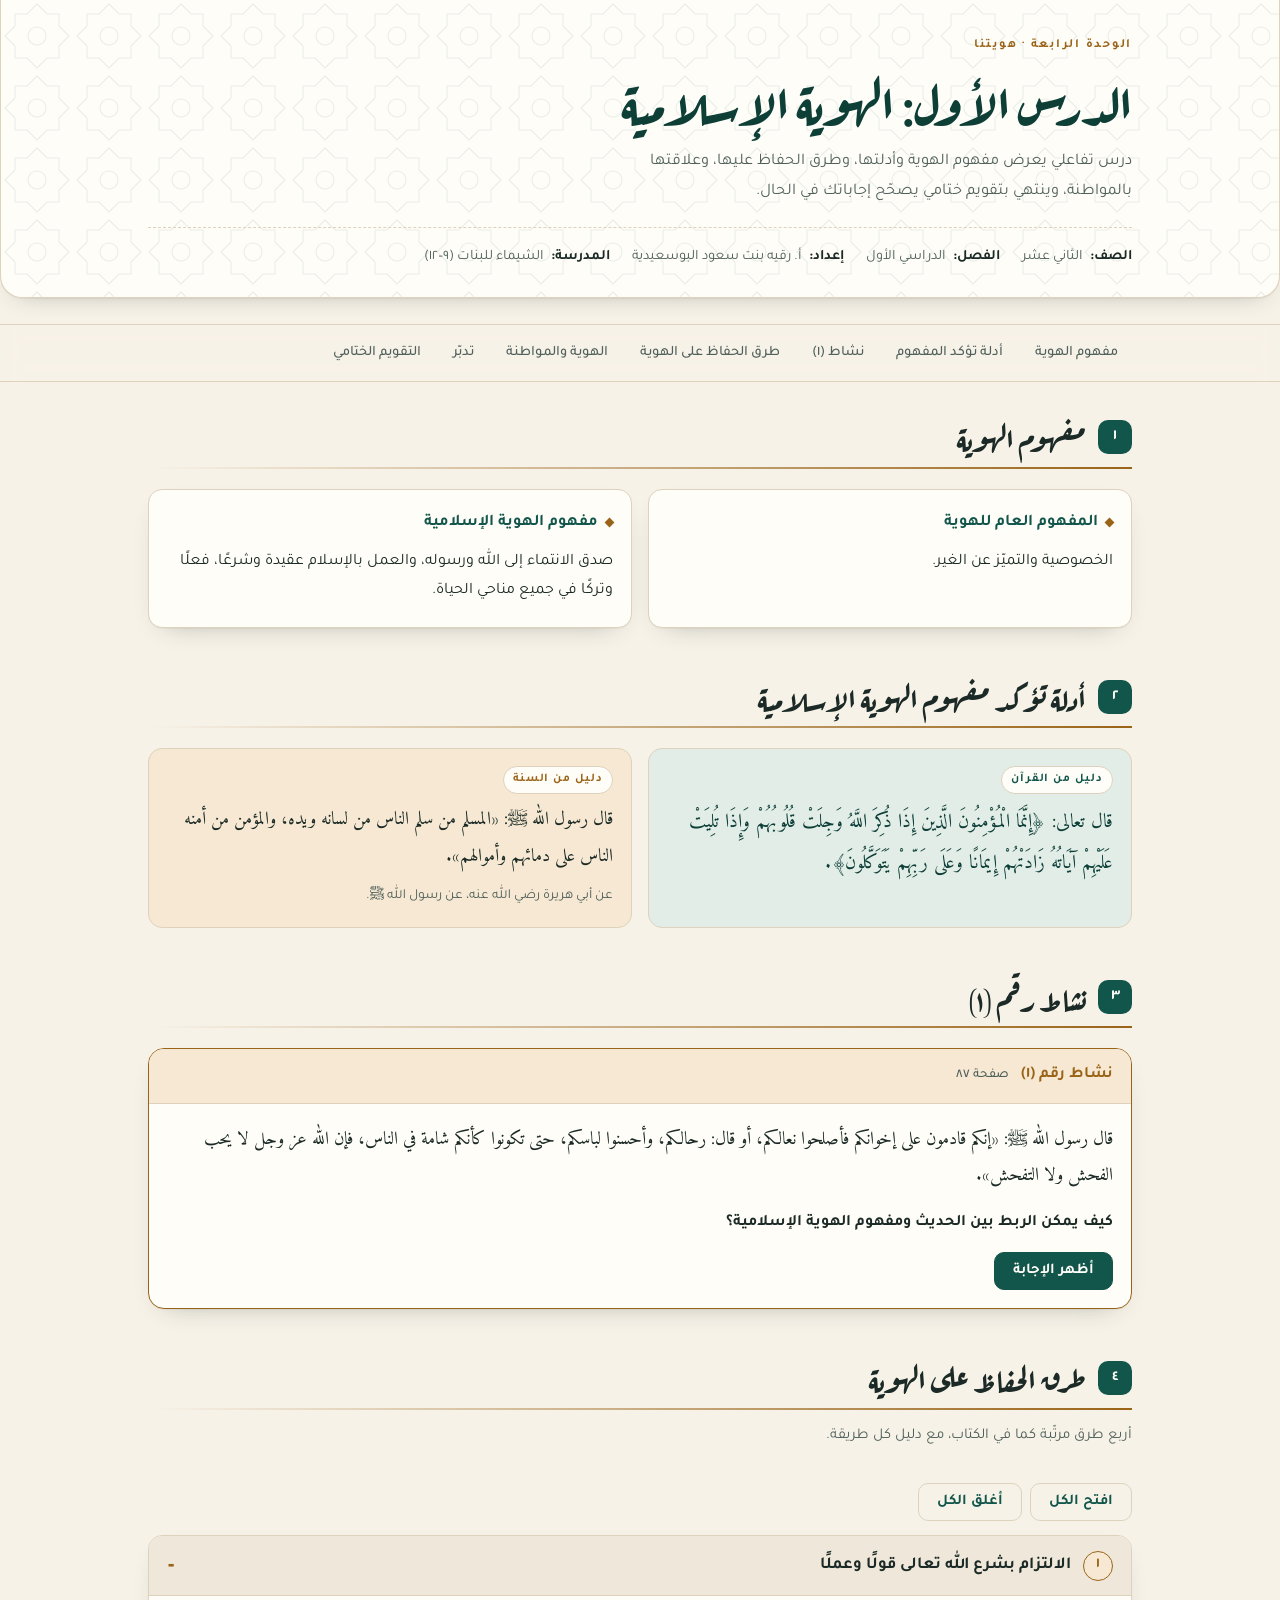
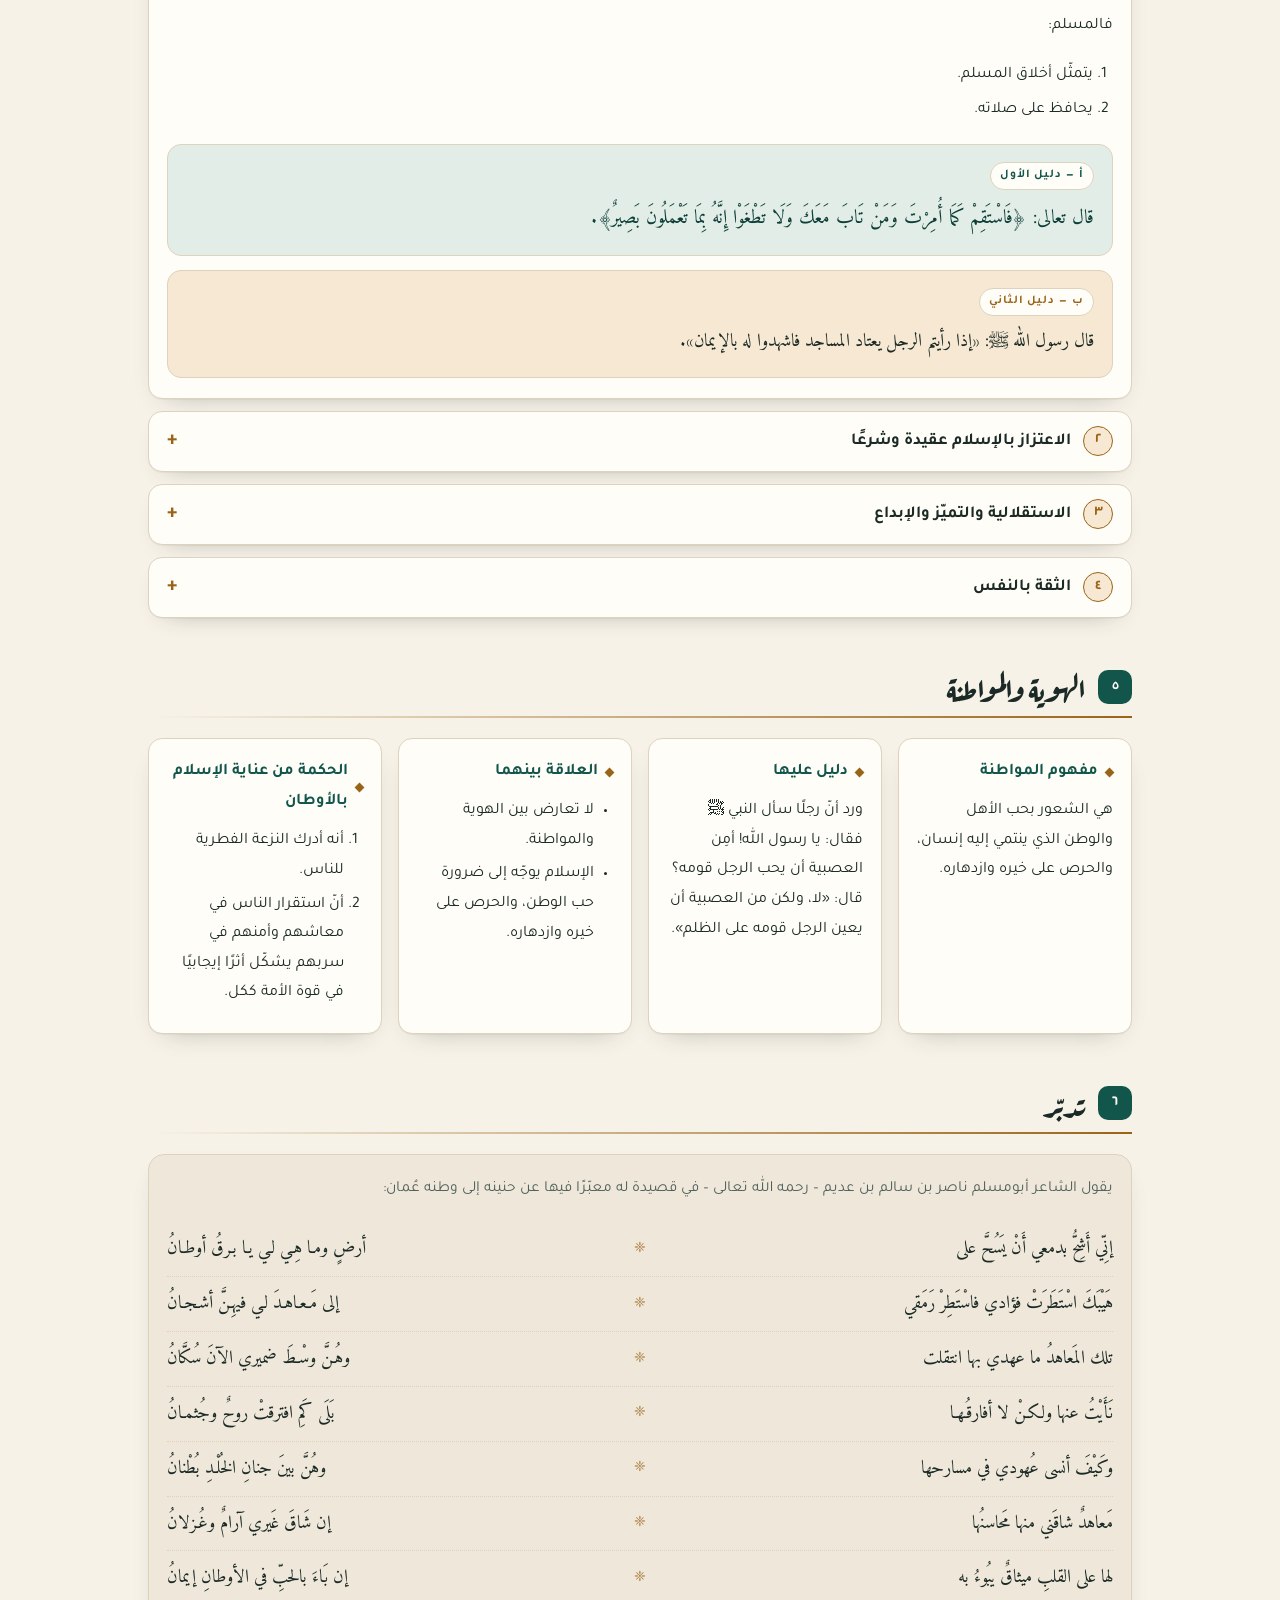
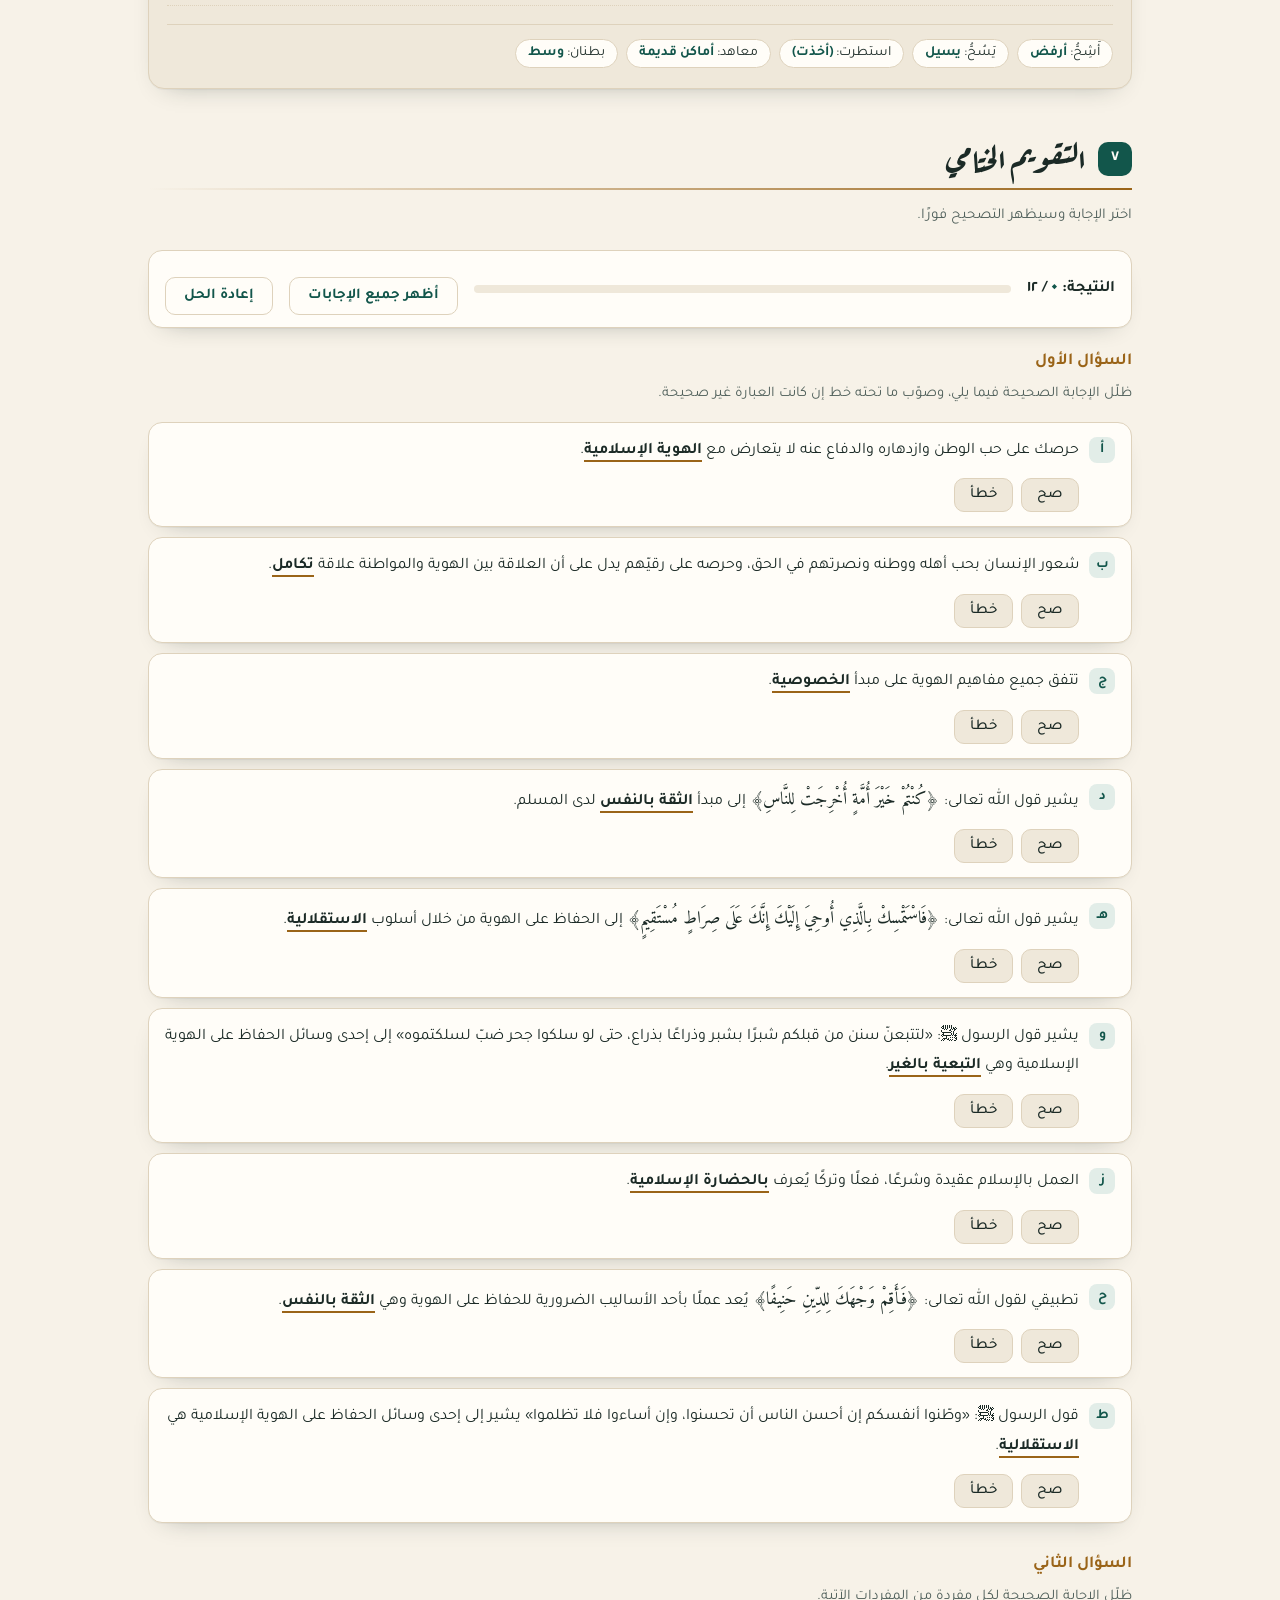
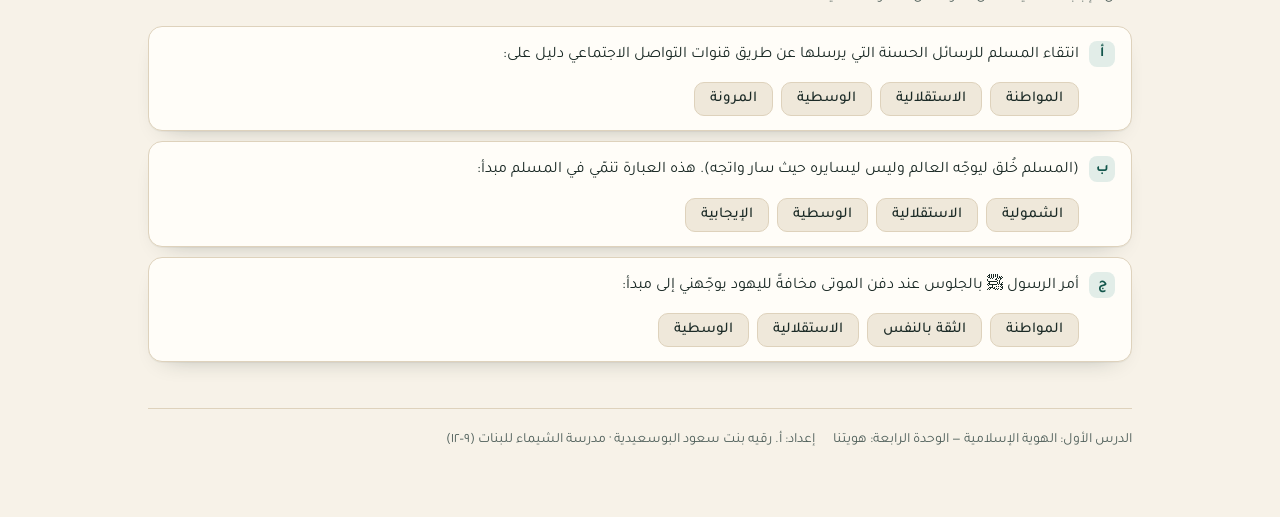
<file: index.html>
<!DOCTYPE html>
<html lang="ar" dir="rtl">
<head>
<meta charset="UTF-8">
<meta name="viewport" content="width=device-width, initial-scale=1.0, viewport-fit=cover">
<meta name="color-scheme" content="light dark">
<meta name="description" content="درس تفاعلي: الهوية الإسلامية — الوحدة الرابعة: هويتنا، الصف الثاني عشر، الفصل الدراسي الأول. إعداد: أ. رقيه بنت سعود البوسعيدية، مدرسة الشيماء للبنات (٩-١٢).">
<meta property="og:type" content="website">
<meta property="og:title" content="الدرس الأول: الهوية الإسلامية">
<meta property="og:description" content="درس تفاعلي للصف الثاني عشر: مفهوم الهوية وأدلتها، وطرق الحفاظ عليها، والهوية والمواطنة، وتدبّر، وتقويم ختامي مصحّح.">
<meta property="og:locale" content="ar_OM">
<link rel="icon" href="data:image/svg+xml,%3Csvg xmlns=%27http://www.w3.org/2000/svg%27 viewBox=%270 0 100 100%27%3E%3Ctext y=%27.9em%27 font-size=%2790%27%3E%F0%9F%95%8C%3C/text%3E%3C/svg%3E">
<style>
:root{color-scheme:light dark; padding-top:env(safe-area-inset-top,0px); padding-bottom:env(safe-area-inset-bottom,0px)}
body{margin:0}
img{max-width:100%}
[hidden]{display:none!important}
</style>
<title>الهوية الإسلامية</title>
<link rel="stylesheet" href="https://fonts.googleapis.com/css2?family=Aref+Ruqaa:wght@400;700&family=Amiri:wght@400;700&family=Tajawal:wght@300;400;500;700&display=swap">
<style>
:root{
  --paper:#f7f2e8; --surface:#fffdf8; --surface2:#efe8da;
  --ink:#1b2a26; --ink-soft:#50605b; --line:#ded2bc;
  --pine:#12564b; --pine-ink:#0d3f37; --pine-soft:#e2ede8;
  --brass:#9a6418; --brass-soft:#f6e8d2;
  --plum:#6a3049; --plum-soft:#f4e6ec;
  --ok:#1c6f45; --ok-soft:#e3f1e7;
  --no:#9c2f26; --no-soft:#f8e4e1;
  --shadow:0 1px 0 rgba(27,42,38,.04), 0 10px 26px -18px rgba(27,42,38,.45);
  --f-disp:"Aref Ruqaa","Amiri",Georgia,serif;
  --f-body:"Tajawal","Rubik",system-ui,"Segoe UI",sans-serif;
  --f-text:"Amiri","Aref Ruqaa",Georgia,serif;
}
@media (prefers-color-scheme:dark){
  :root:not([data-theme="light"]){
    --paper:#0f1513; --surface:#171f1c; --surface2:#1e2723;
    --ink:#ece4d4; --ink-soft:#a8b3ad; --line:#31403a;
    --pine:#72c3b0; --pine-ink:#9ad7c6; --pine-soft:#152924;
    --brass:#d7a458; --brass-soft:#2a2115;
    --plum:#dda7bd; --plum-soft:#2a1b22;
    --ok:#6cc48f; --ok-soft:#15281d;
    --no:#e58b80; --no-soft:#2b1917;
    --shadow:0 1px 0 rgba(0,0,0,.2), 0 12px 28px -18px rgba(0,0,0,.8);
  }
}
:root[data-theme="dark"]{
  --paper:#0f1513; --surface:#171f1c; --surface2:#1e2723;
  --ink:#ece4d4; --ink-soft:#a8b3ad; --line:#31403a;
  --pine:#72c3b0; --pine-ink:#9ad7c6; --pine-soft:#152924;
  --brass:#d7a458; --brass-soft:#2a2115;
  --plum:#dda7bd; --plum-soft:#2a1b22;
  --ok:#6cc48f; --ok-soft:#15281d;
  --no:#e58b80; --no-soft:#2b1917;
  --shadow:0 1px 0 rgba(0,0,0,.2), 0 12px 28px -18px rgba(0,0,0,.8);
}
*{box-sizing:border-box}
body{
  margin:0; background:var(--paper); color:var(--ink);
  font-family:var(--f-body); font-size:16px; line-height:1.85;
  direction:rtl; text-align:right;
  -webkit-text-size-adjust:100%;
}
.wrap{max-width:1020px; margin:0 auto; padding-inline:18px; padding-block:0 64px}

/* ---------- header ---------- */
.masthead{
  position:relative; overflow:hidden; margin-block:0 26px;
  border:1px solid var(--line); border-top:none;
  border-radius:0 0 22px 22px; background:var(--surface);
  box-shadow:var(--shadow); padding:34px 26px 26px;
}
.masthead::before{
  content:""; position:absolute; inset:0;
  background-image:url("data:image/svg+xml,%3Csvg xmlns='http://www.w3.org/2000/svg' width='72' height='72' viewBox='0 0 72 72'%3E%3Cg fill='none' stroke='%2312564b' stroke-width='1.1'%3E%3Cpath d='M36 4 46 14 58 14 58 26 68 36 58 46 58 58 46 58 36 68 26 58 14 58 14 46 4 36 14 26 14 14 26 14Z'/%3E%3Ccircle cx='36' cy='36' r='9'/%3E%3C/g%3E%3C/svg%3E");
  background-size:72px 72px; opacity:.09; pointer-events:none;
}
:root[data-theme="dark"] .masthead::before{opacity:.15}
@media (prefers-color-scheme:dark){:root:not([data-theme="light"]) .masthead::before{opacity:.15}}
.masthead>*{position:relative}
.eyebrow{
  font-size:.78rem; letter-spacing:.14em; text-transform:uppercase;
  color:var(--brass); font-weight:700; margin:0 0 6px;
}
h1{
  font-family:var(--f-disp); font-weight:700; margin:0;
  font-size:clamp(2.1rem,7vw,3.4rem); line-height:1.35;
  color:var(--pine-ink); text-wrap:balance;
}
:root[data-theme="dark"] h1{color:var(--pine-ink)}
.lead{margin:10px 0 0; max-width:60ch; color:var(--ink-soft); font-size:1.02rem}
.credits{
  margin-top:20px; padding-top:16px; border-top:1px dashed var(--line);
  display:flex; flex-wrap:wrap; gap:8px 22px; font-size:.9rem; color:var(--ink-soft);
}
.credits b{color:var(--ink); font-weight:700}
.credits span{display:flex; gap:7px; align-items:baseline}

/* ---------- nav ---------- */
nav.toc{
  position:sticky; top:env(safe-area-inset-top,0px); z-index:9;
  background:var(--paper);
  background:color-mix(in srgb,var(--paper) 88%,transparent);
  backdrop-filter:blur(10px);
  border-block:1px solid var(--line); margin-bottom:32px;
}
nav.toc ul{
  display:flex; gap:4px; list-style:none; margin:0; padding:8px 0;
  overflow-x:auto; scrollbar-width:thin;
}
nav.toc a{
  display:block; white-space:nowrap; text-decoration:none;
  padding:6px 13px; border-radius:999px; font-size:.9rem; font-weight:500;
  color:var(--ink-soft); border:1px solid transparent;
}
nav.toc a:hover,nav.toc a:focus-visible{color:var(--pine); background:var(--pine-soft); border-color:var(--line)}

/* ---------- sections ---------- */
section{margin-block:0 46px; scroll-margin-top:84px}
.s-head{display:flex; align-items:center; gap:12px; margin-bottom:6px}
.s-num{
  flex:none; width:34px; height:34px; border-radius:10px;
  display:grid; place-items:center; font-weight:700; font-size:.95rem;
  background:var(--pine); color:#fffdf8; font-variant-numeric:tabular-nums;
}
:root[data-theme="dark"] .s-num{color:#0f1513}
@media (prefers-color-scheme:dark){:root:not([data-theme="light"]) .s-num{color:#0f1513}}
h2{
  font-family:var(--f-disp); font-weight:700; margin:0;
  font-size:clamp(1.45rem,4.2vw,2rem); color:var(--ink); line-height:1.45;
}
.s-rule{height:2px; background:linear-gradient(to left,var(--brass),transparent); margin:2px 0 20px; border:0}
.s-note{margin:-8px 0 20px; color:var(--ink-soft); font-size:.94rem}

/* ---------- cards ---------- */
.grid{display:grid; gap:16px}
.g2{grid-template-columns:repeat(auto-fit,minmax(260px,1fr))}
.g4{grid-template-columns:repeat(auto-fit,minmax(215px,1fr))}
.card{
  background:var(--surface); border:1px solid var(--line); border-radius:14px;
  padding:18px 18px 20px; box-shadow:var(--shadow);
}
.card h3{
  margin:0 0 10px; font-size:1.02rem; font-weight:700; color:var(--pine);
  display:flex; align-items:center; gap:8px;
}
.card h3::before{
  content:""; width:7px; height:7px; flex:none; rotate:45deg;
  background:var(--brass);
}
.card p{margin:0; color:var(--ink)}
.card ol,.card ul{margin:0; padding-inline-start:1.2em}
.card li{margin-block:4px}

/* ---------- evidence blocks ---------- */
.proof{
  border:1px solid var(--line); border-radius:14px; padding:16px 18px;
  background:var(--pine-soft); position:relative;
}
.proof.hadith{background:var(--brass-soft)}
.proof .tag{
  display:inline-block; font-size:.74rem; font-weight:700; letter-spacing:.08em;
  padding:2px 9px; border-radius:999px; margin-bottom:8px;
  background:var(--surface); border:1px solid var(--line); color:var(--brass);
}
.proof.ayah .tag{color:var(--pine)}
.ayah-text{
  font-family:var(--f-text); font-size:1.22rem; line-height:2.1;
  color:var(--pine-ink); margin:0;
}
:root[data-theme="dark"] .ayah-text{color:var(--pine-ink)}
.hadith-text{font-family:var(--f-text); font-size:1.14rem; line-height:2; margin:0; color:var(--ink)}
.isnad{display:block; font-family:var(--f-body); font-size:.86rem; color:var(--ink-soft); margin-top:8px}

/* ---------- activity ---------- */
.activity{
  border:1px solid var(--brass); border-radius:16px; overflow:hidden;
  background:var(--surface); box-shadow:var(--shadow);
}
.activity-head{
  background:var(--brass-soft); border-bottom:1px solid var(--line);
  padding:12px 18px; font-weight:700; color:var(--brass);
  display:flex; flex-wrap:wrap; gap:6px 12px; align-items:center;
}
.activity-head .pg{font-size:.82rem; font-weight:500; color:var(--ink-soft)}
.activity-body{padding:18px}
.qline{font-weight:700; margin:14px 0 0; color:var(--ink)}
button{font-family:inherit; font-size:1rem; cursor:pointer}
.btn{
  margin-top:14px; border:1px solid var(--pine); background:var(--pine); color:#fffdf8;
  padding:9px 18px; border-radius:10px; font-weight:700; font-size:.94rem;
}
:root[data-theme="dark"] .btn{color:#0f1513}
@media (prefers-color-scheme:dark){:root:not([data-theme="light"]) .btn{color:#0f1513}}
.btn.ghost{background:transparent; color:var(--pine); border-color:var(--line)}
.btn:hover{filter:brightness(1.07)}
.reveal{
  margin-top:14px; border-inline-start:3px solid var(--ok); background:var(--ok-soft);
  border-radius:0 10px 10px 0; padding:14px 16px;
}
.reveal p{margin:0 0 6px; font-weight:700; color:var(--ok)}
.reveal ol{margin:0; padding-inline-start:1.3em}

/* ---------- methods (accordion) ---------- */
.tools{display:flex; gap:8px; flex-wrap:wrap; margin-bottom:14px}
details.way{
  border:1px solid var(--line); border-radius:14px; background:var(--surface);
  box-shadow:var(--shadow); margin-bottom:12px; overflow:hidden;
}
details.way>summary{
  list-style:none; cursor:pointer; padding:14px 18px;
  display:flex; align-items:center; gap:12px; font-weight:700; font-size:1.05rem;
}
details.way>summary::-webkit-details-marker{display:none}
details.way>summary::after{
  content:"+"; margin-inline-start:auto; font-size:1.3rem; color:var(--brass); line-height:1;
}
details.way[open]>summary::after{content:"–"}
details.way[open]>summary{background:var(--surface2); border-bottom:1px solid var(--line)}
.way-n{
  flex:none; width:30px; height:30px; border-radius:50%; display:grid; place-items:center;
  background:var(--brass-soft); color:var(--brass); border:1px solid var(--brass);
  font-size:.92rem; font-variant-numeric:tabular-nums;
}
.way-body{padding:16px 18px 20px; display:grid; gap:14px}
.way-body>p{margin:0}
.sub{margin:0; padding-inline-start:1.25em}
.sub li{margin-block:5px}

/* ---------- poem ---------- */
.tadabbur{
  border:1px solid var(--line); border-radius:16px; background:var(--surface2);
  padding:20px 18px; box-shadow:var(--shadow);
}
.tadabbur .intro{margin:0 0 18px; color:var(--ink-soft); font-size:.97rem}
.bayt{
  display:grid; grid-template-columns:1fr auto 1fr; gap:6px 14px; align-items:center;
  padding:9px 0; border-bottom:1px dotted var(--line);
  font-family:var(--f-text); font-size:1.15rem; line-height:1.95;
}
.bayt:last-of-type{border-bottom:0}
.bayt .orn{color:var(--brass); font-size:.85rem; opacity:.75}
.bayt .sadr{text-align:right}
.bayt .ajz{text-align:left}
mark.g{
  background:transparent; color:inherit; font-weight:700;
  border-bottom:2px dotted var(--brass); padding-bottom:1px; transition:background .25s;
}
mark.g.on{background:var(--brass-soft); border-radius:4px}
.gloss{
  display:flex; flex-wrap:wrap; gap:8px; margin-top:18px;
  padding-top:14px; border-top:1px solid var(--line);
}
.gloss button{
  background:var(--surface); border:1px solid var(--line); border-radius:999px;
  padding:5px 12px; font-size:.88rem; color:var(--ink);
}
.gloss button:hover,.gloss button[aria-pressed="true"]{border-color:var(--brass); color:var(--brass)}
.gloss b{color:var(--pine)}

/* ---------- quiz ---------- */
.quiz-bar{
  display:flex; flex-wrap:wrap; align-items:center; gap:10px 16px;
  background:var(--surface); border:1px solid var(--line); border-radius:14px;
  padding:12px 16px; margin-bottom:18px; box-shadow:var(--shadow);
}
.score{font-weight:700; font-variant-numeric:tabular-nums}
.score em{font-style:normal; color:var(--pine); font-size:1.25rem}
.meter{flex:1 1 140px; height:8px; border-radius:99px; background:var(--surface2); overflow:hidden; min-width:120px}
.meter i{display:block; height:100%; width:0; background:var(--pine); transition:width .35s}
.qgroup{margin-bottom:26px}
.qgroup>h3{
  font-size:1.05rem; margin:0 0 4px; color:var(--brass); font-weight:700;
}
.qgroup>.hint{margin:0 0 14px; color:var(--ink-soft); font-size:.92rem}
.q{
  background:var(--surface); border:1px solid var(--line); border-radius:14px;
  padding:14px 16px; margin-bottom:10px; box-shadow:var(--shadow);
}
.q-top{display:flex; gap:10px; align-items:flex-start}
.q-key{
  flex:none; min-width:26px; height:26px; padding-inline:5px; border-radius:8px;
  background:var(--pine-soft); color:var(--pine); font-weight:700; font-size:.88rem;
  display:grid; place-items:center;
}
.q-text{margin:0; flex:1}
.q-text u{text-decoration:none; border-bottom:2px solid var(--brass); font-weight:700; padding-bottom:1px}
.q-text .v{font-family:var(--f-text); font-size:1.1rem}
.opts{display:flex; flex-wrap:wrap; gap:8px; margin:12px 0 0; padding:0 36px 0 0}
.opts button{
  border:1px solid var(--line); background:var(--surface2); color:var(--ink);
  border-radius:10px; padding:7px 15px; font-size:.94rem; font-weight:500;
}
.opts button:hover:not(:disabled){border-color:var(--pine); color:var(--pine)}
.opts button:disabled{cursor:default; opacity:.9}
.opts button.picked-ok{background:var(--ok-soft); border-color:var(--ok); color:var(--ok); font-weight:700}
.opts button.picked-no{background:var(--no-soft); border-color:var(--no); color:var(--no); font-weight:700}
.opts button.show-ok{border-color:var(--ok); color:var(--ok); font-weight:700}
.fb{margin:12px 36px 0 0; padding:10px 13px; border-radius:10px; font-size:.95rem}
.fb.good{background:var(--ok-soft); border-inline-start:3px solid var(--ok)}
.fb.bad{background:var(--no-soft); border-inline-start:3px solid var(--no)}
.fb b{color:var(--pine)}
footer.end{
  margin-top:34px; padding-top:18px; border-top:1px solid var(--line);
  color:var(--ink-soft); font-size:.88rem; display:flex; flex-wrap:wrap; gap:6px 18px;
}
@media (max-width:520px){
  .bayt{grid-template-columns:1fr; gap:0; text-align:right}
  .bayt .ajz{text-align:right}
  .bayt .orn{display:none}
  .opts,.fb{padding-inline-end:0; margin-inline-end:0}
}
@media (prefers-reduced-motion:reduce){*{transition:none!important}}
:focus-visible{outline:2px solid var(--brass); outline-offset:2px; border-radius:6px}
</style>
</head>
<body>
<div dir="rtl" lang="ar">
<header class="masthead">
  <div class="wrap" style="padding-block:0">
    <p class="eyebrow">الوحدة الرابعة · هويتنا</p>
    <h1>الدرس الأول: الهوية الإسلامية</h1>
    <p class="lead">درس تفاعلي يعرض مفهوم الهوية وأدلتها، وطرق الحفاظ عليها، وعلاقتها بالمواطنة، وينتهي بتقويم ختامي يصحّح إجاباتك في الحال.</p>
    <div class="credits">
      <span><b>الصف:</b> الثاني عشر</span>
      <span><b>الفصل:</b> الدراسي الأول</span>
      <span><b>إعداد:</b> أ. رقيه بنت سعود البوسعيدية</span>
      <span><b>المدرسة:</b> الشيماء للبنات (٩–١٢)</span>
    </div>
  </div>
</header>

<nav class="toc" aria-label="محاور الدرس">
  <div class="wrap" style="padding-block:0">
    <ul>
      <li><a href="#m1">مفهوم الهوية</a></li>
      <li><a href="#m2">أدلة تؤكد المفهوم</a></li>
      <li><a href="#m3">نشاط (١)</a></li>
      <li><a href="#m4">طرق الحفاظ على الهوية</a></li>
      <li><a href="#m5">الهوية والمواطنة</a></li>
      <li><a href="#m6">تدبّر</a></li>
      <li><a href="#m7">التقويم الختامي</a></li>
    </ul>
  </div>
</nav>

<main class="wrap">

  <section id="m1">
    <div class="s-head"><span class="s-num">١</span><h2>مفهوم الهوية</h2></div>
    <hr class="s-rule">
    <div class="grid g2">
      <article class="card">
        <h3>المفهوم العام للهوية</h3>
        <p>الخصوصية والتميّز عن الغير.</p>
      </article>
      <article class="card">
        <h3>مفهوم الهوية الإسلامية</h3>
        <p>صدق الانتماء إلى الله ورسوله، والعمل بالإسلام عقيدة وشرعًا، فعلًا وتركًا في جميع مناحي الحياة.</p>
      </article>
    </div>
  </section>

  <section id="m2">
    <div class="s-head"><span class="s-num">٢</span><h2>أدلة تؤكد مفهوم الهوية الإسلامية</h2></div>
    <hr class="s-rule">
    <div class="grid g2">
      <div class="proof ayah">
        <span class="tag">دليل من القرآن</span>
        <p class="ayah-text">قال تعالى: ﴿إِنَّمَا الْمُؤْمِنُونَ الَّذِينَ إِذَا ذُكِرَ اللَّهُ وَجِلَتْ قُلُوبُهُمْ وَإِذَا تُلِيَتْ عَلَيْهِمْ آيَاتُهُ زَادَتْهُمْ إِيمَانًا وَعَلَى رَبِّهِمْ يَتَوَكَّلُونَ﴾.</p>
      </div>
      <div class="proof hadith">
        <span class="tag">دليل من السنة</span>
        <p class="hadith-text">قال رسول الله ﷺ: «المسلم من سلم الناس من لسانه ويده، والمؤمن من أمنه الناس على دمائهم وأموالهم».
          <span class="isnad">عن أبي هريرة رضي الله عنه، عن رسول الله ﷺ.</span>
        </p>
      </div>
    </div>
  </section>

  <section id="m3">
    <div class="s-head"><span class="s-num">٣</span><h2>نشاط رقم (١)</h2></div>
    <hr class="s-rule">
    <div class="activity">
      <div class="activity-head">نشاط رقم (١) <span class="pg">صفحة ٨٧</span></div>
      <div class="activity-body">
        <p class="hadith-text">قال رسول الله ﷺ: «إنكم قادمون على إخوانكم فأصلحوا نعالكم، أو قال: رحالكم، وأحسنوا لباسكم، حتى تكونوا كأنكم شامة في الناس، فإن الله عز وجل لا يحب الفحش ولا التفحش».</p>
        <p class="qline">كيف يمكن الربط بين الحديث ومفهوم الهوية الإسلامية؟</p>
        <button class="btn" id="act1btn" aria-expanded="false" aria-controls="act1ans">أظهر الإجابة</button>
        <div class="reveal" id="act1ans" hidden>
          <p>أنّ الإسلام يريد لأتباعه التميّز بكل المعاني الفضيلة والخصائص النبيلة من خلال:</p>
          <ol>
            <li>الإخلاص لله تعالى.</li>
            <li>حب الله ورسوله.</li>
            <li>العمل بأمر الله ورسوله والانتهاء عمّا نهى الله ورسوله.</li>
          </ol>
        </div>
      </div>
    </div>
  </section>

  <section id="m4">
    <div class="s-head"><span class="s-num">٤</span><h2>طرق الحفاظ على الهوية</h2></div>
    <hr class="s-rule">
    <p class="s-note">أربع طرق مرتّبة كما في الكتاب، مع دليل كل طريقة.</p>
    <div class="tools">
      <button class="btn ghost" id="openAll">افتح الكل</button>
      <button class="btn ghost" id="closeAll">أغلق الكل</button>
    </div>

    <details class="way" open>
      <summary><span class="way-n">١</span> الالتزام بشرع الله تعالى قولًا وعملًا</summary>
      <div class="way-body">
        <p>فالمسلم:</p>
        <ol class="sub">
          <li>يتمثّل أخلاق المسلم.</li>
          <li>يحافظ على صلاته.</li>
        </ol>
        <div class="proof ayah">
          <span class="tag">أ — دليل الأول</span>
          <p class="ayah-text">قال تعالى: ﴿فَاسْتَقِمْ كَمَا أُمِرْتَ وَمَنْ تَابَ مَعَكَ وَلَا تَطْغَوْا إِنَّهُ بِمَا تَعْمَلُونَ بَصِيرٌ﴾.</p>
        </div>
        <div class="proof hadith">
          <span class="tag">ب — دليل الثاني</span>
          <p class="hadith-text">قال رسول الله ﷺ: «إذا رأيتم الرجل يعتاد المساجد فاشهدوا له بالإيمان».</p>
        </div>
      </div>
    </details>

    <details class="way">
      <summary><span class="way-n">٢</span> الاعتزاز بالإسلام عقيدة وشرعًا</summary>
      <div class="way-body">
        <ol class="sub">
          <li>الدفاع عن الإسلام والذبّ عن حياضه.</li>
          <li>عدم التنازل عن أحكامه أو التفريط فيها، مهما كانت الظروف والأحوال، فالإسلام يعلو ولا يُعلى عليه.</li>
        </ol>
        <div class="proof ayah">
          <span class="tag">الدليل</span>
          <p class="ayah-text">قال تعالى: ﴿وَلَا تَهِنُوا وَلَا تَحْزَنُوا وَأَنْتُمُ الْأَعْلَوْنَ إِنْ كُنْتُمْ مُؤْمِنِينَ﴾.</p>
        </div>
      </div>
    </details>

    <details class="way">
      <summary><span class="way-n">٣</span> الاستقلالية والتميّز والإبداع</summary>
      <div class="way-body">
        <p>الاستقلالية والتميّز والإبداع، والابتعاد عن التقليد والاندفاع مع التيار: فالمسلم لم يُخلق ليندفع مع التيار، وليساير الركب البشري حيث اتجه، بل خُلق ليوجّه العالم والمجتمع.</p>
        <div class="proof hadith">
          <span class="tag">الدليل</span>
          <p class="hadith-text">قال رسول الله ﷺ: «لا تكونوا إمّعة؛ تقولون إن أحسن الناس أحسنّا، وإن ظلموا ظلمنا، ولكن وطّنوا أنفسكم إن أحسن الناس أن تحسنوا، وإن أساءوا فلا تظلموا».</p>
        </div>
      </div>
    </details>

    <details class="way">
      <summary><span class="way-n">٤</span> الثقة بالنفس</summary>
      <div class="way-body">
        <p>فهي قاعدة آمنة تسمح بالتفاعل مع الآخرين من منطلق ما نتمتع به من أمّتنا من سموّ وقوة، فلا يأخذنا ما عند الغير إلى درجة الانبهار به، فما نملك أغلى وأعظم.</p>
        <div class="proof ayah">
          <span class="tag">الدليل</span>
          <p class="ayah-text">قال تعالى: ﴿كُنْتُمْ خَيْرَ أُمَّةٍ أُخْرِجَتْ لِلنَّاسِ﴾.</p>
        </div>
      </div>
    </details>
  </section>

  <section id="m5">
    <div class="s-head"><span class="s-num">٥</span><h2>الهوية والمواطنة</h2></div>
    <hr class="s-rule">
    <div class="grid g4">
      <article class="card">
        <h3>مفهوم المواطنة</h3>
        <p>هي الشعور بحب الأهل والوطن الذي ينتمي إليه إنسان، والحرص على خيره وازدهاره.</p>
      </article>
      <article class="card">
        <h3>دليل عليها</h3>
        <p>ورد أنّ رجلًا سأل النبي ﷺ فقال: يا رسول الله! أمِن العصبية أن يحب الرجل قومه؟ قال: «لا، ولكن من العصبية أن يعين الرجل قومه على الظلم».</p>
      </article>
      <article class="card">
        <h3>العلاقة بينهما</h3>
        <ul>
          <li>لا تعارض بين الهوية والمواطنة.</li>
          <li>الإسلام يوجّه إلى ضرورة حب الوطن، والحرص على خيره وازدهاره.</li>
        </ul>
      </article>
      <article class="card">
        <h3>الحكمة من عناية الإسلام بالأوطان</h3>
        <ol>
          <li>أنه أدرك النزعة الفطرية للناس.</li>
          <li>أنّ استقرار الناس في معاشهم وأمنهم في سربهم يشكّل أثرًا إيجابيًا في قوة الأمة ككل.</li>
        </ol>
      </article>
    </div>
  </section>

  <section id="m6">
    <div class="s-head"><span class="s-num">٦</span><h2>تدبّر</h2></div>
    <hr class="s-rule">
    <div class="tadabbur">
      <p class="intro">يقول الشاعر أبومسلم ناصر بن سالم بن عديم – رحمه الله تعالى – في قصيدة له معبّرًا فيها عن حنينه إلى وطنه عُمان:</p>

      <div class="bayt"><span class="sadr">إنِّي أَشِحُّ بدمعي أَنْ يَسُحَّ على</span><span class="orn">❈</span><span class="ajz">أرضٍ ومـا هِـي لـي يـا بـرقُ أوطـانُ</span></div>
      <div class="bayt"><span class="sadr">هَيْبَكَ اسْتَطَرَتْ فؤادي فاسْتَطِرْ رَمَقي</span><span class="orn">❈</span><span class="ajz">إلى مَـعـاهـدَ لـي فيهِـنَّ أشـجـانُ</span></div>
      <div class="bayt"><span class="sadr">تلك المَعاهدُ ما عهدي بها انتقلت</span><span class="orn">❈</span><span class="ajz">وهُـنَّ وسْـطَ ضميري الآنَ سُكَّانُ</span></div>
      <div class="bayt"><span class="sadr">نَأَيْتُ عنها ولكـنْ لا أفارقُـهـا</span><span class="orn">❈</span><span class="ajz">بَلَى كَمِ افترقتْ روحٌ وجُثمـانُ</span></div>
      <div class="bayt"><span class="sadr">وكَيْفَ أنسى عُهودي في مسارحها</span><span class="orn">❈</span><span class="ajz">وهُنَّ بينَ جنانِ الخُلْـدِ بُطْنانُ</span></div>
      <div class="bayt"><span class="sadr">مَعاهدٌ شاقَني منها مَحاسنُها</span><span class="orn">❈</span><span class="ajz">إن شَاقَ غَيري آرامٌ وغُـزلانُ</span></div>
      <div class="bayt"><span class="sadr">لها على القلبِ ميثاقٌ يبُوءُ به</span><span class="orn">❈</span><span class="ajz">إن بَاءَ بالحبِّ في الأوطانِ إيمانُ</span></div>

      <div class="gloss" id="gloss">
        <button type="button" aria-pressed="false" data-w="أشح">أَشِحُّ: <b>أرفض</b></button>
        <button type="button" aria-pressed="false" data-w="يسح">يَسُحُّ: <b>يسيل</b></button>
        <button type="button" aria-pressed="false" data-w="استطرت">استطرت: <b>(أخذت)</b></button>
        <button type="button" aria-pressed="false" data-w="معاهد">معاهد: <b>أماكن قديمة</b></button>
        <button type="button" aria-pressed="false" data-w="بطنان">بطنان: <b>وسط</b></button>
      </div>
    </div>
  </section>

  <section id="m7">
    <div class="s-head"><span class="s-num">٧</span><h2>التقويم الختامي</h2></div>
    <hr class="s-rule">
    <p class="s-note">اختر الإجابة وسيظهر التصحيح فورًا.</p>

    <div class="quiz-bar">
      <span class="score">النتيجة: <em id="sc">٠</em> / ١٢</span>
      <span class="meter"><i id="mt"></i></span>
      <button class="btn ghost" id="showAll">أظهر جميع الإجابات</button>
      <button class="btn ghost" id="resetQ">إعادة الحل</button>
    </div>

    <div class="qgroup">
      <h3>السؤال الأول</h3>
      <p class="hint">ظلّل الإجابة الصحيحة فيما يلي، وصوّب ما تحته خط إن كانت العبارة غير صحيحة.</p>
      <div id="tfBox"></div>
    </div>

    <div class="qgroup">
      <h3>السؤال الثاني</h3>
      <p class="hint">ظلّل الإجابة الصحيحة لكل مفردة من المفردات الآتية.</p>
      <div id="mcBox"></div>
    </div>
  </section>

  <footer class="end">
    <span>الدرس الأول: الهوية الإسلامية — الوحدة الرابعة: هويتنا</span>
    <span>إعداد: أ. رقيه بنت سعود البوسعيدية · مدرسة الشيماء للبنات (٩–١٢)</span>
  </footer>
</main>
</div>

<script>
(function(){
  var ar = function(n){ return String(n).replace(/\d/g, function(d){ return "٠١٢٣٤٥٦٧٨٩"[+d]; }); };

  /* نشاط (١) */
  var ab = document.getElementById("act1btn"), aa = document.getElementById("act1ans");
  ab.addEventListener("click", function(){
    var open = aa.hidden;
    aa.hidden = !open;
    ab.setAttribute("aria-expanded", String(open));
    ab.textContent = open ? "أخفِ الإجابة" : "أظهر الإجابة";
  });

  /* فتح/إغلاق طرق الحفاظ */
  var ways = Array.prototype.slice.call(document.querySelectorAll("details.way"));
  document.getElementById("openAll").addEventListener("click", function(){ ways.forEach(function(d){ d.open = true; }); });
  document.getElementById("closeAll").addEventListener("click", function(){ ways.forEach(function(d){ d.open = false; }); });

  /* معاني المفردات في التدبّر */
  var poemWords = {
    "أشح":"أَشِحُّ", "يسح":"يَسُحَّ", "استطرت":"اسْتَطَرَتْ", "معاهد":"المَعاهدُ", "بطنان":"بُطْنانُ"
  };
  var baytSpans = Array.prototype.slice.call(document.querySelectorAll(".bayt span"));
  document.querySelectorAll("#gloss button").forEach(function(btn){
    btn.addEventListener("click", function(){
      var on = btn.getAttribute("aria-pressed") === "true";
      document.querySelectorAll("#gloss button").forEach(function(b){ b.setAttribute("aria-pressed","false"); });
      baytSpans.forEach(function(s){
        if(s.dataset.orig){ s.innerHTML = s.dataset.orig; }
      });
      if(on) return;
      btn.setAttribute("aria-pressed","true");
      var word = poemWords[btn.dataset.w];
      baytSpans.forEach(function(s){
        if(s.textContent.indexOf(word) === -1) return;
        if(!s.dataset.orig){ s.dataset.orig = s.innerHTML; }
        s.innerHTML = s.dataset.orig.replace(word, '<mark class="g on">' + word + '</mark>');
      });
    });
  });

  /* ---- التقويم الختامي ---- */
  var tf = [
    { k:"أ", t:'حرصك على حب الوطن وازدهاره والدفاع عنه لا يتعارض مع <u>الهوية الإسلامية</u>.', a:true },
    { k:"ب", t:'شعور الإنسان بحب أهله ووطنه ونصرتهم في الحق، وحرصه على رقيّهم يدل على أن العلاقة بين الهوية والمواطنة علاقة <u>تكامل</u>.', a:true },
    { k:"ج", t:'تتفق جميع مفاهيم الهوية على مبدأ <u>الخصوصية</u>.', a:true },
    { k:"د", t:'يشير قول الله تعالى: <span class="v">﴿كُنْتُمْ خَيْرَ أُمَّةٍ أُخْرِجَتْ لِلنَّاسِ﴾</span> إلى مبدأ <u>الثقة بالنفس</u> لدى المسلم.', a:true },
    { k:"هـ", t:'يشير قول الله تعالى: <span class="v">﴿فَاسْتَمْسِكْ بِالَّذِي أُوحِيَ إِلَيْكَ إِنَّكَ عَلَى صِرَاطٍ مُسْتَقِيمٍ﴾</span> إلى الحفاظ على الهوية من خلال أسلوب <u>الاستقلالية</u>.', a:false, fix:"الالتزام بشرع الله تعالى" },
    { k:"و", t:'يشير قول الرسول ﷺ: «لتتبعنّ سنن من قبلكم شبرًا بشبر وذراعًا بذراع، حتى لو سلكوا جحر ضبّ لسلكتموه» إلى إحدى وسائل الحفاظ على الهوية الإسلامية وهي <u>التبعية بالغير</u>.', a:false, fix:"الاستقلالية" },
    { k:"ز", t:'العمل بالإسلام عقيدة وشرعًا، فعلًا وتركًا يُعرف <u>بالحضارة الإسلامية</u>.', a:false, fix:"الهوية الإسلامية" },
    { k:"ح", t:'تطبيقي لقول الله تعالى: <span class="v">﴿فَأَقِمْ وَجْهَكَ لِلدِّينِ حَنِيفًا﴾</span> يُعد عملًا بأحد الأساليب الضرورية للحفاظ على الهوية وهي <u>الثقة بالنفس</u>.', a:false, fix:"الالتزام بشرع الله تعالى" },
    { k:"ط", t:'قول الرسول ﷺ: «وطّنوا أنفسكم إن أحسن الناس أن تحسنوا، وإن أساءوا فلا تظلموا» يشير إلى إحدى وسائل الحفاظ على الهوية الإسلامية هي <u>الاستقلالية</u>.', a:true }
  ];
  var mc = [
    { k:"أ", t:'انتقاء المسلم للرسائل الحسنة التي يرسلها عن طريق قنوات التواصل الاجتماعي دليل على:', o:["المواطنة","الاستقلالية","الوسطية","المرونة"], a:1 },
    { k:"ب", t:'(المسلم خُلق ليوجّه العالم وليس ليسايره حيث سار واتجه). هذه العبارة تنمّي في المسلم مبدأ:', o:["الشمولية","الاستقلالية","الوسطية","الإيجابية"], a:1 },
    { k:"ج", t:'أمر الرسول ﷺ بالجلوس عند دفن الموتى مخافةً لليهود يوجّهني إلى مبدأ:', o:["المواطنة","الثقة بالنفس","الاستقلالية","الوسطية"], a:2 }
  ];

  var total = tf.length + mc.length, answered = {}, correct = {};

  function update(){
    var n = 0, done = 0;
    for(var k in correct){ if(correct[k]) n++; }
    for(var j in answered){ done++; }
    document.getElementById("sc").textContent = ar(n);
    document.getElementById("mt").style.width = (done/total*100) + "%";
  }

  function card(id, key, text){
    var q = document.createElement("div");
    q.className = "q";
    q.id = id;
    q.innerHTML = '<div class="q-top"><span class="q-key">' + key + '</span><p class="q-text">' + text + '</p></div>'
                + '<div class="opts"></div><div class="fb" hidden></div>';
    return q;
  }

  var tfBox = document.getElementById("tfBox");
  tf.forEach(function(item, i){
    var id = "tf" + i, q = card(id, item.k, item.t);
    var opts = q.querySelector(".opts"), fb = q.querySelector(".fb");
    [["صح", true], ["خطأ", false]].forEach(function(pair){
      var b = document.createElement("button");
      b.type = "button"; b.textContent = pair[0]; b.dataset.val = String(pair[1]);
      b.addEventListener("click", function(){
        if(answered[id]) return;
        answered[id] = true;
        var ok = (pair[1] === item.a);
        correct[id] = ok;
        b.className = ok ? "picked-ok" : "picked-no";
        opts.querySelectorAll("button").forEach(function(x){
          x.disabled = true;
          if(x.dataset.val === String(item.a) && x !== b) x.className = "show-ok";
        });
        fb.hidden = false;
        fb.className = "fb " + (ok ? "good" : "bad");
        fb.innerHTML = item.a
          ? (ok ? "أحسنت ✓ العبارة <b>صحيحة</b> كما هي." : "الإجابة الصحيحة: <b>صح</b> — العبارة صحيحة كما هي.")
          : "الإجابة الصحيحة: <b>خطأ</b> — والصواب: <b>" + item.fix + "</b>.";
        update();
      });
      opts.appendChild(b);
    });
    tfBox.appendChild(q);
  });

  var mcBox = document.getElementById("mcBox");
  mc.forEach(function(item, i){
    var id = "mc" + i, q = card(id, item.k, item.t);
    var opts = q.querySelector(".opts"), fb = q.querySelector(".fb");
    item.o.forEach(function(label, idx){
      var b = document.createElement("button");
      b.type = "button"; b.textContent = label; b.dataset.idx = String(idx);
      b.addEventListener("click", function(){
        if(answered[id]) return;
        answered[id] = true;
        var ok = (idx === item.a);
        correct[id] = ok;
        b.className = ok ? "picked-ok" : "picked-no";
        opts.querySelectorAll("button").forEach(function(x){
          x.disabled = true;
          if(+x.dataset.idx === item.a && x !== b) x.className = "show-ok";
        });
        fb.hidden = false;
        fb.className = "fb " + (ok ? "good" : "bad");
        fb.innerHTML = ok ? "أحسنت ✓ الإجابة الصحيحة: <b>" + item.o[item.a] + "</b>."
                          : "الإجابة الصحيحة: <b>" + item.o[item.a] + "</b>.";
        update();
      });
      opts.appendChild(b);
    });
    mcBox.appendChild(q);
  });

  document.getElementById("showAll").addEventListener("click", function(){
    tf.forEach(function(item, i){
      var q = document.getElementById("tf" + i);
      if(answered["tf" + i]) return;
      q.querySelectorAll(".opts button").forEach(function(x){
        x.disabled = true;
        if(x.dataset.val === String(item.a)) x.className = "show-ok";
      });
      var fb = q.querySelector(".fb");
      fb.hidden = false; fb.className = "fb good";
      fb.innerHTML = item.a ? "الإجابة: <b>صح</b> — العبارة صحيحة كما هي."
                            : "الإجابة: <b>خطأ</b> — والصواب: <b>" + item.fix + "</b>.";
    });
    mc.forEach(function(item, i){
      var q = document.getElementById("mc" + i);
      if(answered["mc" + i]) return;
      q.querySelectorAll(".opts button").forEach(function(x){
        x.disabled = true;
        if(+x.dataset.idx === item.a) x.className = "show-ok";
      });
      var fb = q.querySelector(".fb");
      fb.hidden = false; fb.className = "fb good";
      fb.innerHTML = "الإجابة: <b>" + item.o[item.a] + "</b>.";
    });
  });

  document.getElementById("resetQ").addEventListener("click", function(){
    answered = {}; correct = {};
    document.querySelectorAll(".q").forEach(function(q){
      q.querySelectorAll(".opts button").forEach(function(x){ x.disabled = false; x.className = ""; });
      var fb = q.querySelector(".fb"); fb.hidden = true; fb.innerHTML = "";
    });
    update();
  });

  update();
})();
</script>
</body>
</html>
</file>
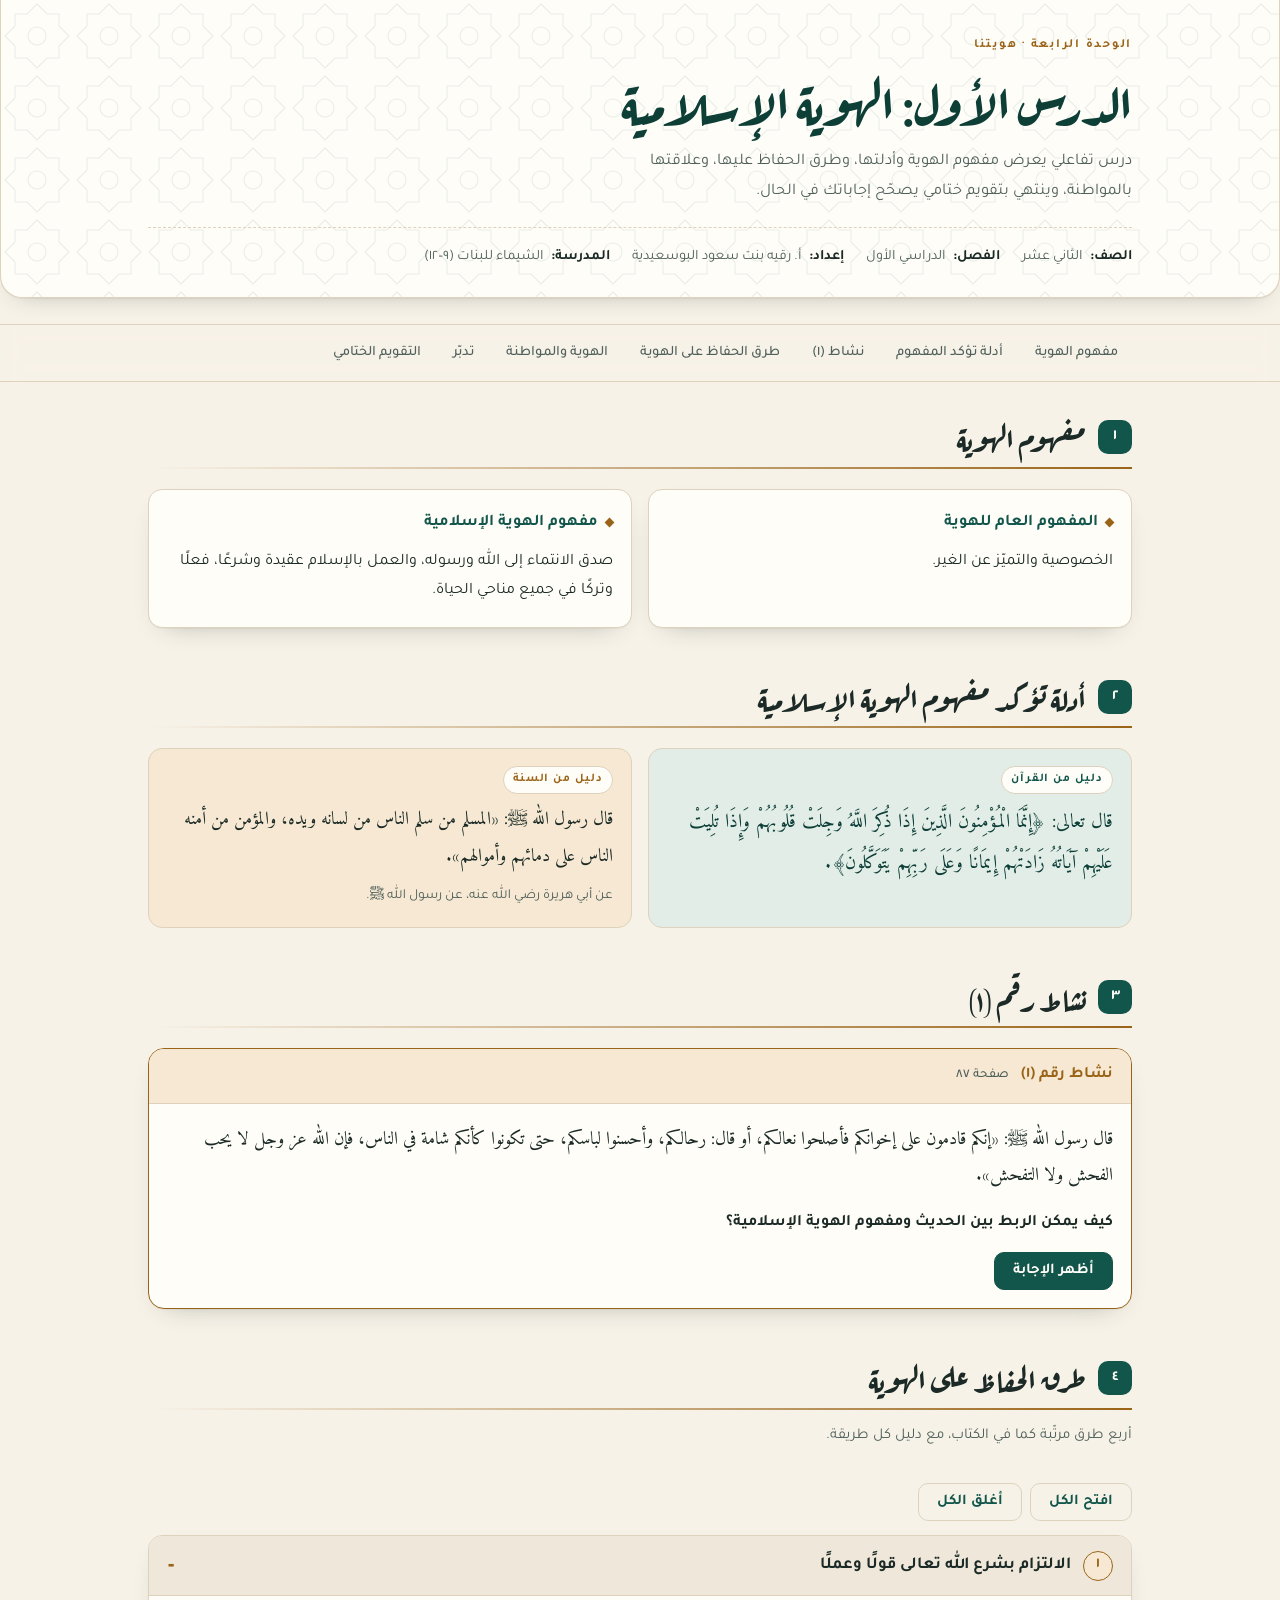
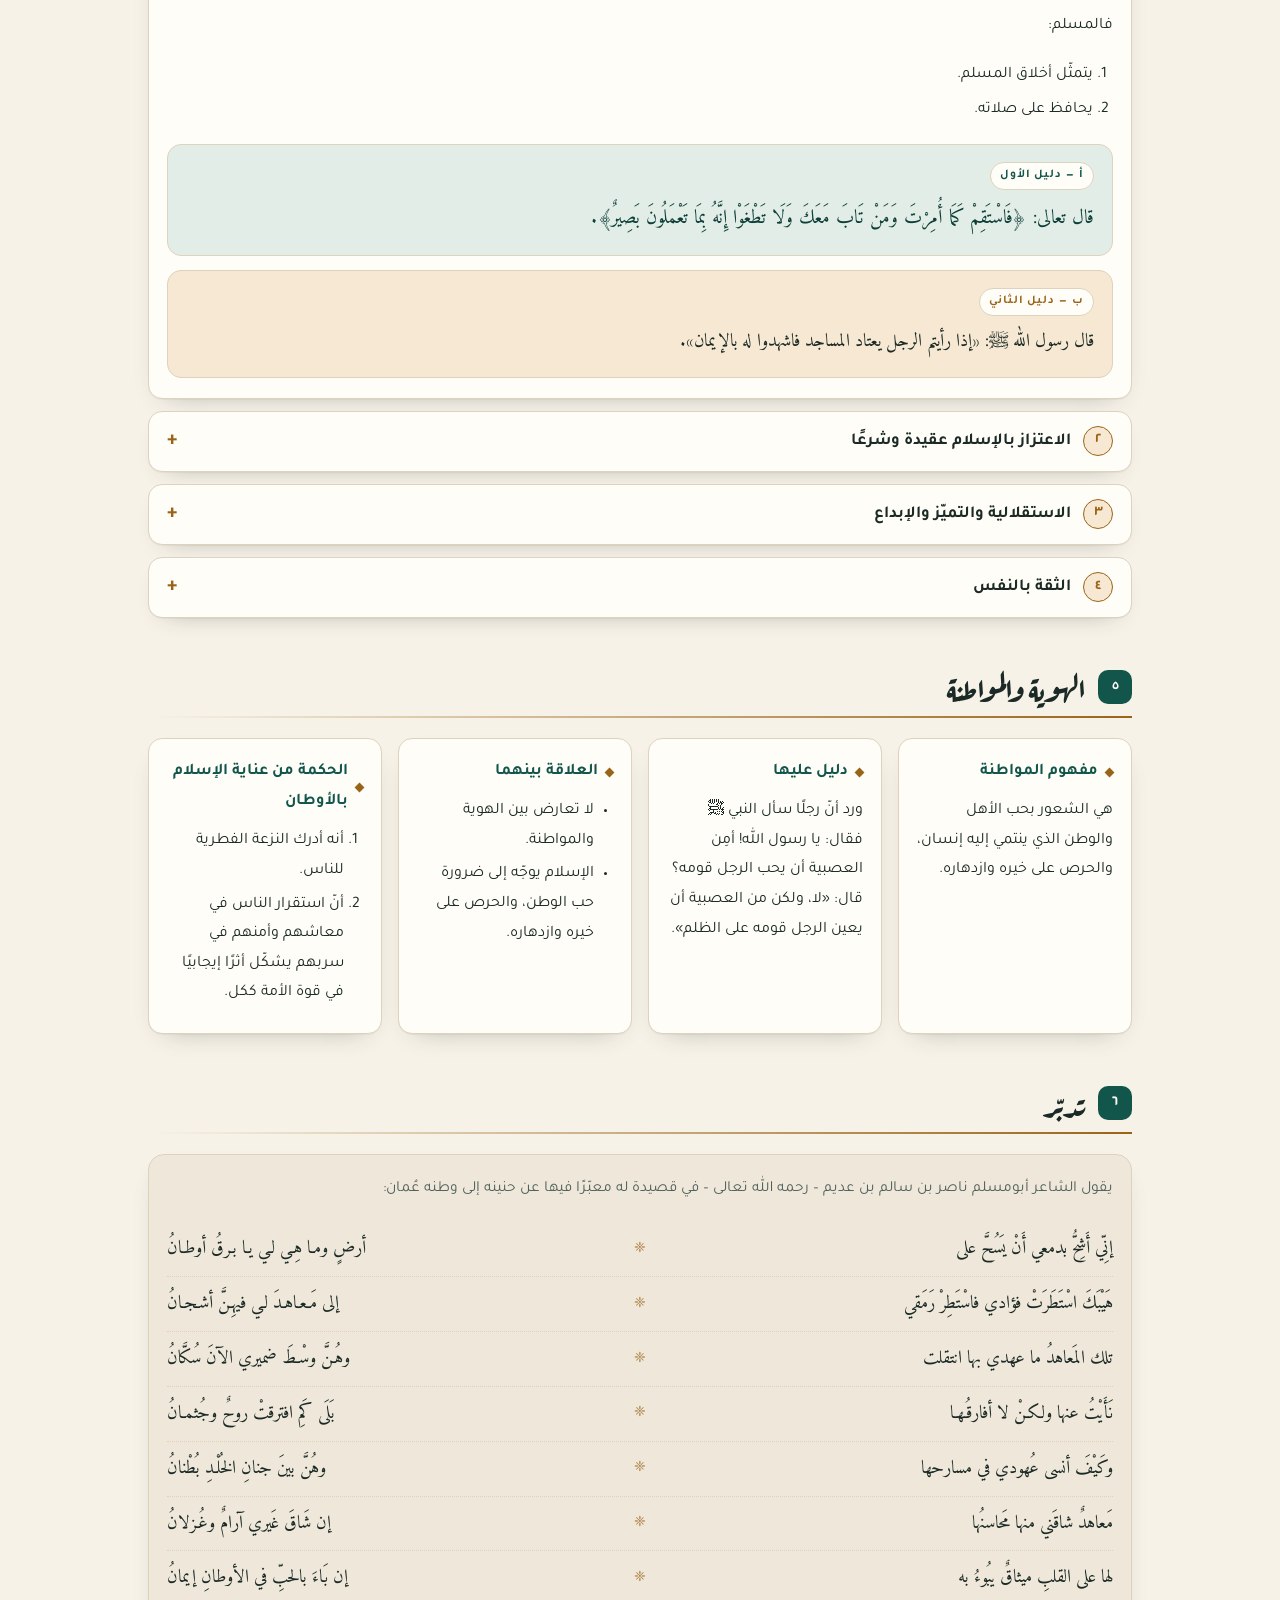
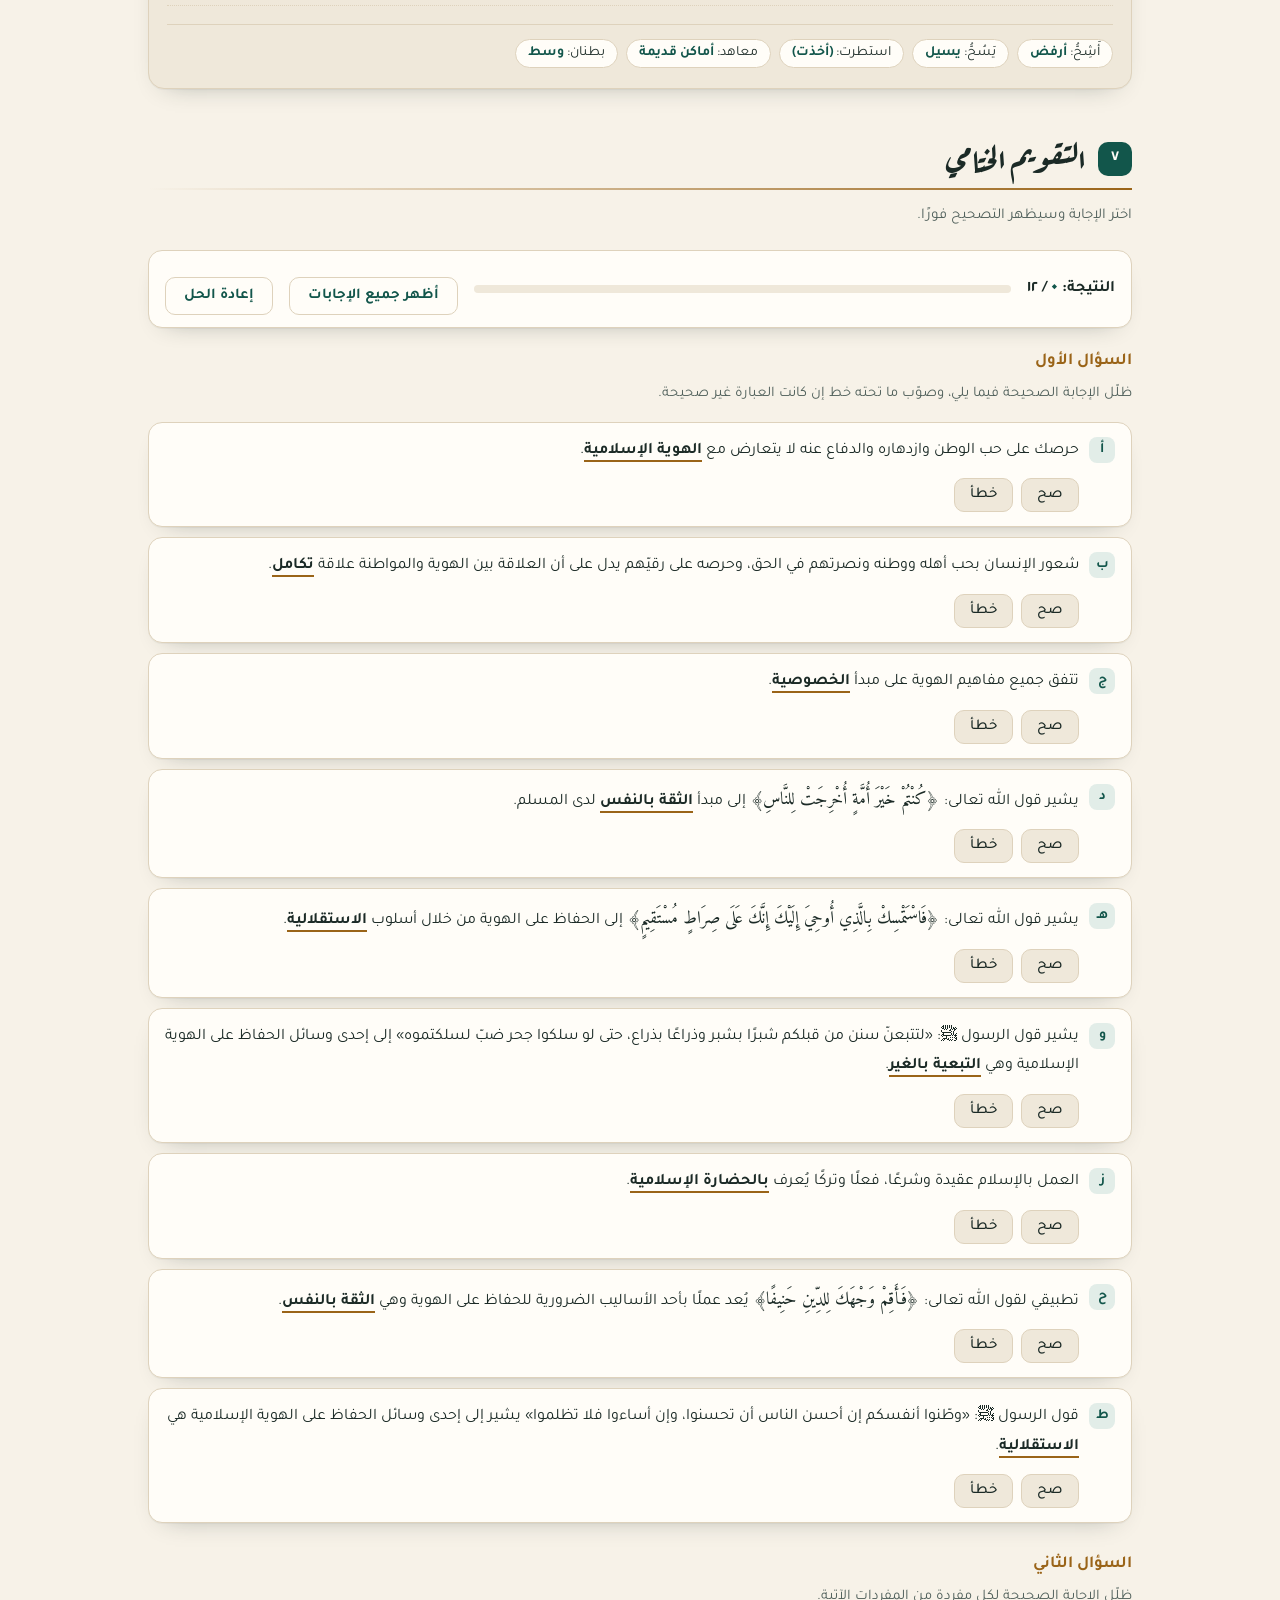
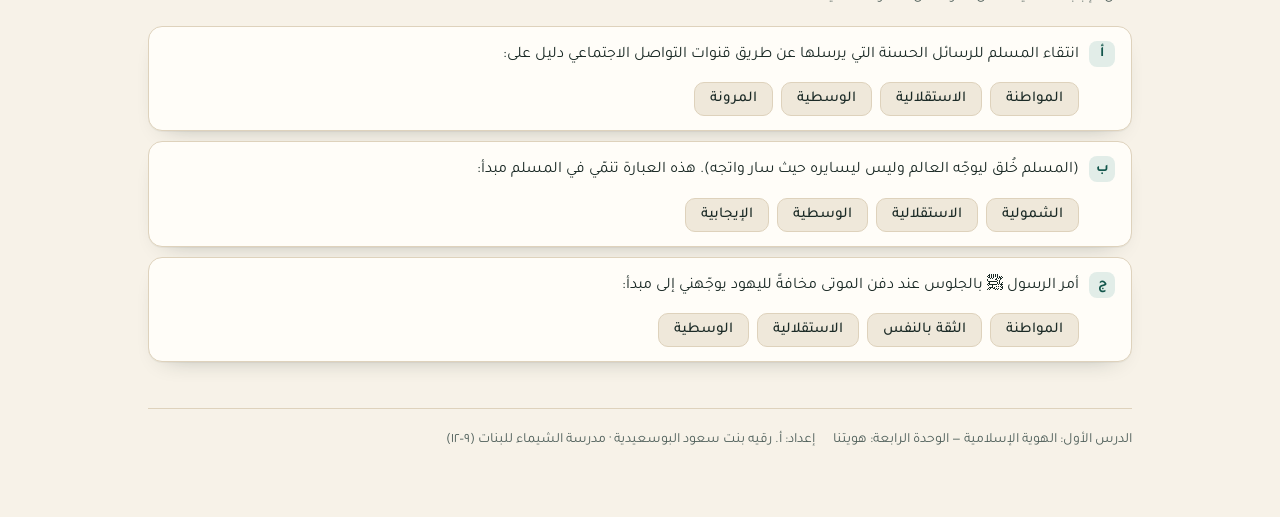
<file: islamic-identity-lesson.html>
<!DOCTYPE html>
<html lang="ar" dir="rtl">
<head>
<meta charset="UTF-8">
<meta http-equiv="refresh" content="0; url=./">
<link rel="canonical" href="./">
<title>الهوية الإسلامية</title>
</head>
<body style="font-family:system-ui;text-align:center;padding:3rem 1rem">
<p>تم نقل الدرس إلى <a href="./">الصفحة الرئيسية</a>.</p>
</body>
</html>
</file>
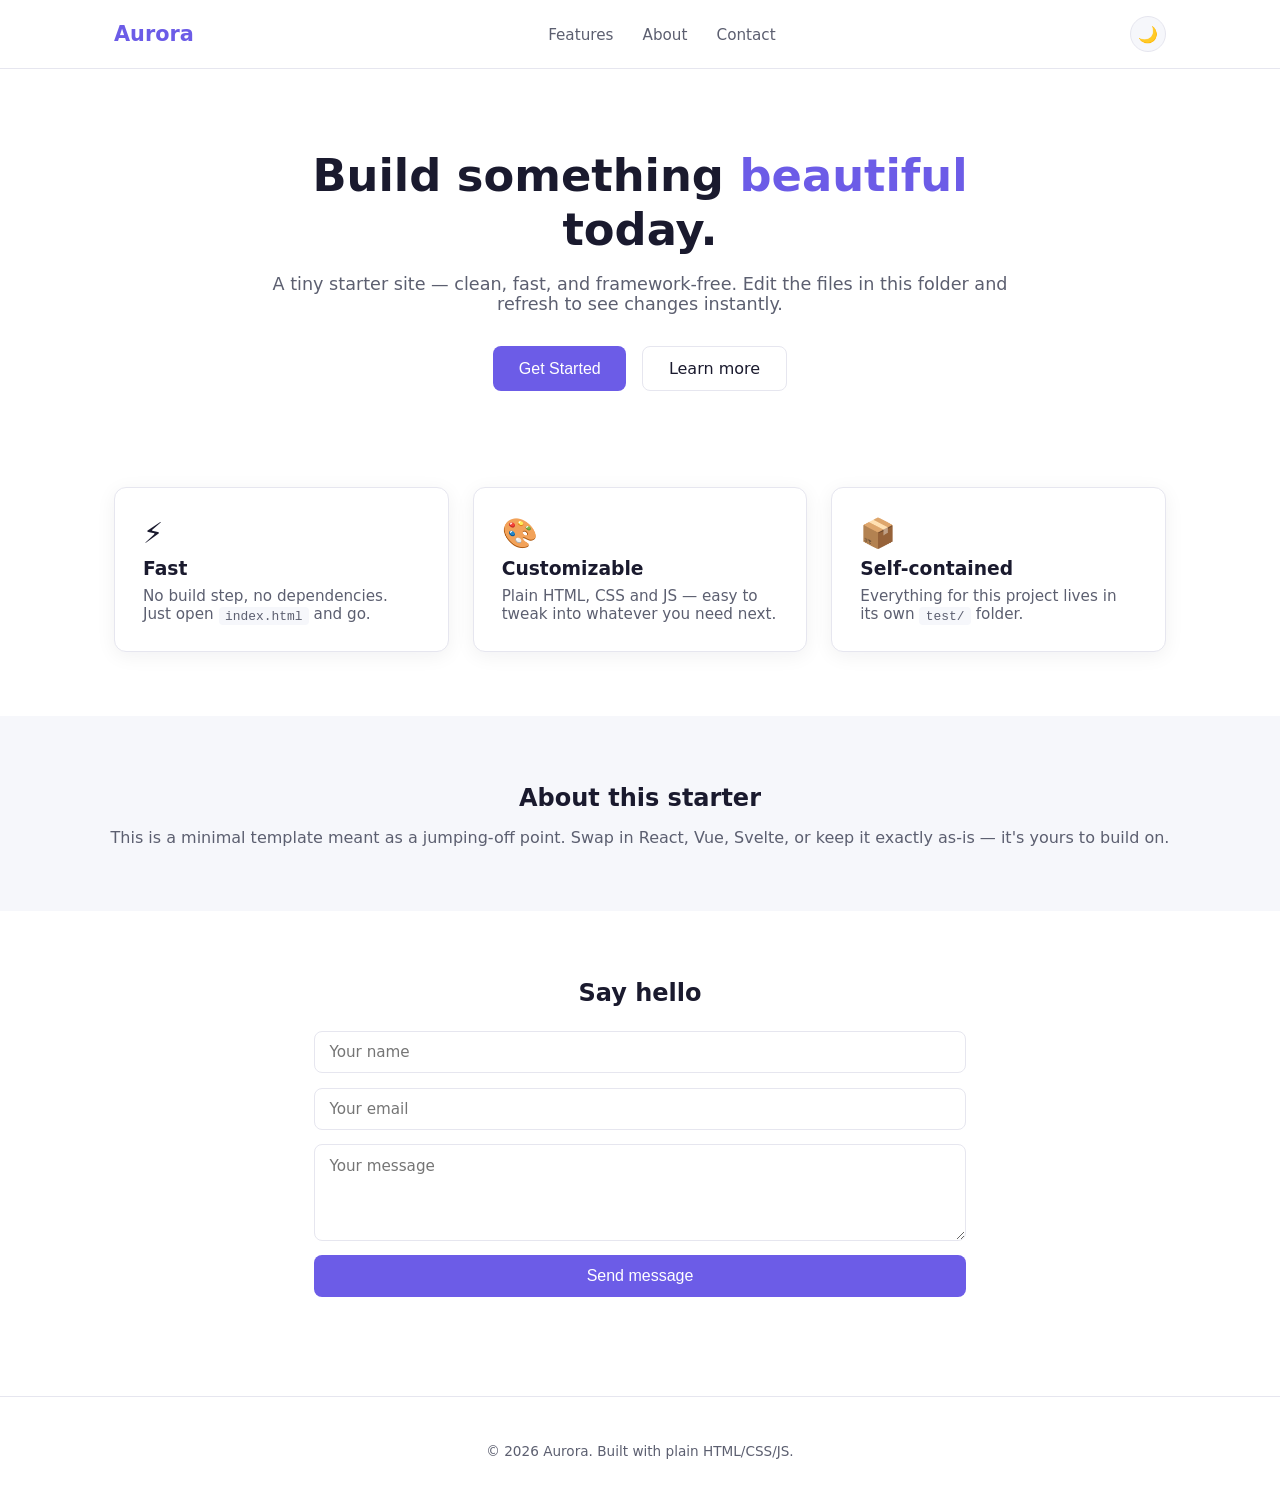
<file: landing.html>
<!DOCTYPE html>
<html lang="en">
<head>
<meta charset="UTF-8">
<meta name="viewport" content="width=device-width, initial-scale=1.0">
<title>Aurora — Simple Landing Page</title>
<link rel="stylesheet" href="style.css">
</head>
<body>

<header class="nav">
  <div class="nav-inner">
    <div class="logo">Aurora</div>
    <nav>
      <a href="#features">Features</a>
      <a href="#about">About</a>
      <a href="#contact">Contact</a>
    </nav>
    <button class="theme-toggle" id="themeToggle" aria-label="Toggle dark mode">🌙</button>
  </div>
</header>

<main>
  <section class="hero">
    <h1>Build something <span>beautiful</span> today.</h1>
    <p>A tiny starter site — clean, fast, and framework-free. Edit the files in this folder and refresh to see changes instantly.</p>
    <div class="hero-actions">
      <button class="btn primary" id="ctaBtn">Get Started</button>
      <a class="btn secondary" href="#features">Learn more</a>
    </div>
  </section>

  <section class="features" id="features">
    <div class="feature-card">
      <div class="icon">⚡</div>
      <h3>Fast</h3>
      <p>No build step, no dependencies. Just open <code>index.html</code> and go.</p>
    </div>
    <div class="feature-card">
      <div class="icon">🎨</div>
      <h3>Customizable</h3>
      <p>Plain HTML, CSS and JS — easy to tweak into whatever you need next.</p>
    </div>
    <div class="feature-card">
      <div class="icon">📦</div>
      <h3>Self-contained</h3>
      <p>Everything for this project lives in its own <code>test/</code> folder.</p>
    </div>
  </section>

  <section class="about" id="about">
    <h2>About this starter</h2>
    <p>This is a minimal template meant as a jumping-off point. Swap in React, Vue, Svelte, or keep it exactly as-is — it's yours to build on.</p>
  </section>

  <section class="contact" id="contact">
    <h2>Say hello</h2>
    <form id="contactForm">
      <input type="text" placeholder="Your name" required>
      <input type="email" placeholder="Your email" required>
      <textarea placeholder="Your message" rows="4" required></textarea>
      <button type="submit" class="btn primary">Send message</button>
    </form>
    <p class="form-status" id="formStatus"></p>
  </section>
</main>

<footer>
  <p>&copy; <span id="year"></span> Aurora. Built with plain HTML/CSS/JS.</p>
</footer>

<script src="script.js"></script>
</body>
</html>
</file>
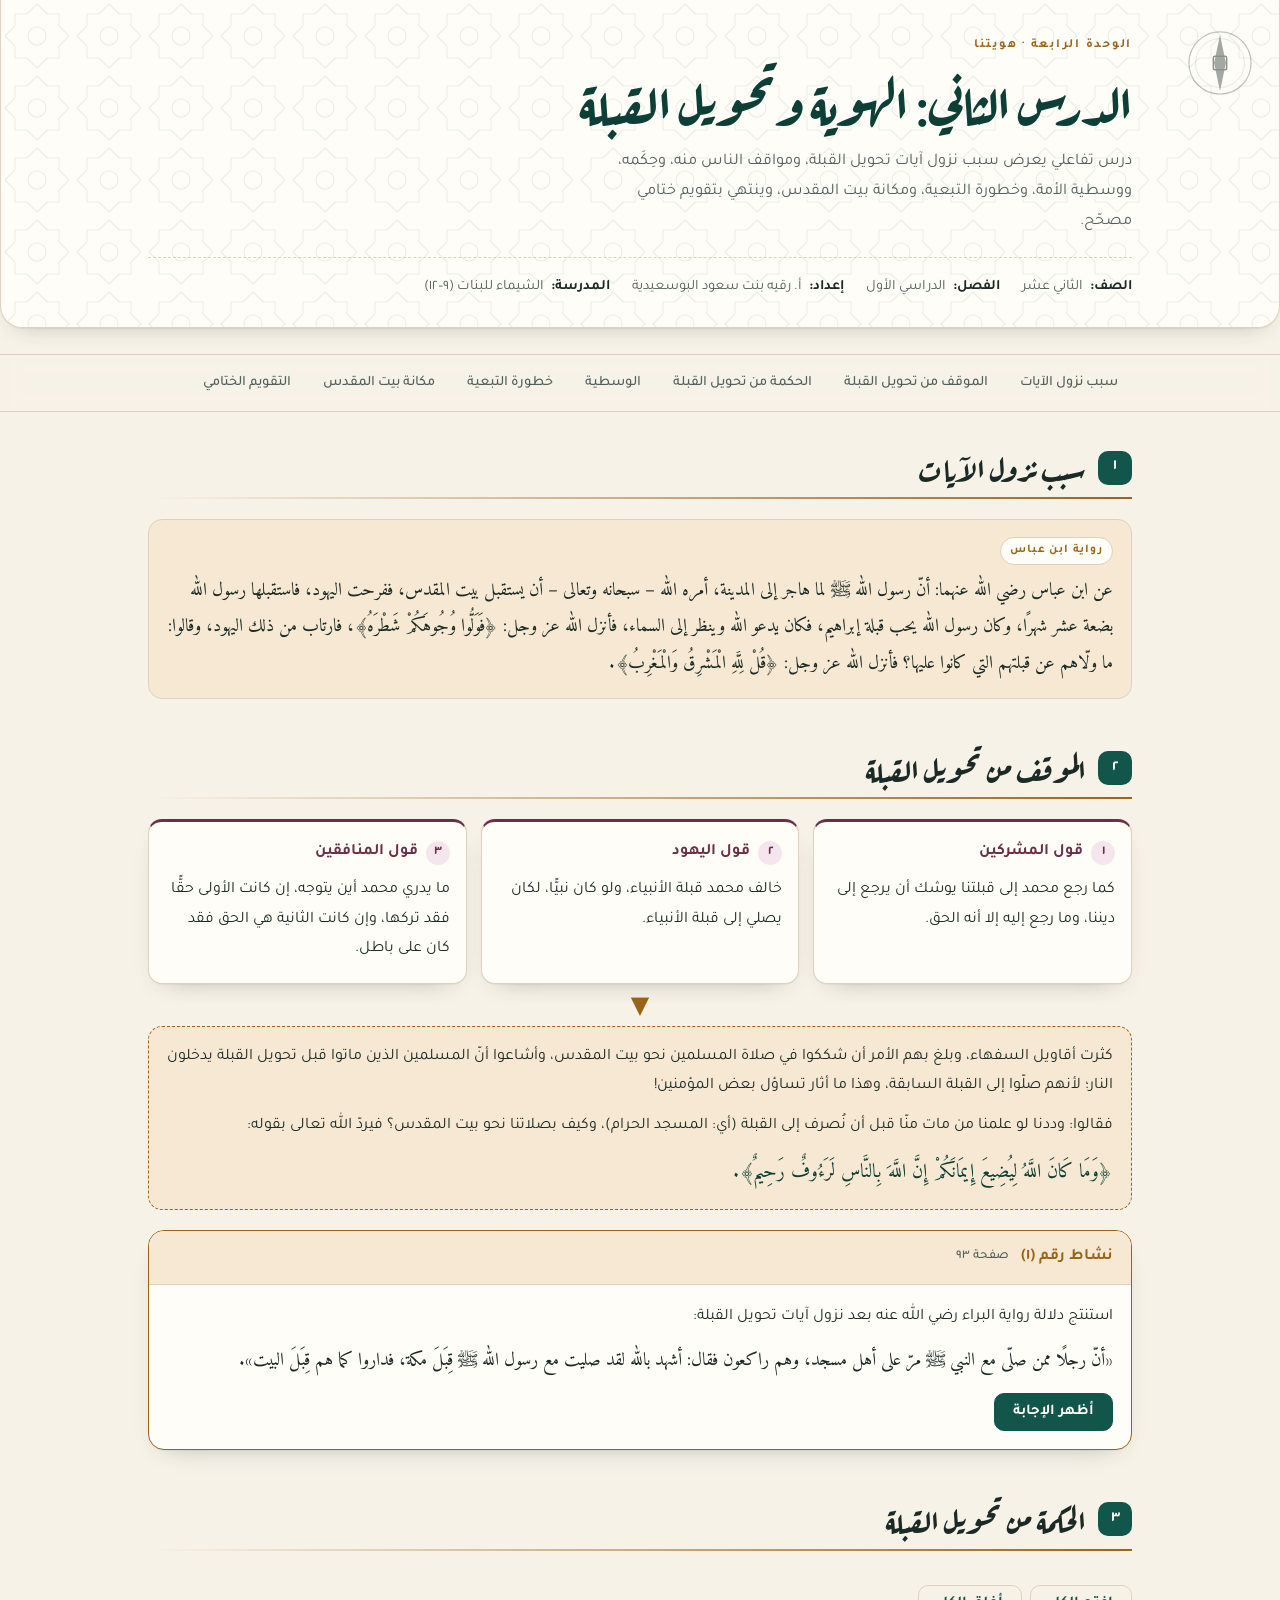
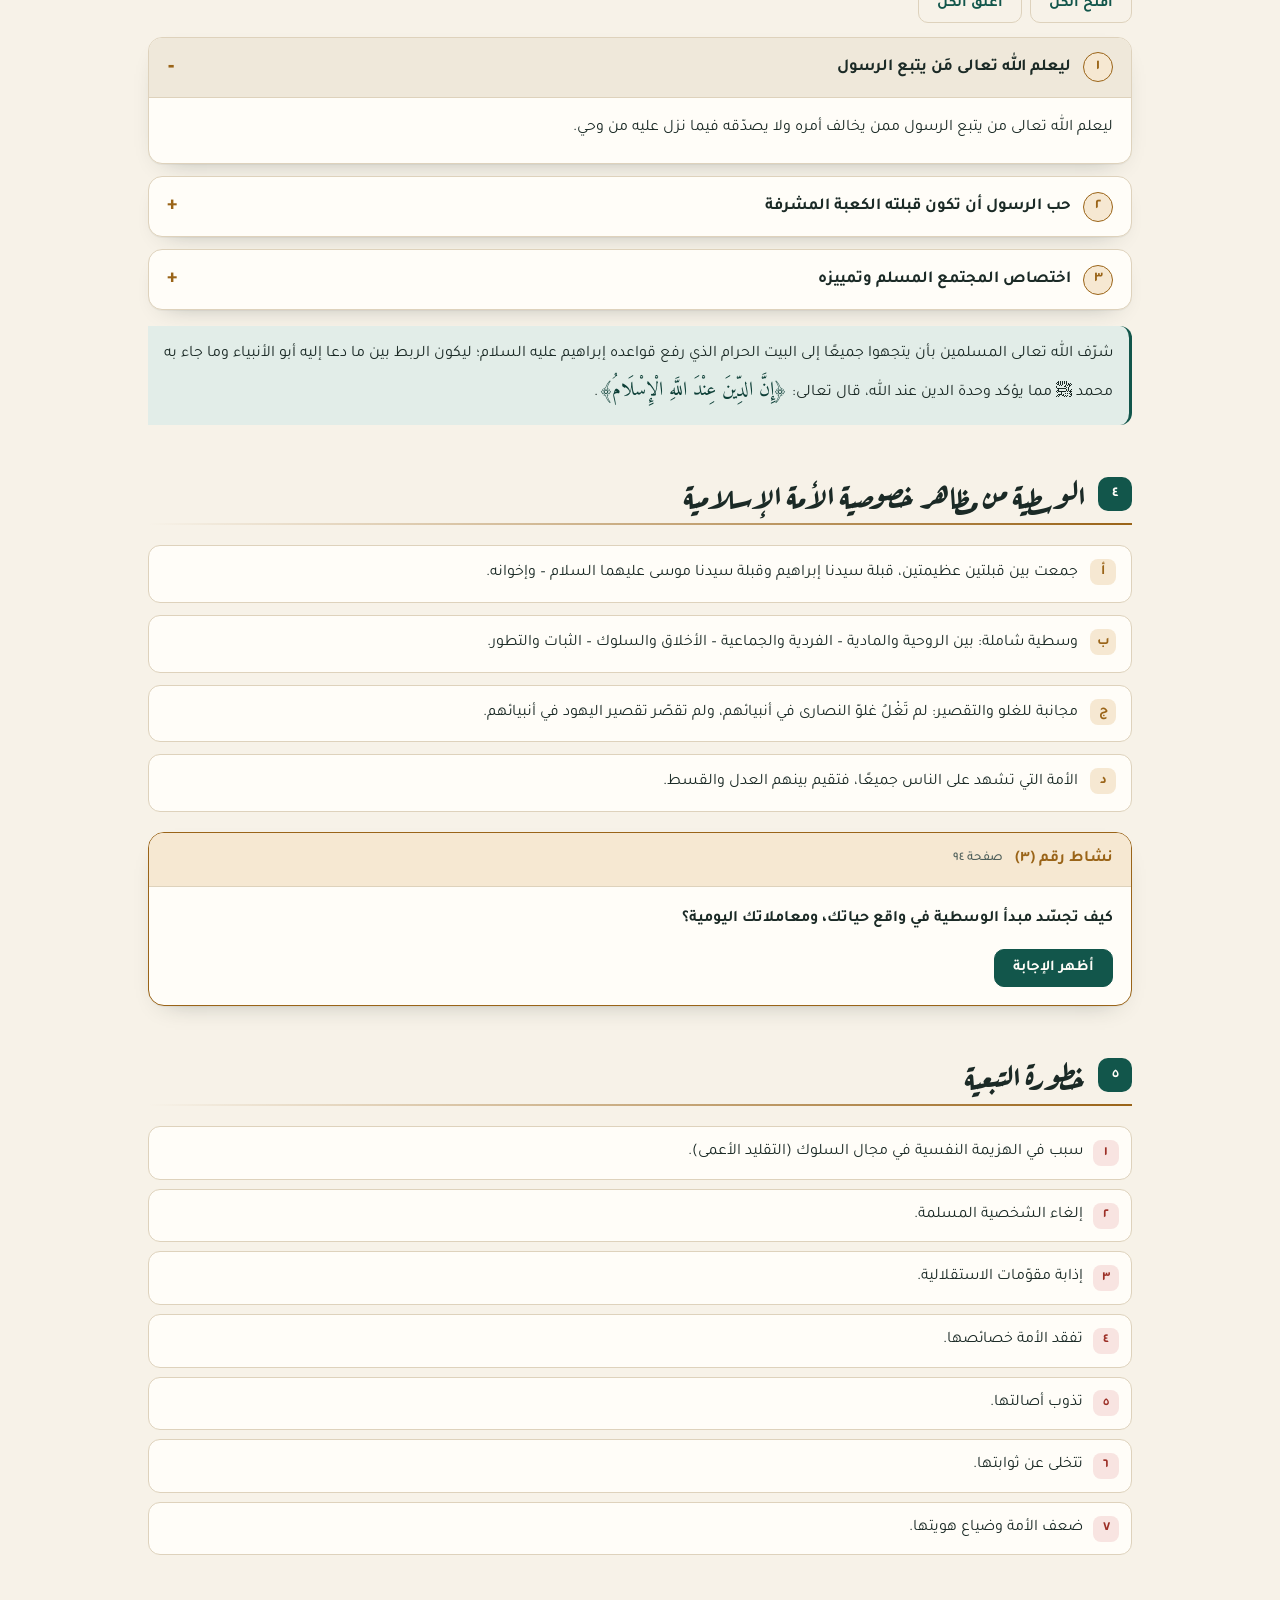
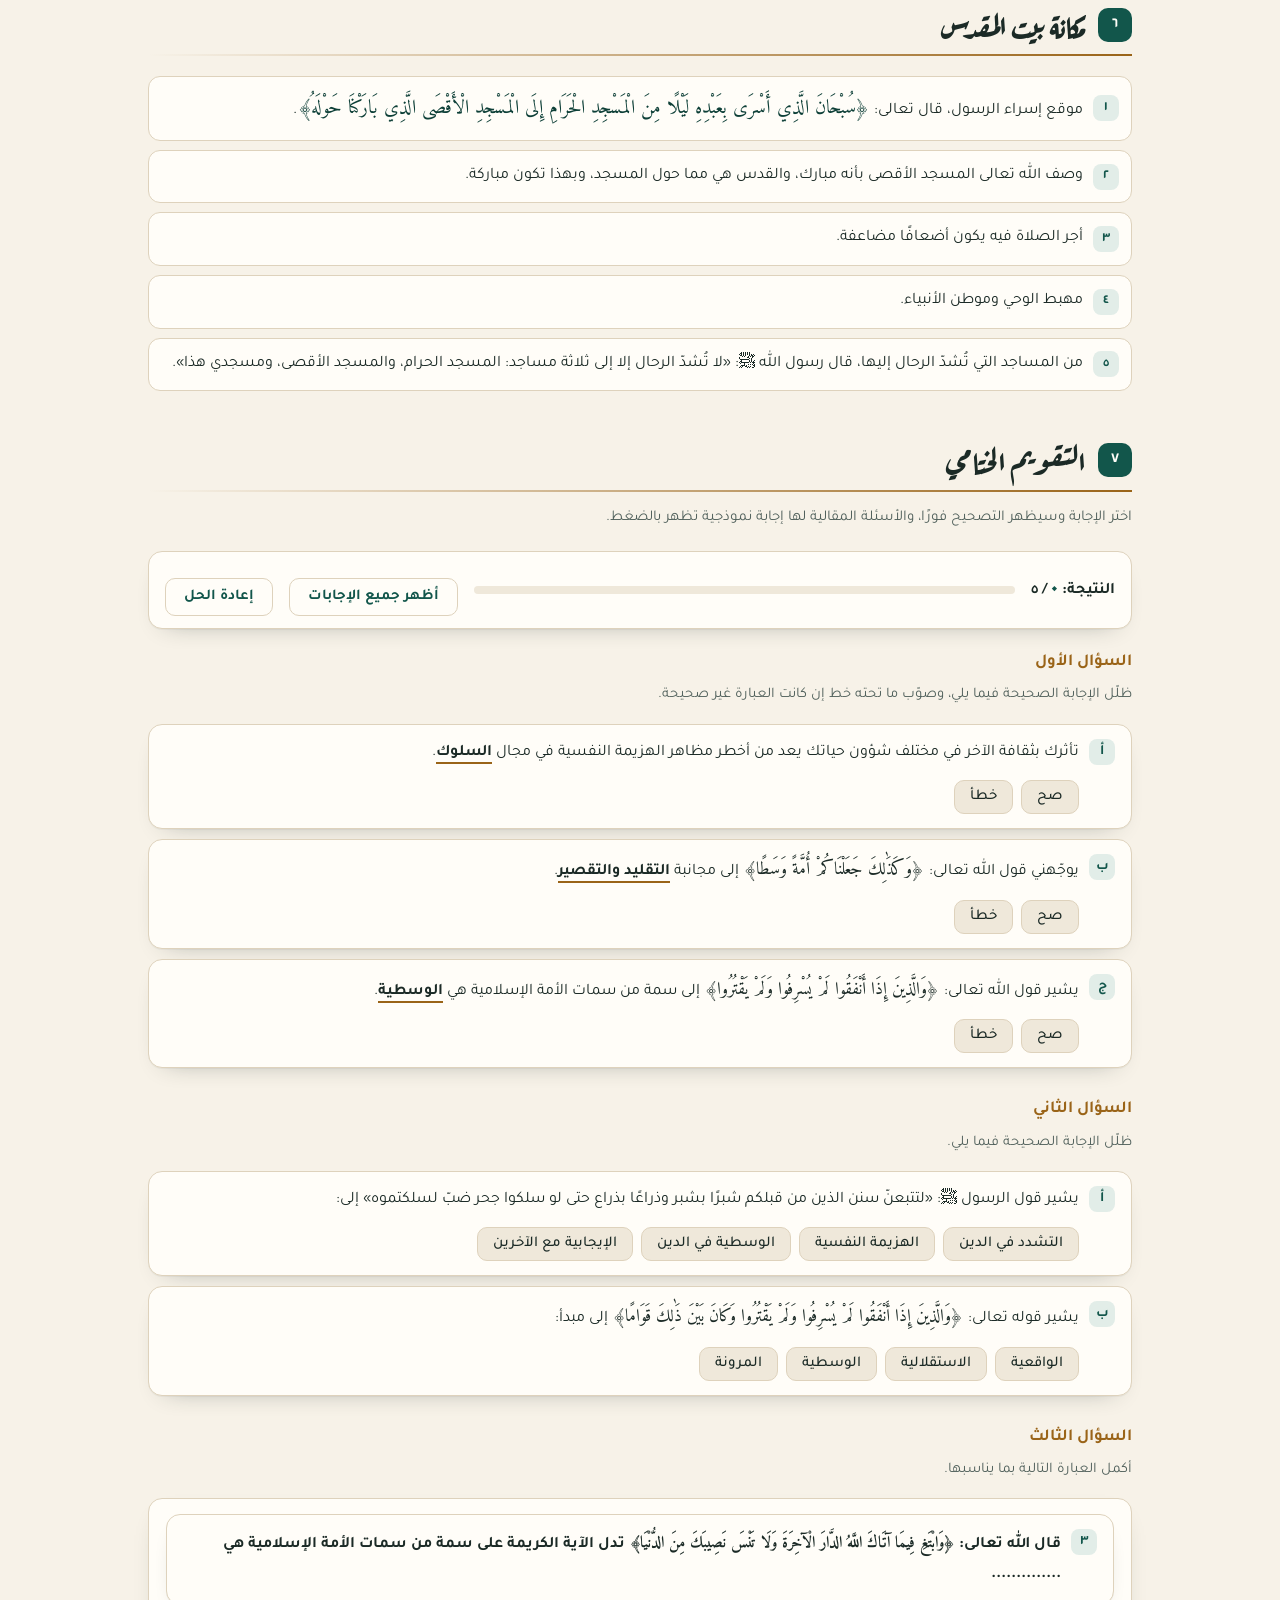
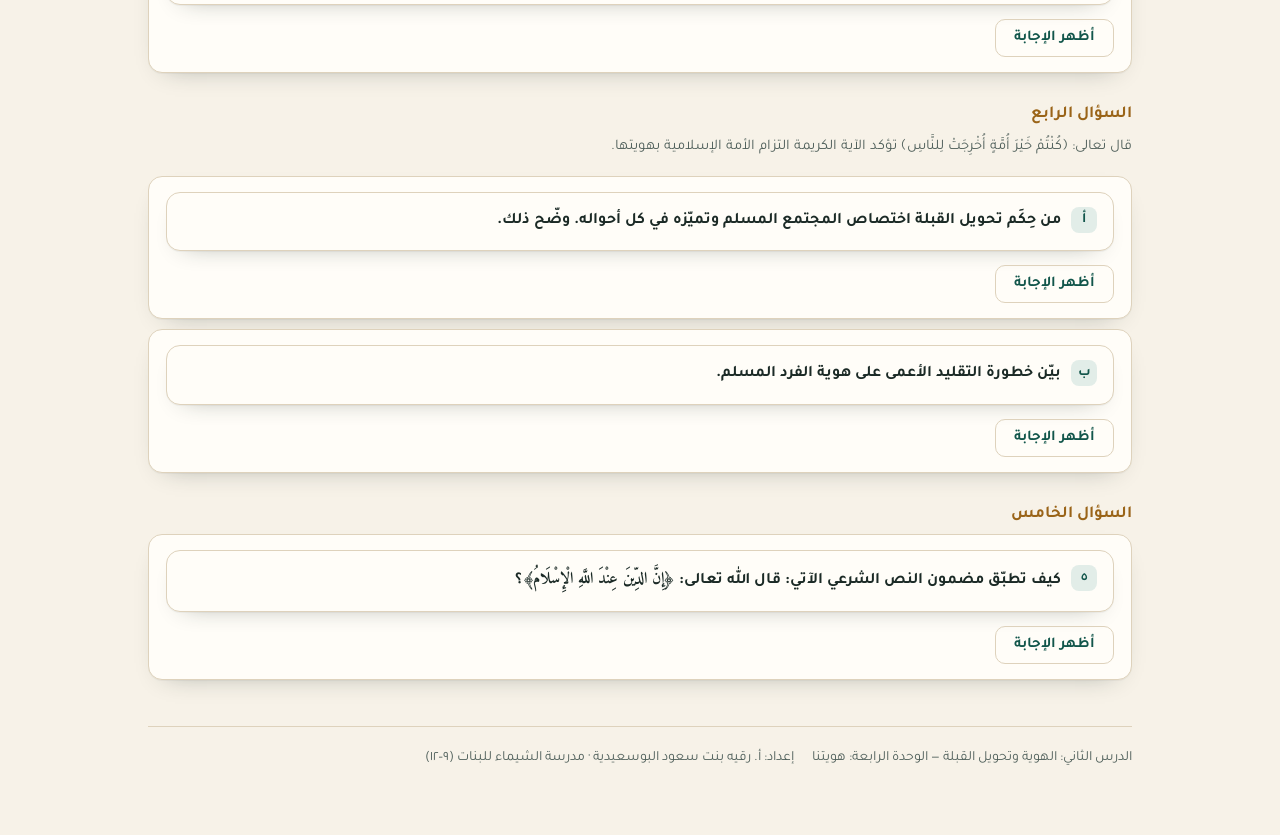
<file: lesson-2-qibla.html>
<!DOCTYPE html>
<html lang="ar" dir="rtl">
<head>
<meta charset="UTF-8">
<meta name="viewport" content="width=device-width, initial-scale=1.0, viewport-fit=cover">
<meta name="color-scheme" content="light dark">
<meta name="description" content="درس تفاعلي: الهوية وتحويل القبلة — الوحدة الرابعة: هويتنا، الصف الثاني عشر، الفصل الدراسي الأول. إعداد: أ. رقيه بنت سعود البوسعيدية، مدرسة الشيماء للبنات (٩-١٢).">
<meta property="og:type" content="website">
<meta property="og:title" content="الدرس الثاني: الهوية وتحويل القبلة">
<meta property="og:description" content="درس تفاعلي للصف الثاني عشر: سبب نزول آيات تحويل القبلة، والمواقف منه، وحِكَمه، والوسطية، وخطورة التبعية، ومكانة بيت المقدس، مع تقويم ختامي مصحّح.">
<meta property="og:locale" content="ar_OM">
<link rel="icon" href="data:image/svg+xml,%3Csvg xmlns=%27http://www.w3.org/2000/svg%27 viewBox=%270 0 100 100%27%3E%3Ctext y=%27.9em%27 font-size=%2790%27%3E%F0%9F%A7%AD%3C/text%3E%3C/svg%3E">
<style>
:root{color-scheme:light dark; padding-top:env(safe-area-inset-top,0px); padding-bottom:env(safe-area-inset-bottom,0px)}
body{margin:0}
img{max-width:100%}
[hidden]{display:none!important}
</style>
<title>الهوية وتحويل القبلة</title>
<link rel="stylesheet" href="https://fonts.googleapis.com/css2?family=Aref+Ruqaa:wght@400;700&family=Amiri:wght@400;700&family=Tajawal:wght@300;400;500;700&display=swap">
<style>
:root{
  --paper:#f7f2e8; --surface:#fffdf8; --surface2:#efe8da;
  --ink:#1b2a26; --ink-soft:#50605b; --line:#ded2bc;
  --pine:#12564b; --pine-ink:#0d3f37; --pine-soft:#e2ede8;
  --brass:#9a6418; --brass-soft:#f6e8d2;
  --plum:#6a3049; --plum-soft:#f4e6ec;
  --ok:#1c6f45; --ok-soft:#e3f1e7;
  --no:#9c2f26; --no-soft:#f8e4e1;
  --shadow:0 1px 0 rgba(27,42,38,.04), 0 10px 26px -18px rgba(27,42,38,.45);
  --f-disp:"Aref Ruqaa","Amiri",Georgia,serif;
  --f-body:"Tajawal","Rubik",system-ui,"Segoe UI",sans-serif;
  --f-text:"Amiri","Aref Ruqaa",Georgia,serif;
}
@media (prefers-color-scheme:dark){
  :root:not([data-theme="light"]){
    --paper:#0f1513; --surface:#171f1c; --surface2:#1e2723;
    --ink:#ece4d4; --ink-soft:#a8b3ad; --line:#31403a;
    --pine:#72c3b0; --pine-ink:#9ad7c6; --pine-soft:#152924;
    --brass:#d7a458; --brass-soft:#2a2115;
    --plum:#dda7bd; --plum-soft:#2a1b22;
    --ok:#6cc48f; --ok-soft:#15281d;
    --no:#e58b80; --no-soft:#2b1917;
    --shadow:0 1px 0 rgba(0,0,0,.2), 0 12px 28px -18px rgba(0,0,0,.8);
  }
}
:root[data-theme="dark"]{
  --paper:#0f1513; --surface:#171f1c; --surface2:#1e2723;
  --ink:#ece4d4; --ink-soft:#a8b3ad; --line:#31403a;
  --pine:#72c3b0; --pine-ink:#9ad7c6; --pine-soft:#152924;
  --brass:#d7a458; --brass-soft:#2a2115;
  --plum:#dda7bd; --plum-soft:#2a1b22;
  --ok:#6cc48f; --ok-soft:#15281d;
  --no:#e58b80; --no-soft:#2b1917;
  --shadow:0 1px 0 rgba(0,0,0,.2), 0 12px 28px -18px rgba(0,0,0,.8);
}
*{box-sizing:border-box}
body{
  margin:0; background:var(--paper); color:var(--ink);
  font-family:var(--f-body); font-size:16px; line-height:1.85;
  direction:rtl; text-align:right;
  -webkit-text-size-adjust:100%;
}
.wrap{max-width:1020px; margin:0 auto; padding-inline:18px; padding-block:0 64px}

/* ---------- header ---------- */
.masthead{
  position:relative; overflow:hidden; margin-block:0 26px;
  border:1px solid var(--line); border-top:none;
  border-radius:0 0 22px 22px; background:var(--surface);
  box-shadow:var(--shadow); padding:34px 26px 26px;
}
.masthead::before{
  content:""; position:absolute; inset:0;
  background-image:url("data:image/svg+xml,%3Csvg xmlns='http://www.w3.org/2000/svg' width='72' height='72' viewBox='0 0 72 72'%3E%3Cg fill='none' stroke='%2312564b' stroke-width='1.1'%3E%3Cpath d='M36 4 46 14 58 14 58 26 68 36 58 46 58 58 46 58 36 68 26 58 14 58 14 46 4 36 14 26 14 14 26 14Z'/%3E%3Ccircle cx='36' cy='36' r='9'/%3E%3C/g%3E%3C/svg%3E");
  background-size:72px 72px; opacity:.09; pointer-events:none;
}
:root[data-theme="dark"] .masthead::before{opacity:.15}
@media (prefers-color-scheme:dark){:root:not([data-theme="light"]) .masthead::before{opacity:.15}}
.masthead>*{position:relative}
.eyebrow{
  font-size:.78rem; letter-spacing:.14em; text-transform:uppercase;
  color:var(--brass); font-weight:700; margin:0 0 6px;
}
h1{
  font-family:var(--f-disp); font-weight:700; margin:0;
  font-size:clamp(2.1rem,7vw,3.4rem); line-height:1.35;
  color:var(--pine-ink); text-wrap:balance;
}
:root[data-theme="dark"] h1{color:var(--pine-ink)}
.lead{margin:10px 0 0; max-width:60ch; color:var(--ink-soft); font-size:1.02rem}
.credits{
  margin-top:20px; padding-top:16px; border-top:1px dashed var(--line);
  display:flex; flex-wrap:wrap; gap:8px 22px; font-size:.9rem; color:var(--ink-soft);
}
.credits b{color:var(--ink); font-weight:700}
.credits span{display:flex; gap:7px; align-items:baseline}

/* ---------- nav ---------- */
nav.toc{
  position:sticky; top:env(safe-area-inset-top,0px); z-index:9;
  background:var(--paper);
  background:color-mix(in srgb,var(--paper) 88%,transparent);
  backdrop-filter:blur(10px);
  border-block:1px solid var(--line); margin-bottom:32px;
}
nav.toc ul{
  display:flex; gap:4px; list-style:none; margin:0; padding:8px 0;
  overflow-x:auto; scrollbar-width:thin;
}
nav.toc a{
  display:block; white-space:nowrap; text-decoration:none;
  padding:6px 13px; border-radius:999px; font-size:.9rem; font-weight:500;
  color:var(--ink-soft); border:1px solid transparent;
}
nav.toc a:hover,nav.toc a:focus-visible{color:var(--pine); background:var(--pine-soft); border-color:var(--line)}

/* ---------- sections ---------- */
section{margin-block:0 46px; scroll-margin-top:84px}
.s-head{display:flex; align-items:center; gap:12px; margin-bottom:6px}
.s-num{
  flex:none; width:34px; height:34px; border-radius:10px;
  display:grid; place-items:center; font-weight:700; font-size:.95rem;
  background:var(--pine); color:#fffdf8; font-variant-numeric:tabular-nums;
}
:root[data-theme="dark"] .s-num{color:#0f1513}
@media (prefers-color-scheme:dark){:root:not([data-theme="light"]) .s-num{color:#0f1513}}
h2{
  font-family:var(--f-disp); font-weight:700; margin:0;
  font-size:clamp(1.45rem,4.2vw,2rem); color:var(--ink); line-height:1.45;
}
.s-rule{height:2px; background:linear-gradient(to left,var(--brass),transparent); margin:2px 0 20px; border:0}
.s-note{margin:-8px 0 20px; color:var(--ink-soft); font-size:.94rem}

/* ---------- cards ---------- */
.grid{display:grid; gap:16px}
.g2{grid-template-columns:repeat(auto-fit,minmax(260px,1fr))}
.g4{grid-template-columns:repeat(auto-fit,minmax(215px,1fr))}
.card{
  background:var(--surface); border:1px solid var(--line); border-radius:14px;
  padding:18px 18px 20px; box-shadow:var(--shadow);
}
.card h3{
  margin:0 0 10px; font-size:1.02rem; font-weight:700; color:var(--pine);
  display:flex; align-items:center; gap:8px;
}
.card h3::before{
  content:""; width:7px; height:7px; flex:none; rotate:45deg;
  background:var(--brass);
}
.card p{margin:0; color:var(--ink)}
.card ol,.card ul{margin:0; padding-inline-start:1.2em}
.card li{margin-block:4px}

/* ---------- evidence blocks ---------- */
.proof{
  border:1px solid var(--line); border-radius:14px; padding:16px 18px;
  background:var(--pine-soft); position:relative;
}
.proof.hadith{background:var(--brass-soft)}
.proof .tag{
  display:inline-block; font-size:.74rem; font-weight:700; letter-spacing:.08em;
  padding:2px 9px; border-radius:999px; margin-bottom:8px;
  background:var(--surface); border:1px solid var(--line); color:var(--brass);
}
.proof.ayah .tag{color:var(--pine)}
.ayah-text{
  font-family:var(--f-text); font-size:1.22rem; line-height:2.1;
  color:var(--pine-ink); margin:0;
}
:root[data-theme="dark"] .ayah-text{color:var(--pine-ink)}
.hadith-text{font-family:var(--f-text); font-size:1.14rem; line-height:2; margin:0; color:var(--ink)}
.isnad{display:block; font-family:var(--f-body); font-size:.86rem; color:var(--ink-soft); margin-top:8px}

/* ---------- activity ---------- */
.activity{
  border:1px solid var(--brass); border-radius:16px; overflow:hidden;
  background:var(--surface); box-shadow:var(--shadow);
}
.activity-head{
  background:var(--brass-soft); border-bottom:1px solid var(--line);
  padding:12px 18px; font-weight:700; color:var(--brass);
  display:flex; flex-wrap:wrap; gap:6px 12px; align-items:center;
}
.activity-head .pg{font-size:.82rem; font-weight:500; color:var(--ink-soft)}
.activity-body{padding:18px}
.qline{font-weight:700; margin:14px 0 0; color:var(--ink)}
button{font-family:inherit; font-size:1rem; cursor:pointer}
.btn{
  margin-top:14px; border:1px solid var(--pine); background:var(--pine); color:#fffdf8;
  padding:9px 18px; border-radius:10px; font-weight:700; font-size:.94rem;
}
:root[data-theme="dark"] .btn{color:#0f1513}
@media (prefers-color-scheme:dark){:root:not([data-theme="light"]) .btn{color:#0f1513}}
.btn.ghost{background:transparent; color:var(--pine); border-color:var(--line)}
.btn:hover{filter:brightness(1.07)}
.reveal{
  margin-top:14px; border-inline-start:3px solid var(--ok); background:var(--ok-soft);
  border-radius:0 10px 10px 0; padding:14px 16px;
}
.reveal p{margin:0 0 6px; font-weight:700; color:var(--ok)}
.reveal ol{margin:0; padding-inline-start:1.3em}

/* ---------- methods (accordion) ---------- */
.tools{display:flex; gap:8px; flex-wrap:wrap; margin-bottom:14px}
details.way{
  border:1px solid var(--line); border-radius:14px; background:var(--surface);
  box-shadow:var(--shadow); margin-bottom:12px; overflow:hidden;
}
details.way>summary{
  list-style:none; cursor:pointer; padding:14px 18px;
  display:flex; align-items:center; gap:12px; font-weight:700; font-size:1.05rem;
}
details.way>summary::-webkit-details-marker{display:none}
details.way>summary::after{
  content:"+"; margin-inline-start:auto; font-size:1.3rem; color:var(--brass); line-height:1;
}
details.way[open]>summary::after{content:"–"}
details.way[open]>summary{background:var(--surface2); border-bottom:1px solid var(--line)}
.way-n{
  flex:none; width:30px; height:30px; border-radius:50%; display:grid; place-items:center;
  background:var(--brass-soft); color:var(--brass); border:1px solid var(--brass);
  font-size:.92rem; font-variant-numeric:tabular-nums;
}
.way-body{padding:16px 18px 20px; display:grid; gap:14px}
.way-body>p{margin:0}
.sub{margin:0; padding-inline-start:1.25em}
.sub li{margin-block:5px}

/* ---------- poem ---------- */
.tadabbur{
  border:1px solid var(--line); border-radius:16px; background:var(--surface2);
  padding:20px 18px; box-shadow:var(--shadow);
}
.tadabbur .intro{margin:0 0 18px; color:var(--ink-soft); font-size:.97rem}
.bayt{
  display:grid; grid-template-columns:1fr auto 1fr; gap:6px 14px; align-items:center;
  padding:9px 0; border-bottom:1px dotted var(--line);
  font-family:var(--f-text); font-size:1.15rem; line-height:1.95;
}
.bayt:last-of-type{border-bottom:0}
.bayt .orn{color:var(--brass); font-size:.85rem; opacity:.75}
.bayt .sadr{text-align:right}
.bayt .ajz{text-align:left}
mark.g{
  background:transparent; color:inherit; font-weight:700;
  border-bottom:2px dotted var(--brass); padding-bottom:1px; transition:background .25s;
}
mark.g.on{background:var(--brass-soft); border-radius:4px}
.gloss{
  display:flex; flex-wrap:wrap; gap:8px; margin-top:18px;
  padding-top:14px; border-top:1px solid var(--line);
}
.gloss button{
  background:var(--surface); border:1px solid var(--line); border-radius:999px;
  padding:5px 12px; font-size:.88rem; color:var(--ink);
}
.gloss button:hover,.gloss button[aria-pressed="true"]{border-color:var(--brass); color:var(--brass)}
.gloss b{color:var(--pine)}

/* ---------- quiz ---------- */
.quiz-bar{
  display:flex; flex-wrap:wrap; align-items:center; gap:10px 16px;
  background:var(--surface); border:1px solid var(--line); border-radius:14px;
  padding:12px 16px; margin-bottom:18px; box-shadow:var(--shadow);
}
.score{font-weight:700; font-variant-numeric:tabular-nums}
.score em{font-style:normal; color:var(--pine); font-size:1.25rem}
.meter{flex:1 1 140px; height:8px; border-radius:99px; background:var(--surface2); overflow:hidden; min-width:120px}
.meter i{display:block; height:100%; width:0; background:var(--pine); transition:width .35s}
.qgroup{margin-bottom:26px}
.qgroup>h3{
  font-size:1.05rem; margin:0 0 4px; color:var(--brass); font-weight:700;
}
.qgroup>.hint{margin:0 0 14px; color:var(--ink-soft); font-size:.92rem}
.q{
  background:var(--surface); border:1px solid var(--line); border-radius:14px;
  padding:14px 16px; margin-bottom:10px; box-shadow:var(--shadow);
}
.q-top{display:flex; gap:10px; align-items:flex-start}
.q-key{
  flex:none; min-width:26px; height:26px; padding-inline:5px; border-radius:8px;
  background:var(--pine-soft); color:var(--pine); font-weight:700; font-size:.88rem;
  display:grid; place-items:center;
}
.q-text{margin:0; flex:1}
.q-text u{text-decoration:none; border-bottom:2px solid var(--brass); font-weight:700; padding-bottom:1px}
.q-text .v{font-family:var(--f-text); font-size:1.1rem}
.opts{display:flex; flex-wrap:wrap; gap:8px; margin:12px 0 0; padding:0 36px 0 0}
.opts button{
  border:1px solid var(--line); background:var(--surface2); color:var(--ink);
  border-radius:10px; padding:7px 15px; font-size:.94rem; font-weight:500;
}
.opts button:hover:not(:disabled){border-color:var(--pine); color:var(--pine)}
.opts button:disabled{cursor:default; opacity:.9}
.opts button.picked-ok{background:var(--ok-soft); border-color:var(--ok); color:var(--ok); font-weight:700}
.opts button.picked-no{background:var(--no-soft); border-color:var(--no); color:var(--no); font-weight:700}
.opts button.show-ok{border-color:var(--ok); color:var(--ok); font-weight:700}
.fb{margin:12px 36px 0 0; padding:10px 13px; border-radius:10px; font-size:.95rem}
.fb.good{background:var(--ok-soft); border-inline-start:3px solid var(--ok)}
.fb.bad{background:var(--no-soft); border-inline-start:3px solid var(--no)}
.fb b{color:var(--pine)}
footer.end{
  margin-top:34px; padding-top:18px; border-top:1px solid var(--line);
  color:var(--ink-soft); font-size:.88rem; display:flex; flex-wrap:wrap; gap:6px 18px;
}
@media (max-width:520px){
  .bayt{grid-template-columns:1fr; gap:0; text-align:right}
  .bayt .ajz{text-align:right}
  .bayt .orn{display:none}
  .opts,.fb{padding-inline-end:0; margin-inline-end:0}
}
@media (prefers-reduced-motion:reduce){*{transition:none!important}}
:focus-visible{outline:2px solid var(--brass); outline-offset:2px; border-radius:6px}
</style>
<style>
/* إضافات خاصة بالدرس الثاني */
.qibla-mark{position:absolute; inset-inline-start:22px; inset-block-start:26px; width:74px; height:74px; opacity:.5}
@media (max-width:640px){.qibla-mark{display:none}}
.stances{display:grid; gap:14px; grid-template-columns:repeat(auto-fit,minmax(240px,1fr))}
.stance{
  background:var(--surface); border:1px solid var(--line); border-radius:14px;
  padding:16px 16px 18px; box-shadow:var(--shadow); border-top:3px solid var(--plum);
}
.stance .who{
  display:flex; align-items:center; gap:8px; font-weight:700; color:var(--plum); margin:0 0 8px;
}
.stance .who span.n{
  width:24px; height:24px; border-radius:50%; display:grid; place-items:center; flex:none;
  background:var(--plum-soft); font-size:.82rem;
}
.stance p{margin:0}
.chain-arrow{display:block; text-align:center; color:var(--brass); font-size:1.5rem; line-height:1; margin:14px 0 4px}
.outcome{
  border:1px dashed var(--brass); border-radius:14px; background:var(--brass-soft);
  padding:16px 18px;
}
.outcome p{margin:0 0 10px}
.outcome p:last-child{margin-bottom:0}
.honor{
  margin-top:16px; border-inline-start:3px solid var(--pine); background:var(--pine-soft);
  border-radius:0 12px 12px 0; padding:14px 16px;
}
.honor p{margin:0}
.numlist{counter-reset:nl; list-style:none; margin:0; padding:0; display:grid; gap:9px}
.numlist li{
  counter-increment:nl; position:relative; padding:11px 48px 11px 14px;
  background:var(--surface); border:1px solid var(--line); border-radius:12px;
}
.numlist li::before{
  content:counter(nl,arabic-indic); position:absolute; inset-inline-start:12px; top:50%; translate:0 -50%;
  width:26px; height:26px; border-radius:8px; display:grid; place-items:center;
  background:var(--no-soft); color:var(--no); font-weight:700; font-size:.85rem;
}
.numlist.calm li::before{background:var(--pine-soft); color:var(--pine)}
.letters{display:grid; gap:12px}
.letters .lt{
  display:flex; gap:12px; align-items:flex-start; background:var(--surface);
  border:1px solid var(--line); border-radius:12px; padding:13px 15px;
}
.letters .lt b{
  flex:none; width:26px; height:26px; border-radius:8px; display:grid; place-items:center;
  background:var(--brass-soft); color:var(--brass); font-size:.88rem;
}
.letters .lt div{flex:1}
.letters .lt p{margin:0}
.essay{
  background:var(--surface); border:1px solid var(--line); border-radius:14px;
  padding:15px 17px; margin-bottom:10px; box-shadow:var(--shadow);
}
.essay>p.q{margin:0; font-weight:700; display:flex; gap:10px; align-items:flex-start}
.essay>p.q span.q-key{
  flex:none; min-width:26px; height:26px; padding-inline:5px; border-radius:8px;
  background:var(--pine-soft); color:var(--pine); font-weight:700; font-size:.88rem;
  display:grid; place-items:center;
}
.model{
  margin-top:12px; border-inline-start:3px solid var(--ok); background:var(--ok-soft);
  border-radius:0 10px 10px 0; padding:12px 15px;
}
.model .lbl{font-size:.78rem; font-weight:700; letter-spacing:.06em; color:var(--ok); display:block; margin-bottom:6px}
.model p,.model ol{margin:0}
.model ol{padding-inline-start:1.2em}
</style>
</head>
<body>
<div dir="rtl" lang="ar">
<header class="masthead">
  <svg class="qibla-mark" viewBox="0 0 100 100" aria-hidden="true">
    <circle cx="50" cy="50" r="42" fill="none" stroke="currentColor" stroke-width="1.6" opacity=".55"/>
    <circle cx="50" cy="50" r="33" fill="none" stroke="currentColor" stroke-width=".8" opacity=".35"/>
    <path d="M50 12 L58 50 L50 88 L42 50 Z" fill="currentColor" opacity=".8"/>
    <rect x="41" y="41" width="18" height="18" rx="2" fill="none" stroke="currentColor" stroke-width="2"/>
  </svg>
  <div class="wrap" style="padding-block:0">
    <p class="eyebrow">الوحدة الرابعة · هويتنا</p>
    <h1>الدرس الثاني: الهوية وتحويل القبلة</h1>
    <p class="lead">درس تفاعلي يعرض سبب نزول آيات تحويل القبلة، ومواقف الناس منه، وحِكَمه، ووسطية الأمة، وخطورة التبعية، ومكانة بيت المقدس، وينتهي بتقويم ختامي مصحّح.</p>
    <div class="credits">
      <span><b>الصف:</b> الثاني عشر</span>
      <span><b>الفصل:</b> الدراسي الأول</span>
      <span><b>إعداد:</b> أ. رقيه بنت سعود البوسعيدية</span>
      <span><b>المدرسة:</b> الشيماء للبنات (٩–١٢)</span>
    </div>
  </div>
</header>

<nav class="toc" aria-label="محاور الدرس">
  <div class="wrap" style="padding-block:0">
    <ul>
      <li><a href="#m1">سبب نزول الآيات</a></li>
      <li><a href="#m2">الموقف من تحويل القبلة</a></li>
      <li><a href="#m3">الحكمة من تحويل القبلة</a></li>
      <li><a href="#m4">الوسطية</a></li>
      <li><a href="#m5">خطورة التبعية</a></li>
      <li><a href="#m6">مكانة بيت المقدس</a></li>
      <li><a href="#m7">التقويم الختامي</a></li>
    </ul>
  </div>
</nav>

<main class="wrap">

  <section id="m1">
    <div class="s-head"><span class="s-num">١</span><h2>سبب نزول الآيات</h2></div>
    <hr class="s-rule">
    <div class="proof hadith">
      <span class="tag">رواية ابن عباس</span>
      <p class="hadith-text">عن ابن عباس رضي الله عنهما: أنّ رسول الله ﷺ لما هاجر إلى المدينة، أمره الله – سبحانه وتعالى – أن يستقبل بيت المقدس، ففرحت اليهود، فاستقبلها رسول الله بضعة عشر شهرًا، وكان رسول الله يحب قبلة إبراهيم، فكان يدعو الله وينظر إلى السماء، فأنزل الله عز وجل: ﴿فَوَلُّوا وُجُوهَكُمْ شَطْرَهُ﴾، فارتاب من ذلك اليهود، وقالوا: ما ولّاهم عن قبلتهم التي كانوا عليها؟ فأنزل الله عز وجل: ﴿قُلْ لِلَّهِ الْمَشْرِقُ وَالْمَغْرِبُ﴾.</p>
    </div>
  </section>

  <section id="m2">
    <div class="s-head"><span class="s-num">٢</span><h2>الموقف من تحويل القبلة</h2></div>
    <hr class="s-rule">
    <div class="stances">
      <article class="stance">
        <p class="who"><span class="n">١</span> قول المشركين</p>
        <p>كما رجع محمد إلى قبلتنا يوشك أن يرجع إلى ديننا، وما رجع إليه إلا أنه الحق.</p>
      </article>
      <article class="stance">
        <p class="who"><span class="n">٢</span> قول اليهود</p>
        <p>خالف محمد قبلة الأنبياء، ولو كان نبيًّا، لكان يصلي إلى قبلة الأنبياء.</p>
      </article>
      <article class="stance">
        <p class="who"><span class="n">٣</span> قول المنافقين</p>
        <p>ما يدري محمد أين يتوجه، إن كانت الأولى حقًّا فقد تركها، وإن كانت الثانية هي الحق فقد كان على باطل.</p>
      </article>
    </div>

    <span class="chain-arrow" aria-hidden="true">▼</span>

    <div class="outcome">
      <p>كثرت أقاويل السفهاء، وبلغ بهم الأمر أن شككوا في صلاة المسلمين نحو بيت المقدس، وأشاعوا أنّ المسلمين الذين ماتوا قبل تحويل القبلة يدخلون النار؛ لأنهم صلّوا إلى القبلة السابقة، وهذا ما أثار تساؤل بعض المؤمنين!</p>
      <p>فقالوا: وددنا لو علمنا من مات منّا قبل أن نُصرف إلى القبلة (أي: المسجد الحرام)، وكيف بصلاتنا نحو بيت المقدس؟ فيردّ الله تعالى بقوله:</p>
      <p class="ayah-text">﴿وَمَا كَانَ اللَّهُ لِيُضِيعَ إِيمَانَكُمْ إِنَّ اللَّهَ بِالنَّاسِ لَرَءُوفٌ رَحِيمٌ﴾.</p>
    </div>

    <div class="activity" style="margin-top:20px">
      <div class="activity-head">نشاط رقم (١) <span class="pg">صفحة ٩٣</span></div>
      <div class="activity-body">
        <p style="margin:0 0 10px">استنتج دلالة رواية البراء رضي الله عنه بعد نزول آيات تحويل القبلة:</p>
        <p class="hadith-text">«أنّ رجلًا ممن صلّى مع النبي ﷺ مرّ على أهل مسجد، وهم راكعون فقال: أشهد بالله لقد صليت مع رسول الله ﷺ قِبَلَ مكة، فداروا كما هم قِبَلَ البيت».</p>
        <button class="btn" id="act1btn" aria-expanded="false" aria-controls="act1ans">أظهر الإجابة</button>
        <div class="reveal" id="act1ans" hidden>
          <p>دلالتها:</p>
          <ul style="margin:0; padding-inline-start:1.2em">
            <li>التسليم والانقياد لأوامر الله تعالى، وطاعته.</li>
            <li>صدق الإيمان.</li>
          </ul>
        </div>
      </div>
    </div>
  </section>

  <section id="m3">
    <div class="s-head"><span class="s-num">٣</span><h2>الحكمة من تحويل القبلة</h2></div>
    <hr class="s-rule">
    <div class="tools">
      <button class="btn ghost" id="openAll">افتح الكل</button>
      <button class="btn ghost" id="closeAll">أغلق الكل</button>
    </div>

    <details class="way" open>
      <summary><span class="way-n">١</span> ليعلم الله تعالى مَن يتبع الرسول</summary>
      <div class="way-body">
        <p>ليعلم الله تعالى من يتبع الرسول ممن يخالف أمره ولا يصدّقه فيما نزل عليه من وحي.</p>
      </div>
    </details>

    <details class="way">
      <summary><span class="way-n">٢</span> حب الرسول أن تكون قبلته الكعبة المشرفة</summary>
      <div class="way-body">
        <p>حب الرسول في أن تكون قبلته الكعبة المشرفة لأنها:</p>
        <div class="letters">
          <div class="lt"><b>أ</b><div><p>قبلة الأنبياء من آدم إلى إبراهيم وإسماعيل – عليهم السلام – ومن بعدهم حتى نزلت التوراة.</p></div></div>
          <div class="lt"><b>ب</b><div><p>لأنّ الأنبياء تحجّه.</p></div></div>
          <div class="lt"><b>ج</b><div><p>لأنه أدعى للعرب إلى الإسلام.</p></div></div>
        </div>
      </div>
    </details>

    <details class="way">
      <summary><span class="way-n">٣</span> اختصاص المجتمع المسلم وتمييزه</summary>
      <div class="way-body">
        <p>فتحويل القبلة حدّد للأمة الإسلامية معالم شخصيتها المتميزة التي تستعصي على الاندماج في غيرها، والذوبان في حضارة أو دين أو قيم وموازين مخالفة، فهي أمة لا تتبع غيرها شرقًا ولا غربًا، فالعبرة ليست بتقديس الأماكن أو الجهات، وإنما بالطاعة والامتثال لله.</p>
      </div>
    </details>

    <div class="honor">
      <p>شرّف الله تعالى المسلمين بأن يتجهوا جميعًا إلى البيت الحرام الذي رفع قواعده إبراهيم عليه السلام؛ ليكون الربط بين ما دعا إليه أبو الأنبياء وما جاء به محمد ﷺ مما يؤكد وحدة الدين عند الله، قال تعالى: <span class="ayah-text">﴿إِنَّ الدِّينَ عِنْدَ اللَّهِ الْإِسْلَامُ﴾</span>.</p>
    </div>
  </section>

  <section id="m4">
    <div class="s-head"><span class="s-num">٤</span><h2>الوسطية من مظاهر خصوصية الأمة الإسلامية</h2></div>
    <hr class="s-rule">
    <div class="letters">
      <div class="lt"><b>أ</b><div><p>جمعت بين قبلتين عظيمتين، قبلة سيدنا إبراهيم وقبلة سيدنا موسى عليهما السلام – وإخوانه.</p></div></div>
      <div class="lt"><b>ب</b><div><p>وسطية شاملة: بين الروحية والمادية – الفردية والجماعية – الأخلاق والسلوك – الثبات والتطور.</p></div></div>
      <div class="lt"><b>ج</b><div><p>مجانبة للغلو والتقصير: لم تَغْلُ غلوّ النصارى في أنبيائهم، ولم تقصّر تقصير اليهود في أنبيائهم.</p></div></div>
      <div class="lt"><b>د</b><div><p>الأمة التي تشهد على الناس جميعًا، فتقيم بينهم العدل والقسط.</p></div></div>
    </div>

    <div class="activity" style="margin-top:20px">
      <div class="activity-head">نشاط رقم (٣) <span class="pg">صفحة ٩٤</span></div>
      <div class="activity-body">
        <p class="qline" style="margin-top:0">كيف تجسّد مبدأ الوسطية في واقع حياتك، ومعاملاتك اليومية؟</p>
        <button class="btn" id="act3btn" aria-expanded="false" aria-controls="act3ans">أظهر الإجابة</button>
        <div class="reveal" id="act3ans" hidden>
          <p>من خلال التزامي بتعاليم الإسلام في الوسطية في كل شيء:</p>
          <ul style="margin:0; padding-inline-start:1.2em">
            <li>على مستوى السلوك الشخصي كالنظافة والعناية بالمظهر.</li>
            <li>أم على مستوى العبادات كالصلاة والصيام وغيرهما.</li>
            <li>أم على مستوى السلوك الاجتماعي في معاملة الآخرين، والقيام بالأعمال التي تسهم في تنمية المجتمع.</li>
          </ul>
          <p style="margin-top:8px">فالقاعدة في الإسلام (لا إفراط ولا تفريط).</p>
        </div>
      </div>
    </div>
  </section>

  <section id="m5">
    <div class="s-head"><span class="s-num">٥</span><h2>خطورة التبعية</h2></div>
    <hr class="s-rule">
    <ol class="numlist">
      <li>سبب في الهزيمة النفسية في مجال السلوك (التقليد الأعمى).</li>
      <li>إلغاء الشخصية المسلمة.</li>
      <li>إذابة مقوّمات الاستقلالية.</li>
      <li>تفقد الأمة خصائصها.</li>
      <li>تذوب أصالتها.</li>
      <li>تتخلى عن ثوابتها.</li>
      <li>ضعف الأمة وضياع هويتها.</li>
    </ol>
  </section>

  <section id="m6">
    <div class="s-head"><span class="s-num">٦</span><h2>مكانة بيت المقدس</h2></div>
    <hr class="s-rule">
    <ol class="numlist calm">
      <li>موقع إسراء الرسول، قال تعالى: <span class="ayah-text">﴿سُبْحَانَ الَّذِي أَسْرَى بِعَبْدِهِ لَيْلًا مِنَ الْمَسْجِدِ الْحَرَامِ إِلَى الْمَسْجِدِ الْأَقْصَى الَّذِي بَارَكْنَا حَوْلَهُ﴾</span>.</li>
      <li>وصف الله تعالى المسجد الأقصى بأنه مبارك، والقدس هي مما حول المسجد، وبهذا تكون مباركة.</li>
      <li>أجر الصلاة فيه يكون أضعافًا مضاعفة.</li>
      <li>مهبط الوحي وموطن الأنبياء.</li>
      <li>من المساجد التي تُشدّ الرحال إليها، قال رسول الله ﷺ: «لا تُشدّ الرحال إلا إلى ثلاثة مساجد: المسجد الحرام، والمسجد الأقصى، ومسجدي هذا».</li>
    </ol>
  </section>

  <section id="m7">
    <div class="s-head"><span class="s-num">٧</span><h2>التقويم الختامي</h2></div>
    <hr class="s-rule">
    <p class="s-note">اختر الإجابة وسيظهر التصحيح فورًا، والأسئلة المقالية لها إجابة نموذجية تظهر بالضغط.</p>

    <div class="quiz-bar">
      <span class="score">النتيجة: <em id="sc">٠</em> / ٥</span>
      <span class="meter"><i id="mt"></i></span>
      <button class="btn ghost" id="showAll">أظهر جميع الإجابات</button>
      <button class="btn ghost" id="resetQ">إعادة الحل</button>
    </div>

    <div class="qgroup">
      <h3>السؤال الأول</h3>
      <p class="hint">ظلّل الإجابة الصحيحة فيما يلي، وصوّب ما تحته خط إن كانت العبارة غير صحيحة.</p>
      <div id="tfBox"></div>
    </div>

    <div class="qgroup">
      <h3>السؤال الثاني</h3>
      <p class="hint">ظلّل الإجابة الصحيحة فيما يلي.</p>
      <div id="mcBox"></div>
    </div>

    <div class="qgroup">
      <h3>السؤال الثالث</h3>
      <p class="hint">أكمل العبارة التالية بما يناسبها.</p>
      <div class="essay">
        <p class="q"><span class="q-key">٣</span><span>قال الله تعالى: <span class="v" style="font-family:var(--f-text)">﴿وَابْتَغِ فِيمَا آتَاكَ اللَّهُ الدَّارَ الْآخِرَةَ وَلَا تَنْسَ نَصِيبَكَ مِنَ الدُّنْيَا﴾</span> تدل الآية الكريمة على سمة من سمات الأمة الإسلامية هي ..............</span></p>
        <button class="btn ghost ess" data-t="e3">أظهر الإجابة</button>
        <div class="model" id="e3" hidden>
          <span class="lbl">الإجابة</span>
          <p>الوسطية — وسطية شاملة بين الروحية والمادية، فلا إفراط ولا تفريط.</p>
        </div>
      </div>
    </div>

    <div class="qgroup">
      <h3>السؤال الرابع</h3>
      <p class="hint">قال تعالى: ﴿كُنْتُمْ خَيْرَ أُمَّةٍ أُخْرِجَتْ لِلنَّاسِ﴾ تؤكد الآية الكريمة التزام الأمة الإسلامية بهويتها.</p>
      <div class="essay">
        <p class="q"><span class="q-key">أ</span><span>من حِكَم تحويل القبلة اختصاص المجتمع المسلم وتميّزه في كل أحواله. وضّح ذلك.</span></p>
        <button class="btn ghost ess" data-t="e4a">أظهر الإجابة</button>
        <div class="model" id="e4a" hidden>
          <span class="lbl">إجابة نموذجية من محتوى الدرس</span>
          <p>فتحويل القبلة حدّد للأمة الإسلامية معالم شخصيتها المتميزة التي تستعصي على الاندماج في غيرها، والذوبان في حضارة أو دين أو قيم وموازين مخالفة، فهي أمة لا تتبع غيرها شرقًا ولا غربًا، فالعبرة ليست بتقديس الأماكن أو الجهات، وإنما بالطاعة والامتثال لله.</p>
        </div>
      </div>
      <div class="essay">
        <p class="q"><span class="q-key">ب</span><span>بيّن خطورة التقليد الأعمى على هوية الفرد المسلم.</span></p>
        <button class="btn ghost ess" data-t="e4b">أظهر الإجابة</button>
        <div class="model" id="e4b" hidden>
          <span class="lbl">إجابة نموذجية من محتوى الدرس</span>
          <ol>
            <li>سبب في الهزيمة النفسية في مجال السلوك.</li>
            <li>إلغاء الشخصية المسلمة.</li>
            <li>إذابة مقوّمات الاستقلالية.</li>
            <li>تفقد الأمة خصائصها.</li>
            <li>تذوب أصالتها.</li>
            <li>تتخلى عن ثوابتها.</li>
            <li>ضعف الأمة وضياع هويتها.</li>
          </ol>
        </div>
      </div>
    </div>

    <div class="qgroup">
      <h3>السؤال الخامس</h3>
      <div class="essay">
        <p class="q"><span class="q-key">٥</span><span>كيف تطبّق مضمون النص الشرعي الآتي: قال الله تعالى: <span class="v" style="font-family:var(--f-text)">﴿إِنَّ الدِّينَ عِنْدَ اللَّهِ الْإِسْلَامُ﴾</span>؟</span></p>
        <button class="btn ghost ess" data-t="e5">أظهر الإجابة</button>
        <div class="model" id="e5" hidden>
          <span class="lbl">إجابة نموذجية</span>
          <p>الاعتزاز بالإسلام عقيدة وشرعًا؛ بالعمل به فعلًا وتركًا في جميع مناحي الحياة، وعدم التنازل عن أحكامه أو التفريط فيها مهما كانت الظروف والأحوال، والتسليم والانقياد لأوامر الله تعالى وطاعته؛ فالدين المقبول عند الله هو الإسلام وحده.</p>
        </div>
      </div>
    </div>
  </section>

  <footer class="end">
    <span>الدرس الثاني: الهوية وتحويل القبلة — الوحدة الرابعة: هويتنا</span>
    <span>إعداد: أ. رقيه بنت سعود البوسعيدية · مدرسة الشيماء للبنات (٩–١٢)</span>
  </footer>
</main>
</div>

<script>
(function(){
  var ar = function(n){ return String(n).replace(/\d/g, function(d){ return "\u0660\u0661\u0662\u0663\u0664\u0665\u0666\u0667\u0668\u0669"[+d]; }); };

  /* الأنشطة */
  [["act1btn","act1ans"],["act3btn","act3ans"]].forEach(function(pair){
    var b = document.getElementById(pair[0]), a = document.getElementById(pair[1]);
    if(!b) return;
    b.addEventListener("click", function(){
      var open = a.hidden;
      a.hidden = !open;
      b.setAttribute("aria-expanded", String(open));
      b.textContent = open ? "أخفِ الإجابة" : "أظهر الإجابة";
    });
  });

  /* الحكمة من تحويل القبلة */
  var ways = Array.prototype.slice.call(document.querySelectorAll("details.way"));
  document.getElementById("openAll").addEventListener("click", function(){ ways.forEach(function(d){ d.open = true; }); });
  document.getElementById("closeAll").addEventListener("click", function(){ ways.forEach(function(d){ d.open = false; }); });

  /* الأسئلة المقالية */
  document.querySelectorAll("button.ess").forEach(function(b){
    b.addEventListener("click", function(){
      var box = document.getElementById(b.dataset.t);
      var open = box.hidden;
      box.hidden = !open;
      b.textContent = open ? "أخفِ الإجابة" : "أظهر الإجابة";
    });
  });

  /* التقويم */
  var tf = [
    { k:"أ", t:'تأثرك بثقافة الآخر في مختلف شؤون حياتك يعد من أخطر مظاهر الهزيمة النفسية في مجال <u>السلوك</u>.', a:true },
    { k:"ب", t:'يوجّهني قول الله تعالى: <span class="v">﴿وَكَذَٰلِكَ جَعَلْنَاكُمْ أُمَّةً وَسَطًا﴾</span> إلى مجانبة <u>التقليد والتقصير</u>.', a:false, fix:"الغلو والتقصير" },
    { k:"ج", t:'يشير قول الله تعالى: <span class="v">﴿وَالَّذِينَ إِذَا أَنْفَقُوا لَمْ يُسْرِفُوا وَلَمْ يَقْتُرُوا﴾</span> إلى سمة من سمات الأمة الإسلامية هي <u>الوسطية</u>.', a:true }
  ];
  var mc = [
    { k:"أ", t:'يشير قول الرسول ﷺ: «لتتبعنّ سنن الذين من قبلكم شبرًا بشبر وذراعًا بذراع حتى لو سلكوا جحر ضبّ لسلكتموه» إلى:', o:["التشدد في الدين","الهزيمة النفسية","الوسطية في الدين","الإيجابية مع الآخرين"], a:1 },
    { k:"ب", t:'يشير قوله تعالى: <span class="v">﴿وَالَّذِينَ إِذَا أَنْفَقُوا لَمْ يُسْرِفُوا وَلَمْ يَقْتُرُوا وَكَانَ بَيْنَ ذَٰلِكَ قَوَامًا﴾</span> إلى مبدأ:', o:["الواقعية","الاستقلالية","الوسطية","المرونة"], a:2 }
  ];

  var total = tf.length + mc.length, answered = {}, correct = {};

  function update(){
    var n = 0, done = 0;
    for(var k in correct){ if(correct[k]) n++; }
    for(var j in answered){ done++; }
    document.getElementById("sc").textContent = ar(n);
    document.getElementById("mt").style.width = (done/total*100) + "%";
  }

  function card(id, key, text){
    var q = document.createElement("div");
    q.className = "q"; q.id = id;
    q.innerHTML = '<div class="q-top"><span class="q-key">' + key + '</span><p class="q-text">' + text + '</p></div>'
                + '<div class="opts"></div><div class="fb" hidden></div>';
    return q;
  }

  var tfBox = document.getElementById("tfBox");
  tf.forEach(function(item, i){
    var id = "tf" + i, q = card(id, item.k, item.t);
    var opts = q.querySelector(".opts"), fb = q.querySelector(".fb");
    [["صح", true], ["خطأ", false]].forEach(function(pair){
      var b = document.createElement("button");
      b.type = "button"; b.textContent = pair[0]; b.dataset.val = String(pair[1]);
      b.addEventListener("click", function(){
        if(answered[id]) return;
        answered[id] = true;
        var ok = (pair[1] === item.a);
        correct[id] = ok;
        b.className = ok ? "picked-ok" : "picked-no";
        opts.querySelectorAll("button").forEach(function(x){
          x.disabled = true;
          if(x.dataset.val === String(item.a) && x !== b) x.className = "show-ok";
        });
        fb.hidden = false;
        fb.className = "fb " + (ok ? "good" : "bad");
        fb.innerHTML = item.a
          ? (ok ? "أحسنت ✓ العبارة <b>صحيحة</b> كما هي." : "الإجابة الصحيحة: <b>صح</b> — العبارة صحيحة كما هي.")
          : "الإجابة الصحيحة: <b>خطأ</b> — والصواب: <b>" + item.fix + "</b>.";
        update();
      });
      opts.appendChild(b);
    });
    tfBox.appendChild(q);
  });

  var mcBox = document.getElementById("mcBox");
  mc.forEach(function(item, i){
    var id = "mc" + i, q = card(id, item.k, item.t);
    var opts = q.querySelector(".opts"), fb = q.querySelector(".fb");
    item.o.forEach(function(label, idx){
      var b = document.createElement("button");
      b.type = "button"; b.textContent = label; b.dataset.idx = String(idx);
      b.addEventListener("click", function(){
        if(answered[id]) return;
        answered[id] = true;
        var ok = (idx === item.a);
        correct[id] = ok;
        b.className = ok ? "picked-ok" : "picked-no";
        opts.querySelectorAll("button").forEach(function(x){
          x.disabled = true;
          if(+x.dataset.idx === item.a && x !== b) x.className = "show-ok";
        });
        fb.hidden = false;
        fb.className = "fb " + (ok ? "good" : "bad");
        fb.innerHTML = ok ? "أحسنت ✓ الإجابة الصحيحة: <b>" + item.o[item.a] + "</b>."
                          : "الإجابة الصحيحة: <b>" + item.o[item.a] + "</b>.";
        update();
      });
      opts.appendChild(b);
    });
    mcBox.appendChild(q);
  });

  document.getElementById("showAll").addEventListener("click", function(){
    tf.forEach(function(item, i){
      if(answered["tf" + i]) return;
      var q = document.getElementById("tf" + i);
      q.querySelectorAll(".opts button").forEach(function(x){
        x.disabled = true;
        if(x.dataset.val === String(item.a)) x.className = "show-ok";
      });
      var fb = q.querySelector(".fb");
      fb.hidden = false; fb.className = "fb good";
      fb.innerHTML = item.a ? "الإجابة: <b>صح</b> — العبارة صحيحة كما هي."
                            : "الإجابة: <b>خطأ</b> — والصواب: <b>" + item.fix + "</b>.";
    });
    mc.forEach(function(item, i){
      if(answered["mc" + i]) return;
      var q = document.getElementById("mc" + i);
      q.querySelectorAll(".opts button").forEach(function(x){
        x.disabled = true;
        if(+x.dataset.idx === item.a) x.className = "show-ok";
      });
      var fb = q.querySelector(".fb");
      fb.hidden = false; fb.className = "fb good";
      fb.innerHTML = "الإجابة: <b>" + item.o[item.a] + "</b>.";
    });
    document.querySelectorAll(".model").forEach(function(m){ m.hidden = false; });
    document.querySelectorAll("button.ess").forEach(function(b){ b.textContent = "أخفِ الإجابة"; });
  });

  document.getElementById("resetQ").addEventListener("click", function(){
    answered = {}; correct = {};
    document.querySelectorAll(".q").forEach(function(q){
      q.querySelectorAll(".opts button").forEach(function(x){ x.disabled = false; x.className = ""; });
      var fb = q.querySelector(".fb"); fb.hidden = true; fb.innerHTML = "";
    });
    document.querySelectorAll(".model").forEach(function(m){ m.hidden = true; });
    document.querySelectorAll("button.ess").forEach(function(b){ b.textContent = "أظهر الإجابة"; });
    update();
  });

  update();
})();
</script>
</body>
</html>
</file>
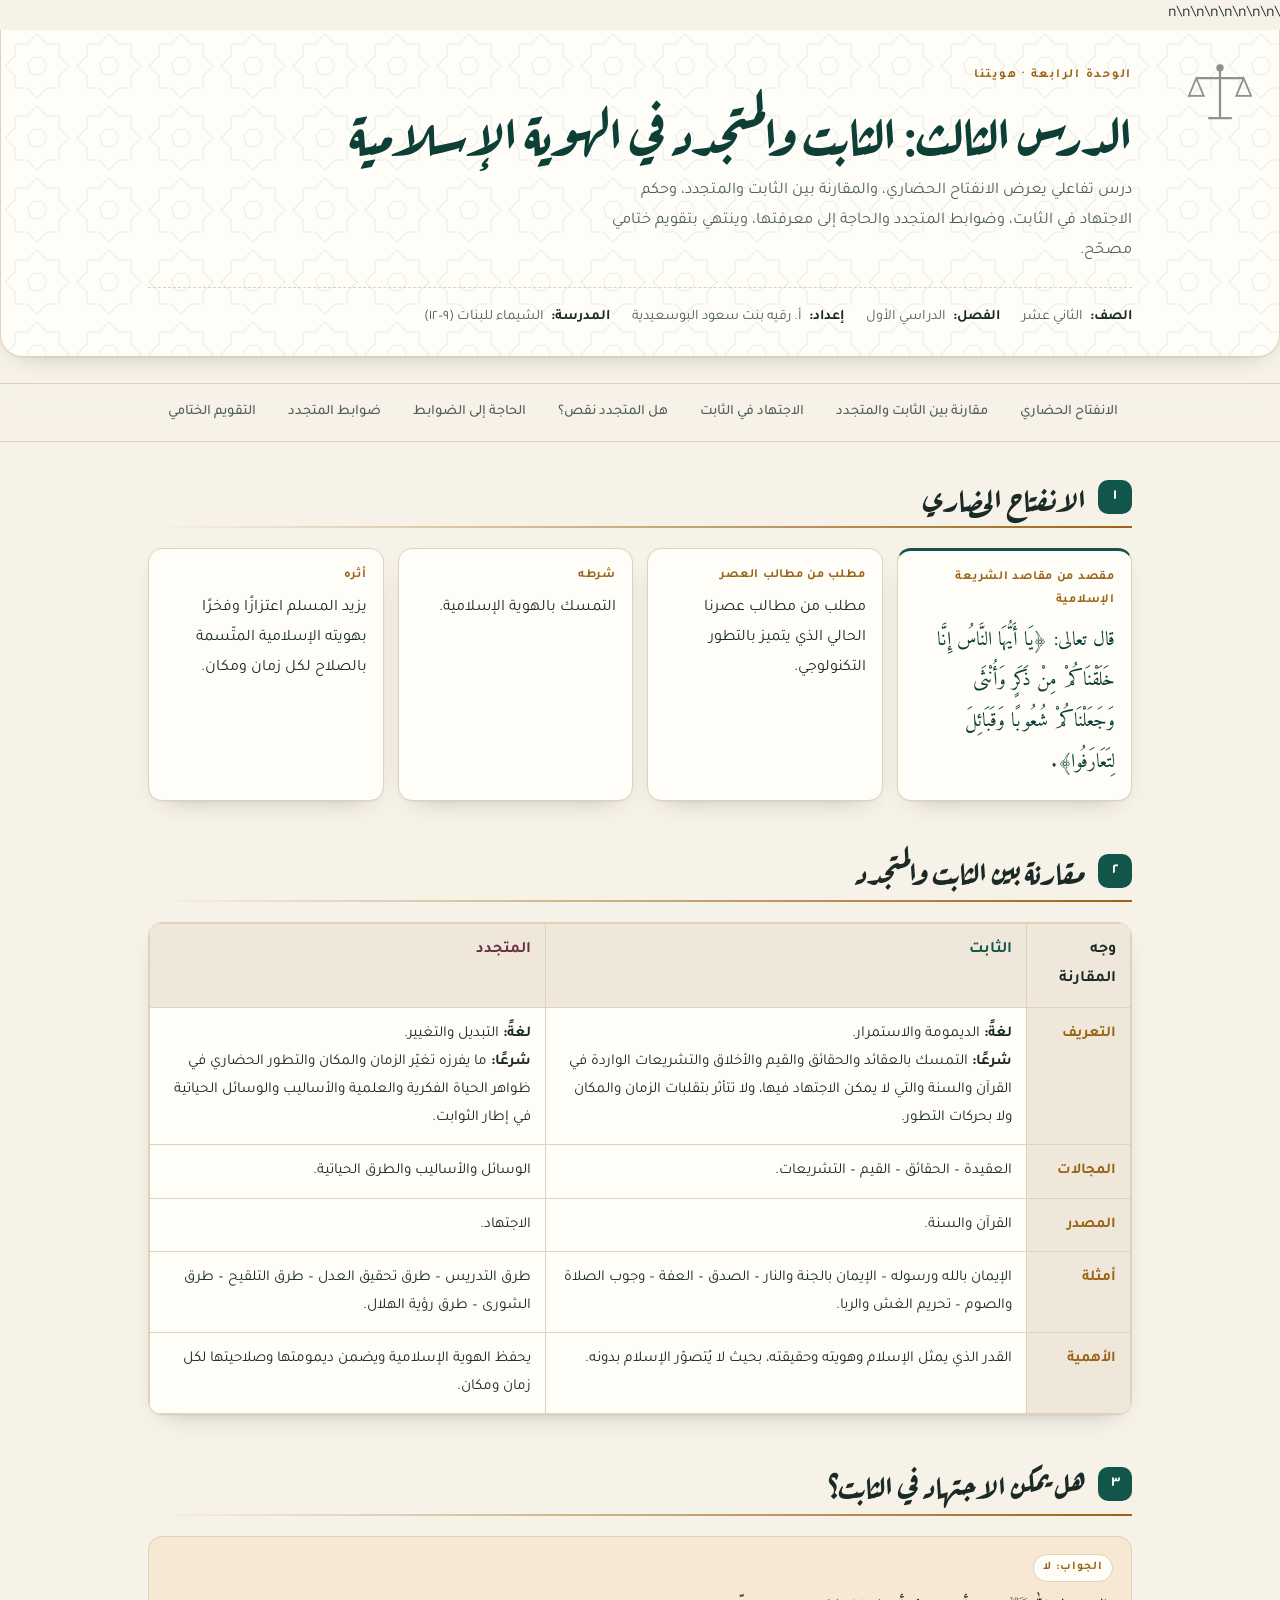
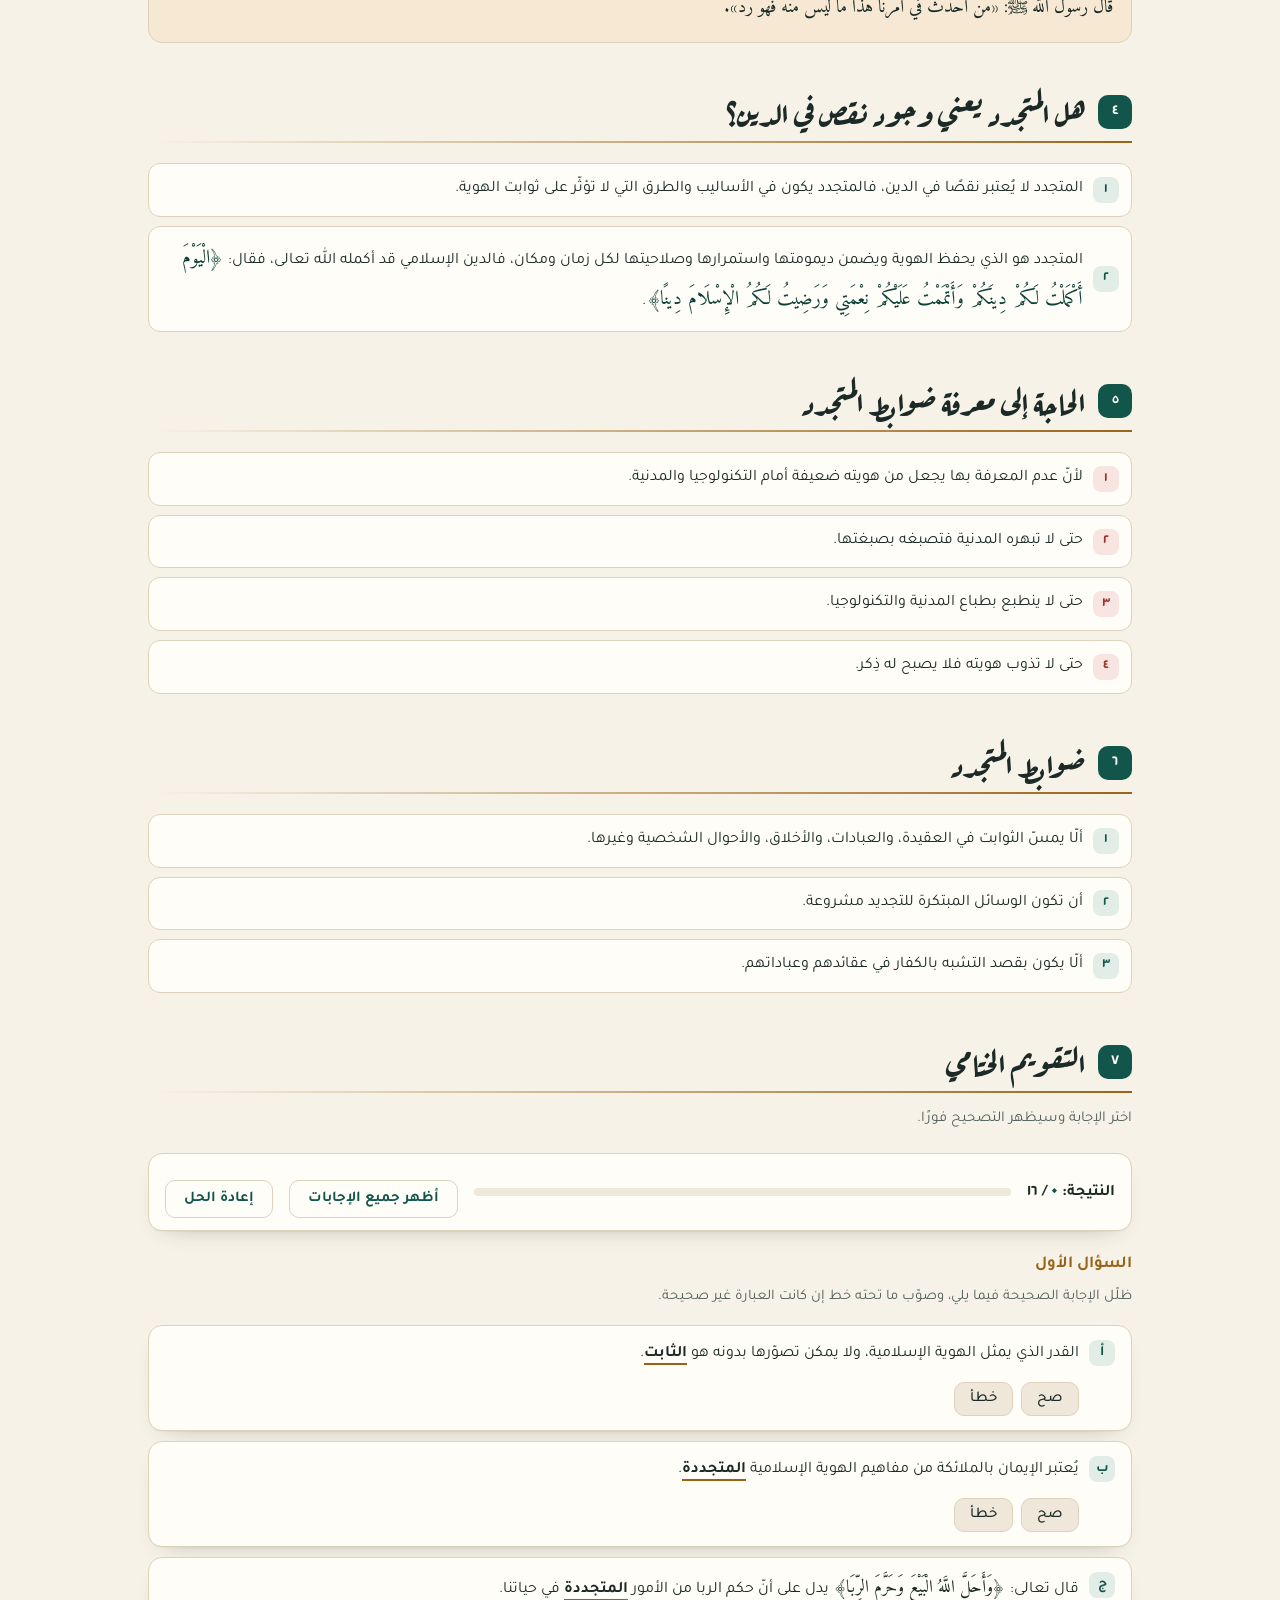
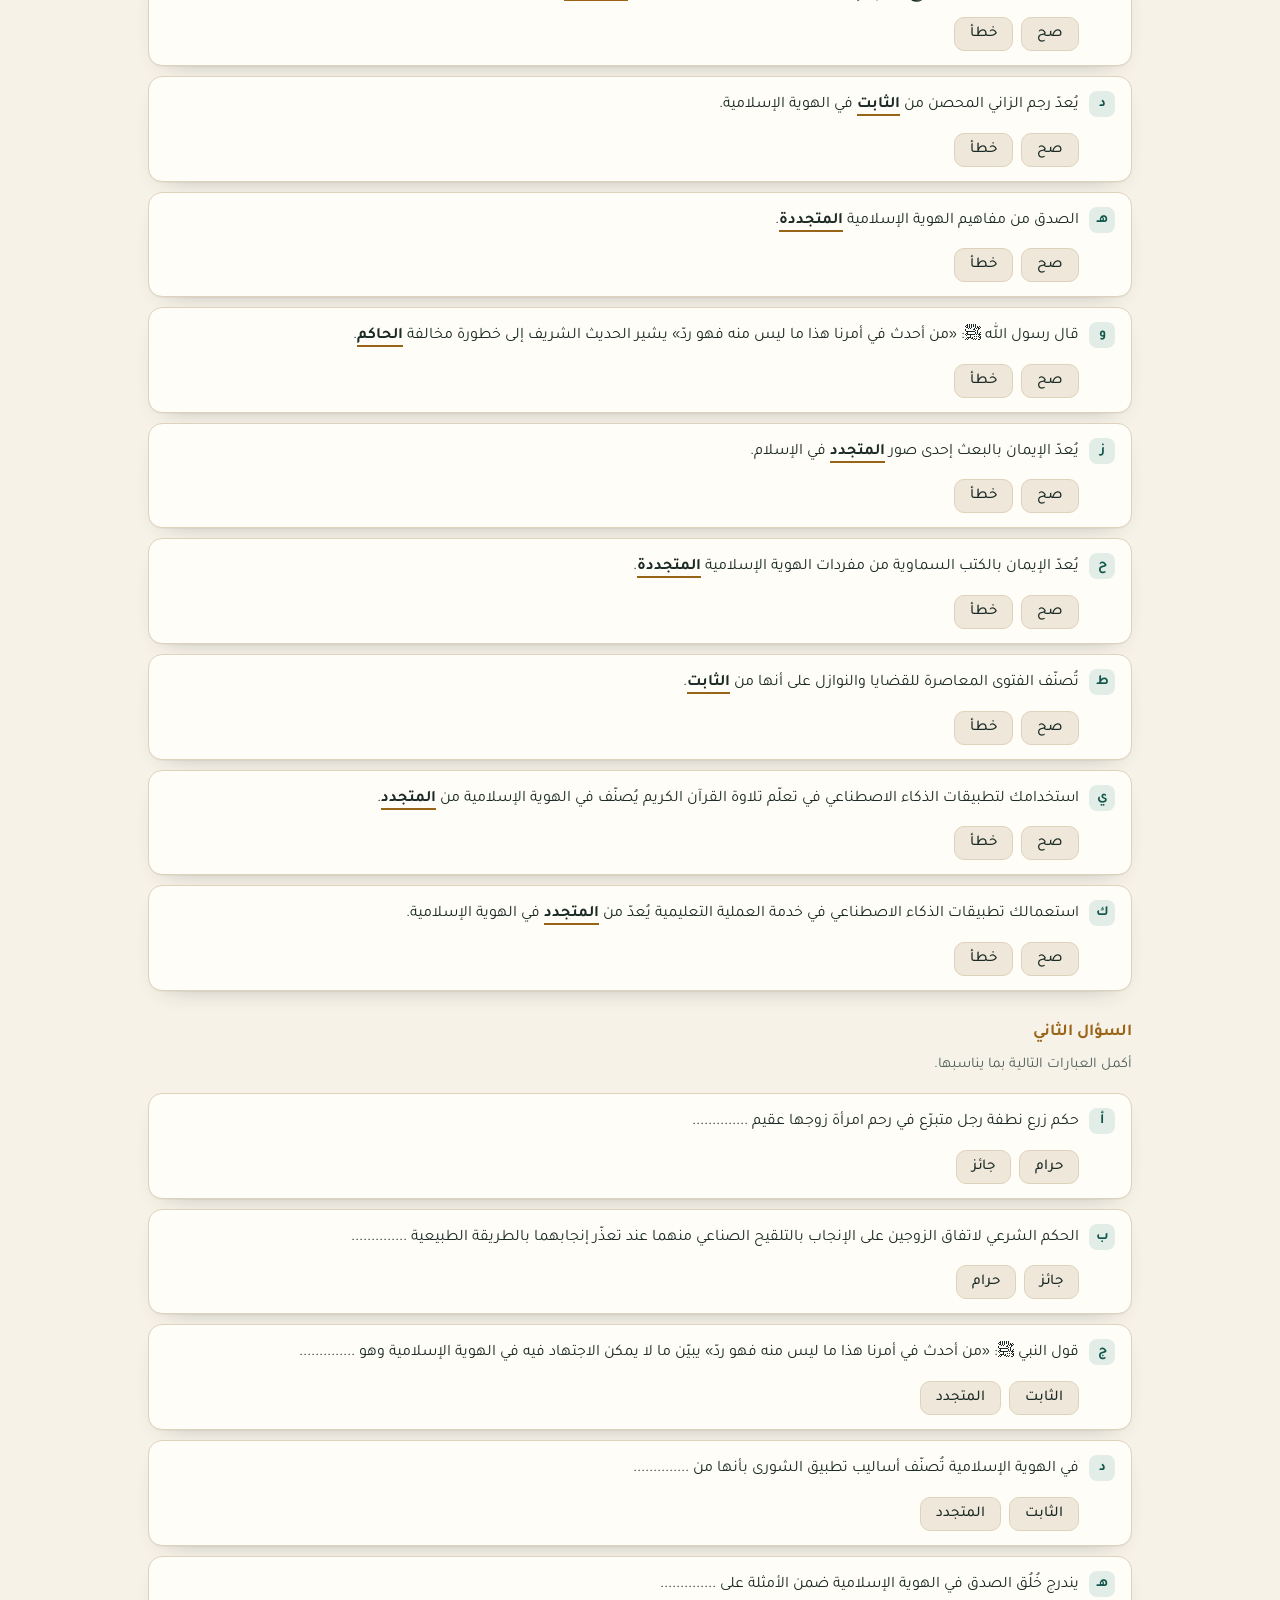
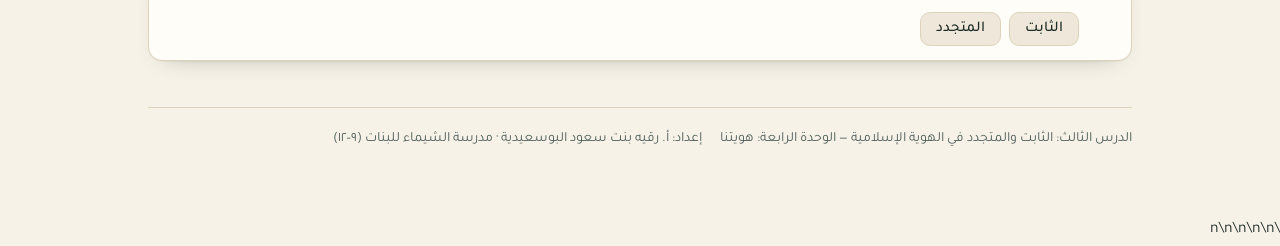
<file: lesson-3-thabit-mutajaddid.html>
<!DOCTYPE html>
<html lang="ar" dir="rtl">
<head>
<meta charset="UTF-8">
<meta name="viewport" content="width=device-width, initial-scale=1.0, viewport-fit=cover">
<meta name="color-scheme" content="light dark">
<meta name="description" content="درس تفاعلي: الثابت والمتجدد في الهوية الإسلامية — الوحدة الرابعة: هويتنا، الصف الثاني عشر، الفصل الدراسي الأول. إعداد: أ. رقيه بنت سعود البوسعيدية، مدرسة الشيماء للبنات (٩-١٢).">
<meta property="og:type" content="website">
<meta property="og:title" content="الدرس الثالث: الثابت والمتجدد في الهوية الإسلامية">
<meta property="og:description" content="درس تفاعلي للصف الثاني عشر: الانفتاح الحضاري، ومقارنة الثابت بالمتجدد، وضوابط المتجدد، مع تقويم ختامي مصحّح.">
<meta property="og:locale" content="ar_OM">
<link rel="icon" href="data:image/svg+xml,%3Csvg xmlns=%27http://www.w3.org/2000/svg%27 viewBox=%270 0 100 100%27%3E%3Ctext y=%27.9em%27 font-size=%2790%27%3E%E2%9A%96%EF%B8%8F%3C/text%3E%3C/svg%3E">
<style>
:root{color-scheme:light dark; padding-top:env(safe-area-inset-top,0px); padding-bottom:env(safe-area-inset-bottom,0px)}
body{margin:0}
img{max-width:100%}
[hidden]{display:none!important}
</style>\n<title>الثابت والمتجدد</title>\n<link rel="stylesheet" href="https://fonts.googleapis.com/css2?family=Aref+Ruqaa:wght@400;700&family=Amiri:wght@400;700&family=Tajawal:wght@300;400;500;700&display=swap">\n<style>
:root{
  --paper:#f7f2e8; --surface:#fffdf8; --surface2:#efe8da;
  --ink:#1b2a26; --ink-soft:#50605b; --line:#ded2bc;
  --pine:#12564b; --pine-ink:#0d3f37; --pine-soft:#e2ede8;
  --brass:#9a6418; --brass-soft:#f6e8d2;
  --plum:#6a3049; --plum-soft:#f4e6ec;
  --ok:#1c6f45; --ok-soft:#e3f1e7;
  --no:#9c2f26; --no-soft:#f8e4e1;
  --shadow:0 1px 0 rgba(27,42,38,.04), 0 10px 26px -18px rgba(27,42,38,.45);
  --f-disp:"Aref Ruqaa","Amiri",Georgia,serif;
  --f-body:"Tajawal","Rubik",system-ui,"Segoe UI",sans-serif;
  --f-text:"Amiri","Aref Ruqaa",Georgia,serif;
}
@media (prefers-color-scheme:dark){
  :root:not([data-theme="light"]){
    --paper:#0f1513; --surface:#171f1c; --surface2:#1e2723;
    --ink:#ece4d4; --ink-soft:#a8b3ad; --line:#31403a;
    --pine:#72c3b0; --pine-ink:#9ad7c6; --pine-soft:#152924;
    --brass:#d7a458; --brass-soft:#2a2115;
    --plum:#dda7bd; --plum-soft:#2a1b22;
    --ok:#6cc48f; --ok-soft:#15281d;
    --no:#e58b80; --no-soft:#2b1917;
    --shadow:0 1px 0 rgba(0,0,0,.2), 0 12px 28px -18px rgba(0,0,0,.8);
  }
}
:root[data-theme="dark"]{
  --paper:#0f1513; --surface:#171f1c; --surface2:#1e2723;
  --ink:#ece4d4; --ink-soft:#a8b3ad; --line:#31403a;
  --pine:#72c3b0; --pine-ink:#9ad7c6; --pine-soft:#152924;
  --brass:#d7a458; --brass-soft:#2a2115;
  --plum:#dda7bd; --plum-soft:#2a1b22;
  --ok:#6cc48f; --ok-soft:#15281d;
  --no:#e58b80; --no-soft:#2b1917;
  --shadow:0 1px 0 rgba(0,0,0,.2), 0 12px 28px -18px rgba(0,0,0,.8);
}
*{box-sizing:border-box}
body{
  margin:0; background:var(--paper); color:var(--ink);
  font-family:var(--f-body); font-size:16px; line-height:1.85;
  direction:rtl; text-align:right;
  -webkit-text-size-adjust:100%;
}
.wrap{max-width:1020px; margin:0 auto; padding-inline:18px; padding-block:0 64px}

/* ---------- header ---------- */
.masthead{
  position:relative; overflow:hidden; margin-block:0 26px;
  border:1px solid var(--line); border-top:none;
  border-radius:0 0 22px 22px; background:var(--surface);
  box-shadow:var(--shadow); padding:34px 26px 26px;
}
.masthead::before{
  content:""; position:absolute; inset:0;
  background-image:url("data:image/svg+xml,%3Csvg xmlns='http://www.w3.org/2000/svg' width='72' height='72' viewBox='0 0 72 72'%3E%3Cg fill='none' stroke='%2312564b' stroke-width='1.1'%3E%3Cpath d='M36 4 46 14 58 14 58 26 68 36 58 46 58 58 46 58 36 68 26 58 14 58 14 46 4 36 14 26 14 14 26 14Z'/%3E%3Ccircle cx='36' cy='36' r='9'/%3E%3C/g%3E%3C/svg%3E");
  background-size:72px 72px; opacity:.09; pointer-events:none;
}
:root[data-theme="dark"] .masthead::before{opacity:.15}
@media (prefers-color-scheme:dark){:root:not([data-theme="light"]) .masthead::before{opacity:.15}}
.masthead>*{position:relative}
.eyebrow{
  font-size:.78rem; letter-spacing:.14em; text-transform:uppercase;
  color:var(--brass); font-weight:700; margin:0 0 6px;
}
h1{
  font-family:var(--f-disp); font-weight:700; margin:0;
  font-size:clamp(2.1rem,7vw,3.4rem); line-height:1.35;
  color:var(--pine-ink); text-wrap:balance;
}
:root[data-theme="dark"] h1{color:var(--pine-ink)}
.lead{margin:10px 0 0; max-width:60ch; color:var(--ink-soft); font-size:1.02rem}
.credits{
  margin-top:20px; padding-top:16px; border-top:1px dashed var(--line);
  display:flex; flex-wrap:wrap; gap:8px 22px; font-size:.9rem; color:var(--ink-soft);
}
.credits b{color:var(--ink); font-weight:700}
.credits span{display:flex; gap:7px; align-items:baseline}

/* ---------- nav ---------- */
nav.toc{
  position:sticky; top:env(safe-area-inset-top,0px); z-index:9;
  background:var(--paper);
  background:color-mix(in srgb,var(--paper) 88%,transparent);
  backdrop-filter:blur(10px);
  border-block:1px solid var(--line); margin-bottom:32px;
}
nav.toc ul{
  display:flex; gap:4px; list-style:none; margin:0; padding:8px 0;
  overflow-x:auto; scrollbar-width:thin;
}
nav.toc a{
  display:block; white-space:nowrap; text-decoration:none;
  padding:6px 13px; border-radius:999px; font-size:.9rem; font-weight:500;
  color:var(--ink-soft); border:1px solid transparent;
}
nav.toc a:hover,nav.toc a:focus-visible{color:var(--pine); background:var(--pine-soft); border-color:var(--line)}

/* ---------- sections ---------- */
section{margin-block:0 46px; scroll-margin-top:84px}
.s-head{display:flex; align-items:center; gap:12px; margin-bottom:6px}
.s-num{
  flex:none; width:34px; height:34px; border-radius:10px;
  display:grid; place-items:center; font-weight:700; font-size:.95rem;
  background:var(--pine); color:#fffdf8; font-variant-numeric:tabular-nums;
}
:root[data-theme="dark"] .s-num{color:#0f1513}
@media (prefers-color-scheme:dark){:root:not([data-theme="light"]) .s-num{color:#0f1513}}
h2{
  font-family:var(--f-disp); font-weight:700; margin:0;
  font-size:clamp(1.45rem,4.2vw,2rem); color:var(--ink); line-height:1.45;
}
.s-rule{height:2px; background:linear-gradient(to left,var(--brass),transparent); margin:2px 0 20px; border:0}
.s-note{margin:-8px 0 20px; color:var(--ink-soft); font-size:.94rem}

/* ---------- cards ---------- */
.grid{display:grid; gap:16px}
.g2{grid-template-columns:repeat(auto-fit,minmax(260px,1fr))}
.g4{grid-template-columns:repeat(auto-fit,minmax(215px,1fr))}
.card{
  background:var(--surface); border:1px solid var(--line); border-radius:14px;
  padding:18px 18px 20px; box-shadow:var(--shadow);
}
.card h3{
  margin:0 0 10px; font-size:1.02rem; font-weight:700; color:var(--pine);
  display:flex; align-items:center; gap:8px;
}
.card h3::before{
  content:""; width:7px; height:7px; flex:none; rotate:45deg;
  background:var(--brass);
}
.card p{margin:0; color:var(--ink)}
.card ol,.card ul{margin:0; padding-inline-start:1.2em}
.card li{margin-block:4px}

/* ---------- evidence blocks ---------- */
.proof{
  border:1px solid var(--line); border-radius:14px; padding:16px 18px;
  background:var(--pine-soft); position:relative;
}
.proof.hadith{background:var(--brass-soft)}
.proof .tag{
  display:inline-block; font-size:.74rem; font-weight:700; letter-spacing:.08em;
  padding:2px 9px; border-radius:999px; margin-bottom:8px;
  background:var(--surface); border:1px solid var(--line); color:var(--brass);
}
.proof.ayah .tag{color:var(--pine)}
.ayah-text{
  font-family:var(--f-text); font-size:1.22rem; line-height:2.1;
  color:var(--pine-ink); margin:0;
}
:root[data-theme="dark"] .ayah-text{color:var(--pine-ink)}
.hadith-text{font-family:var(--f-text); font-size:1.14rem; line-height:2; margin:0; color:var(--ink)}
.isnad{display:block; font-family:var(--f-body); font-size:.86rem; color:var(--ink-soft); margin-top:8px}

/* ---------- activity ---------- */
.activity{
  border:1px solid var(--brass); border-radius:16px; overflow:hidden;
  background:var(--surface); box-shadow:var(--shadow);
}
.activity-head{
  background:var(--brass-soft); border-bottom:1px solid var(--line);
  padding:12px 18px; font-weight:700; color:var(--brass);
  display:flex; flex-wrap:wrap; gap:6px 12px; align-items:center;
}
.activity-head .pg{font-size:.82rem; font-weight:500; color:var(--ink-soft)}
.activity-body{padding:18px}
.qline{font-weight:700; margin:14px 0 0; color:var(--ink)}
button{font-family:inherit; font-size:1rem; cursor:pointer}
.btn{
  margin-top:14px; border:1px solid var(--pine); background:var(--pine); color:#fffdf8;
  padding:9px 18px; border-radius:10px; font-weight:700; font-size:.94rem;
}
:root[data-theme="dark"] .btn{color:#0f1513}
@media (prefers-color-scheme:dark){:root:not([data-theme="light"]) .btn{color:#0f1513}}
.btn.ghost{background:transparent; color:var(--pine); border-color:var(--line)}
.btn:hover{filter:brightness(1.07)}
.reveal{
  margin-top:14px; border-inline-start:3px solid var(--ok); background:var(--ok-soft);
  border-radius:0 10px 10px 0; padding:14px 16px;
}
.reveal p{margin:0 0 6px; font-weight:700; color:var(--ok)}
.reveal ol{margin:0; padding-inline-start:1.3em}

/* ---------- methods (accordion) ---------- */
.tools{display:flex; gap:8px; flex-wrap:wrap; margin-bottom:14px}
details.way{
  border:1px solid var(--line); border-radius:14px; background:var(--surface);
  box-shadow:var(--shadow); margin-bottom:12px; overflow:hidden;
}
details.way>summary{
  list-style:none; cursor:pointer; padding:14px 18px;
  display:flex; align-items:center; gap:12px; font-weight:700; font-size:1.05rem;
}
details.way>summary::-webkit-details-marker{display:none}
details.way>summary::after{
  content:"+"; margin-inline-start:auto; font-size:1.3rem; color:var(--brass); line-height:1;
}
details.way[open]>summary::after{content:"–"}
details.way[open]>summary{background:var(--surface2); border-bottom:1px solid var(--line)}
.way-n{
  flex:none; width:30px; height:30px; border-radius:50%; display:grid; place-items:center;
  background:var(--brass-soft); color:var(--brass); border:1px solid var(--brass);
  font-size:.92rem; font-variant-numeric:tabular-nums;
}
.way-body{padding:16px 18px 20px; display:grid; gap:14px}
.way-body>p{margin:0}
.sub{margin:0; padding-inline-start:1.25em}
.sub li{margin-block:5px}

/* ---------- poem ---------- */
.tadabbur{
  border:1px solid var(--line); border-radius:16px; background:var(--surface2);
  padding:20px 18px; box-shadow:var(--shadow);
}
.tadabbur .intro{margin:0 0 18px; color:var(--ink-soft); font-size:.97rem}
.bayt{
  display:grid; grid-template-columns:1fr auto 1fr; gap:6px 14px; align-items:center;
  padding:9px 0; border-bottom:1px dotted var(--line);
  font-family:var(--f-text); font-size:1.15rem; line-height:1.95;
}
.bayt:last-of-type{border-bottom:0}
.bayt .orn{color:var(--brass); font-size:.85rem; opacity:.75}
.bayt .sadr{text-align:right}
.bayt .ajz{text-align:left}
mark.g{
  background:transparent; color:inherit; font-weight:700;
  border-bottom:2px dotted var(--brass); padding-bottom:1px; transition:background .25s;
}
mark.g.on{background:var(--brass-soft); border-radius:4px}
.gloss{
  display:flex; flex-wrap:wrap; gap:8px; margin-top:18px;
  padding-top:14px; border-top:1px solid var(--line);
}
.gloss button{
  background:var(--surface); border:1px solid var(--line); border-radius:999px;
  padding:5px 12px; font-size:.88rem; color:var(--ink);
}
.gloss button:hover,.gloss button[aria-pressed="true"]{border-color:var(--brass); color:var(--brass)}
.gloss b{color:var(--pine)}

/* ---------- quiz ---------- */
.quiz-bar{
  display:flex; flex-wrap:wrap; align-items:center; gap:10px 16px;
  background:var(--surface); border:1px solid var(--line); border-radius:14px;
  padding:12px 16px; margin-bottom:18px; box-shadow:var(--shadow);
}
.score{font-weight:700; font-variant-numeric:tabular-nums}
.score em{font-style:normal; color:var(--pine); font-size:1.25rem}
.meter{flex:1 1 140px; height:8px; border-radius:99px; background:var(--surface2); overflow:hidden; min-width:120px}
.meter i{display:block; height:100%; width:0; background:var(--pine); transition:width .35s}
.qgroup{margin-bottom:26px}
.qgroup>h3{
  font-size:1.05rem; margin:0 0 4px; color:var(--brass); font-weight:700;
}
.qgroup>.hint{margin:0 0 14px; color:var(--ink-soft); font-size:.92rem}
.q{
  background:var(--surface); border:1px solid var(--line); border-radius:14px;
  padding:14px 16px; margin-bottom:10px; box-shadow:var(--shadow);
}
.q-top{display:flex; gap:10px; align-items:flex-start}
.q-key{
  flex:none; min-width:26px; height:26px; padding-inline:5px; border-radius:8px;
  background:var(--pine-soft); color:var(--pine); font-weight:700; font-size:.88rem;
  display:grid; place-items:center;
}
.q-text{margin:0; flex:1}
.q-text u{text-decoration:none; border-bottom:2px solid var(--brass); font-weight:700; padding-bottom:1px}
.q-text .v{font-family:var(--f-text); font-size:1.1rem}
.opts{display:flex; flex-wrap:wrap; gap:8px; margin:12px 0 0; padding:0 36px 0 0}
.opts button{
  border:1px solid var(--line); background:var(--surface2); color:var(--ink);
  border-radius:10px; padding:7px 15px; font-size:.94rem; font-weight:500;
}
.opts button:hover:not(:disabled){border-color:var(--pine); color:var(--pine)}
.opts button:disabled{cursor:default; opacity:.9}
.opts button.picked-ok{background:var(--ok-soft); border-color:var(--ok); color:var(--ok); font-weight:700}
.opts button.picked-no{background:var(--no-soft); border-color:var(--no); color:var(--no); font-weight:700}
.opts button.show-ok{border-color:var(--ok); color:var(--ok); font-weight:700}
.fb{margin:12px 36px 0 0; padding:10px 13px; border-radius:10px; font-size:.95rem}
.fb.good{background:var(--ok-soft); border-inline-start:3px solid var(--ok)}
.fb.bad{background:var(--no-soft); border-inline-start:3px solid var(--no)}
.fb b{color:var(--pine)}
footer.end{
  margin-top:34px; padding-top:18px; border-top:1px solid var(--line);
  color:var(--ink-soft); font-size:.88rem; display:flex; flex-wrap:wrap; gap:6px 18px;
}
@media (max-width:520px){
  .bayt{grid-template-columns:1fr; gap:0; text-align:right}
  .bayt .ajz{text-align:right}
  .bayt .orn{display:none}
  .opts,.fb{padding-inline-end:0; margin-inline-end:0}
}
@media (prefers-reduced-motion:reduce){*{transition:none!important}}
:focus-visible{outline:2px solid var(--brass); outline-offset:2px; border-radius:6px}
</style>\n<style>
/* إضافات خاصة بالدرس الثاني */
.qibla-mark{position:absolute; inset-inline-start:22px; inset-block-start:26px; width:74px; height:74px; opacity:.5}
@media (max-width:640px){.qibla-mark{display:none}}
.stances{display:grid; gap:14px; grid-template-columns:repeat(auto-fit,minmax(240px,1fr))}
.stance{
  background:var(--surface); border:1px solid var(--line); border-radius:14px;
  padding:16px 16px 18px; box-shadow:var(--shadow); border-top:3px solid var(--plum);
}
.stance .who{
  display:flex; align-items:center; gap:8px; font-weight:700; color:var(--plum); margin:0 0 8px;
}
.stance .who span.n{
  width:24px; height:24px; border-radius:50%; display:grid; place-items:center; flex:none;
  background:var(--plum-soft); font-size:.82rem;
}
.stance p{margin:0}
.chain-arrow{display:block; text-align:center; color:var(--brass); font-size:1.5rem; line-height:1; margin:14px 0 4px}
.outcome{
  border:1px dashed var(--brass); border-radius:14px; background:var(--brass-soft);
  padding:16px 18px;
}
.outcome p{margin:0 0 10px}
.outcome p:last-child{margin-bottom:0}
.honor{
  margin-top:16px; border-inline-start:3px solid var(--pine); background:var(--pine-soft);
  border-radius:0 12px 12px 0; padding:14px 16px;
}
.honor p{margin:0}
.numlist{counter-reset:nl; list-style:none; margin:0; padding:0; display:grid; gap:9px}
.numlist li{
  counter-increment:nl; position:relative; padding:11px 48px 11px 14px;
  background:var(--surface); border:1px solid var(--line); border-radius:12px;
}
.numlist li::before{
  content:counter(nl,arabic-indic); position:absolute; inset-inline-start:12px; top:50%; translate:0 -50%;
  width:26px; height:26px; border-radius:8px; display:grid; place-items:center;
  background:var(--no-soft); color:var(--no); font-weight:700; font-size:.85rem;
}
.numlist.calm li::before{background:var(--pine-soft); color:var(--pine)}
.letters{display:grid; gap:12px}
.letters .lt{
  display:flex; gap:12px; align-items:flex-start; background:var(--surface);
  border:1px solid var(--line); border-radius:12px; padding:13px 15px;
}
.letters .lt b{
  flex:none; width:26px; height:26px; border-radius:8px; display:grid; place-items:center;
  background:var(--brass-soft); color:var(--brass); font-size:.88rem;
}
.letters .lt div{flex:1}
.letters .lt p{margin:0}
.essay{
  background:var(--surface); border:1px solid var(--line); border-radius:14px;
  padding:15px 17px; margin-bottom:10px; box-shadow:var(--shadow);
}
.essay>p.q{margin:0; font-weight:700; display:flex; gap:10px; align-items:flex-start}
.essay>p.q span.q-key{
  flex:none; min-width:26px; height:26px; padding-inline:5px; border-radius:8px;
  background:var(--pine-soft); color:var(--pine); font-weight:700; font-size:.88rem;
  display:grid; place-items:center;
}
.model{
  margin-top:12px; border-inline-start:3px solid var(--ok); background:var(--ok-soft);
  border-radius:0 10px 10px 0; padding:12px 15px;
}
.model .lbl{font-size:.78rem; font-weight:700; letter-spacing:.06em; color:var(--ok); display:block; margin-bottom:6px}
.model p,.model ol{margin:0}
.model ol{padding-inline-start:1.2em}
</style>\n<style>
/* إضافات خاصة بالدرس الثالث */
.balance-mark{position:absolute; inset-inline-start:22px; inset-block-start:26px; width:74px; height:74px; opacity:.5}
@media (max-width:640px){.balance-mark{display:none}}
.flow{display:grid; gap:14px; grid-template-columns:repeat(auto-fit,minmax(230px,1fr))}
.flow .node{
  background:var(--surface); border:1px solid var(--line); border-radius:14px;
  padding:15px 16px 17px; box-shadow:var(--shadow);
}
.flow .node .lbl{
  display:block; font-size:.78rem; font-weight:700; letter-spacing:.06em;
  color:var(--brass); margin-bottom:7px;
}
.flow .node p{margin:0}
.flow .node.key{border-top:3px solid var(--pine)}
.tablewrap{overflow-x:auto; border:1px solid var(--line); border-radius:14px; background:var(--surface); box-shadow:var(--shadow)}
table.cmp{border-collapse:collapse; width:100%; min-width:640px; font-size:.95rem}
table.cmp th,table.cmp td{border:1px solid var(--line); padding:12px 14px; vertical-align:top; text-align:right}
table.cmp thead th{background:var(--surface2); font-weight:700; font-size:1rem}
table.cmp thead th.c-thabit{color:var(--pine)}
table.cmp thead th.c-mutajaddid{color:var(--plum)}
table.cmp tbody th{
  background:var(--surface2); width:104px; font-weight:700; color:var(--brass); white-space:nowrap;
}
table.cmp td b{color:var(--ink)}
.qa{display:grid; gap:14px; grid-template-columns:repeat(auto-fit,minmax(280px,1fr))}
.qa .box{
  background:var(--surface); border:1px solid var(--line); border-radius:14px;
  padding:16px 17px 18px; box-shadow:var(--shadow);
}
.qa .box h3{
  margin:0 0 10px; font-size:1.02rem; color:var(--pine); font-weight:700;
  display:flex; gap:8px; align-items:flex-start;
}
.qa .box h3::before{content:"؟"; flex:none; width:24px; height:24px; border-radius:50%;
  background:var(--pine-soft); display:grid; place-items:center; font-size:.9rem}
.qa .box p{margin:0 0 9px}
.qa .box p:last-child{margin-bottom:0}
.qa .box ol{margin:0; padding-inline-start:1.2em}
.qa .box ol li{margin-block:6px}
.fill{display:flex; flex-wrap:wrap; gap:8px; margin:12px 36px 0 0; padding:0}
@media (max-width:520px){.fill{margin-inline-end:0}}
</style>\n</head>\n<body>\n<div dir="rtl" lang="ar">
<header class="masthead">
  <svg class="balance-mark" viewBox="0 0 100 100" aria-hidden="true">
    <path d="M50 16 V84" stroke="currentColor" stroke-width="3" fill="none"/>
    <path d="M18 30 H82" stroke="currentColor" stroke-width="3" fill="none"/>
    <circle cx="50" cy="16" r="5" fill="currentColor"/>
    <path d="M18 30 L8 54 H28 Z" fill="none" stroke="currentColor" stroke-width="2.4"/>
    <path d="M82 30 L72 54 H92 Z" fill="none" stroke="currentColor" stroke-width="2.4"/>
    <path d="M34 84 H66" stroke="currentColor" stroke-width="3" fill="none"/>
  </svg>
  <div class="wrap" style="padding-block:0">
    <p class="eyebrow">الوحدة الرابعة · هويتنا</p>
    <h1>الدرس الثالث: الثابت والمتجدد في الهوية الإسلامية</h1>
    <p class="lead">درس تفاعلي يعرض الانفتاح الحضاري، والمقارنة بين الثابت والمتجدد، وحكم الاجتهاد في الثابت، وضوابط المتجدد والحاجة إلى معرفتها، وينتهي بتقويم ختامي مصحّح.</p>
    <div class="credits">
      <span><b>الصف:</b> الثاني عشر</span>
      <span><b>الفصل:</b> الدراسي الأول</span>
      <span><b>إعداد:</b> أ. رقيه بنت سعود البوسعيدية</span>
      <span><b>المدرسة:</b> الشيماء للبنات (٩–١٢)</span>
    </div>
  </div>
</header>

<nav class="toc" aria-label="محاور الدرس">
  <div class="wrap" style="padding-block:0">
    <ul>
      <li><a href="#m1">الانفتاح الحضاري</a></li>
      <li><a href="#m2">مقارنة بين الثابت والمتجدد</a></li>
      <li><a href="#m3">الاجتهاد في الثابت</a></li>
      <li><a href="#m4">هل المتجدد نقص؟</a></li>
      <li><a href="#m5">الحاجة إلى الضوابط</a></li>
      <li><a href="#m6">ضوابط المتجدد</a></li>
      <li><a href="#m7">التقويم الختامي</a></li>
    </ul>
  </div>
</nav>

<main class="wrap">

  <section id="m1">
    <div class="s-head"><span class="s-num">١</span><h2>الانفتاح الحضاري</h2></div>
    <hr class="s-rule">
    <div class="flow">
      <article class="node key">
        <span class="lbl">مقصد من مقاصد الشريعة الإسلامية</span>
        <p class="ayah-text">قال تعالى: ﴿يَا أَيُّهَا النَّاسُ إِنَّا خَلَقْنَاكُمْ مِنْ ذَكَرٍ وَأُنْثَى وَجَعَلْنَاكُمْ شُعُوبًا وَقَبَائِلَ لِتَعَارَفُوا﴾.</p>
      </article>
      <article class="node">
        <span class="lbl">مطلب من مطالب العصر</span>
        <p>مطلب من مطالب عصرنا الحالي الذي يتميز بالتطور التكنولوجي.</p>
      </article>
      <article class="node">
        <span class="lbl">شرطه</span>
        <p>التمسك بالهوية الإسلامية.</p>
      </article>
      <article class="node">
        <span class="lbl">أثره</span>
        <p>يزيد المسلم اعتزازًا وفخرًا بهويته الإسلامية المتّسمة بالصلاح لكل زمان ومكان.</p>
      </article>
    </div>
  </section>

  <section id="m2">
    <div class="s-head"><span class="s-num">٢</span><h2>مقارنة بين الثابت والمتجدد</h2></div>
    <hr class="s-rule">
    <div class="tablewrap">
      <table class="cmp">
        <thead>
          <tr>
            <th scope="col">وجه المقارنة</th>
            <th scope="col" class="c-thabit">الثابت</th>
            <th scope="col" class="c-mutajaddid">المتجدد</th>
          </tr>
        </thead>
        <tbody>
          <tr>
            <th scope="row">التعريف</th>
            <td><b>لغةً:</b> الديمومة والاستمرار.<br><b>شرعًا:</b> التمسك بالعقائد والحقائق والقيم والأخلاق والتشريعات الواردة في القرآن والسنة والتي لا يمكن الاجتهاد فيها، ولا تتأثر بتقلبات الزمان والمكان ولا بحركات التطور.</td>
            <td><b>لغةً:</b> التبديل والتغيير.<br><b>شرعًا:</b> ما يفرزه تغيّر الزمان والمكان والتطور الحضاري في ظواهر الحياة الفكرية والعلمية والأساليب والوسائل الحياتية في إطار الثوابت.</td>
          </tr>
          <tr>
            <th scope="row">المجالات</th>
            <td>العقيدة – الحقائق – القيم – التشريعات.</td>
            <td>الوسائل والأساليب والطرق الحياتية.</td>
          </tr>
          <tr>
            <th scope="row">المصدر</th>
            <td>القرآن والسنة.</td>
            <td>الاجتهاد.</td>
          </tr>
          <tr>
            <th scope="row">أمثلة</th>
            <td>الإيمان بالله ورسوله – الإيمان بالجنة والنار – الصدق – العفة – وجوب الصلاة والصوم – تحريم الغش والربا.</td>
            <td>طرق التدريس – طرق تحقيق العدل – طرق التلقيح – طرق الشورى – طرق رؤية الهلال.</td>
          </tr>
          <tr>
            <th scope="row">الأهمية</th>
            <td>القدر الذي يمثل الإسلام وهويته وحقيقته، بحيث لا يُتصوّر الإسلام بدونه.</td>
            <td>يحفظ الهوية الإسلامية ويضمن ديمومتها وصلاحيتها لكل زمان ومكان.</td>
          </tr>
        </tbody>
      </table>
    </div>
  </section>

  <section id="m3">
    <div class="s-head"><span class="s-num">٣</span><h2>هل يمكن الاجتهاد في الثابت؟</h2></div>
    <hr class="s-rule">
    <div class="proof hadith">
      <span class="tag">الجواب: لا</span>
      <p class="hadith-text">قال رسول الله ﷺ: «من أحدث في أمرنا هذا ما ليس منه فهو ردّ».</p>
    </div>
  </section>

  <section id="m4">
    <div class="s-head"><span class="s-num">٤</span><h2>هل المتجدد يعني وجود نقص في الدين؟</h2></div>
    <hr class="s-rule">
    <ol class="numlist calm">
      <li>المتجدد لا يُعتبر نقصًا في الدين، فالمتجدد يكون في الأساليب والطرق التي لا تؤثّر على ثوابت الهوية.</li>
      <li>المتجدد هو الذي يحفظ الهوية ويضمن ديمومتها واستمرارها وصلاحيتها لكل زمان ومكان، فالدين الإسلامي قد أكمله الله تعالى، فقال: <span class="ayah-text">﴿الْيَوْمَ أَكْمَلْتُ لَكُمْ دِينَكُمْ وَأَتْمَمْتُ عَلَيْكُمْ نِعْمَتِي وَرَضِيتُ لَكُمُ الْإِسْلَامَ دِينًا﴾</span>.</li>
    </ol>
  </section>

  <section id="m5">
    <div class="s-head"><span class="s-num">٥</span><h2>الحاجة إلى معرفة ضوابط المتجدد</h2></div>
    <hr class="s-rule">
    <ol class="numlist">
      <li>لأنّ عدم المعرفة بها يجعل من هويته ضعيفة أمام التكنولوجيا والمدنية.</li>
      <li>حتى لا تبهره المدنية فتصبغه بصبغتها.</li>
      <li>حتى لا ينطبع بطباع المدنية والتكنولوجيا.</li>
      <li>حتى لا تذوب هويته فلا يصبح له ذِكر.</li>
    </ol>
  </section>

  <section id="m6">
    <div class="s-head"><span class="s-num">٦</span><h2>ضوابط المتجدد</h2></div>
    <hr class="s-rule">
    <ol class="numlist calm">
      <li>ألّا يمسّ الثوابت في العقيدة، والعبادات، والأخلاق، والأحوال الشخصية وغيرها.</li>
      <li>أن تكون الوسائل المبتكرة للتجديد مشروعة.</li>
      <li>ألّا يكون بقصد التشبه بالكفار في عقائدهم وعباداتهم.</li>
    </ol>
  </section>

  <section id="m7">
    <div class="s-head"><span class="s-num">٧</span><h2>التقويم الختامي</h2></div>
    <hr class="s-rule">
    <p class="s-note">اختر الإجابة وسيظهر التصحيح فورًا.</p>

    <div class="quiz-bar">
      <span class="score">النتيجة: <em id="sc">٠</em> / ١٦</span>
      <span class="meter"><i id="mt"></i></span>
      <button class="btn ghost" id="showAll">أظهر جميع الإجابات</button>
      <button class="btn ghost" id="resetQ">إعادة الحل</button>
    </div>

    <div class="qgroup">
      <h3>السؤال الأول</h3>
      <p class="hint">ظلّل الإجابة الصحيحة فيما يلي، وصوّب ما تحته خط إن كانت العبارة غير صحيحة.</p>
      <div id="tfBox"></div>
    </div>

    <div class="qgroup">
      <h3>السؤال الثاني</h3>
      <p class="hint">أكمل العبارات التالية بما يناسبها.</p>
      <div id="fillBox"></div>
    </div>
  </section>

  <footer class="end">
    <span>الدرس الثالث: الثابت والمتجدد في الهوية الإسلامية — الوحدة الرابعة: هويتنا</span>
    <span>إعداد: أ. رقيه بنت سعود البوسعيدية · مدرسة الشيماء للبنات (٩–١٢)</span>
  </footer>
</main>
</div>\n\n<script>
(function(){
  var ar = function(n){ return String(n).replace(/\d/g, function(d){ return "\u0660\u0661\u0662\u0663\u0664\u0665\u0666\u0667\u0668\u0669"[+d]; }); };

  var tf = [
    { k:"أ", t:'القدر الذي يمثل الهوية الإسلامية، ولا يمكن تصوّرها بدونه هو <u>الثابت</u>.', a:true },
    { k:"ب", t:'يُعتبر الإيمان بالملائكة من مفاهيم الهوية الإسلامية <u>المتجددة</u>.', a:false, fix:"الثابتة" },
    { k:"ج", t:'قال تعالى: <span class="v">﴿وَأَحَلَّ اللَّهُ الْبَيْعَ وَحَرَّمَ الرِّبَا﴾</span> يدل على أنّ حكم الربا من الأمور <u>المتجددة</u> في حياتنا.', a:false, fix:"الثابتة" },
    { k:"د", t:'يُعدّ رجم الزاني المحصن من <u>الثابت</u> في الهوية الإسلامية.', a:true },
    { k:"هـ", t:'الصدق من مفاهيم الهوية الإسلامية <u>المتجددة</u>.', a:false, fix:"الثابتة" },
    { k:"و", t:'قال رسول الله ﷺ: «من أحدث في أمرنا هذا ما ليس منه فهو ردّ» يشير الحديث الشريف إلى خطورة مخالفة <u>الحاكم</u>.', a:false, fix:"الثابت" },
    { k:"ز", t:'يُعدّ الإيمان بالبعث إحدى صور <u>المتجدد</u> في الإسلام.', a:false, fix:"الثابتة" },
    { k:"ح", t:'يُعدّ الإيمان بالكتب السماوية من مفردات الهوية الإسلامية <u>المتجددة</u>.', a:false, fix:"الثابتة" },
    { k:"ط", t:'تُصنّف الفتوى المعاصرة للقضايا والنوازل على أنها من <u>الثابت</u>.', a:false, fix:"المتجدد" },
    { k:"ي", t:'استخدامك لتطبيقات الذكاء الاصطناعي في تعلّم تلاوة القرآن الكريم يُصنّف في الهوية الإسلامية من <u>المتجدد</u>.', a:true },
    { k:"ك", t:'استعمالك تطبيقات الذكاء الاصطناعي في خدمة العملية التعليمية يُعدّ من <u>المتجدد</u> في الهوية الإسلامية.', a:true }
  ];

  var fill = [
    { k:"أ", t:'حكم زرع نطفة رجل متبرّع في رحم امرأة زوجها عقيم ..............', o:["حرام","جائز"], a:0 },
    { k:"ب", t:'الحكم الشرعي لاتفاق الزوجين على الإنجاب بالتلقيح الصناعي منهما عند تعذّر إنجابهما بالطريقة الطبيعية ..............', o:["جائز","حرام"], a:0 },
    { k:"ج", t:'قول النبي ﷺ: «من أحدث في أمرنا هذا ما ليس منه فهو ردّ» يبيّن ما لا يمكن الاجتهاد فيه في الهوية الإسلامية وهو ..............', o:["الثابت","المتجدد"], a:0 },
    { k:"د", t:'في الهوية الإسلامية تُصنّف أساليب تطبيق الشورى بأنها من ..............', o:["الثابت","المتجدد"], a:1 },
    { k:"هـ", t:'يندرج خُلُق الصدق في الهوية الإسلامية ضمن الأمثلة على ..............', o:["الثابت","المتجدد"], a:0 }
  ];

  var total = tf.length + fill.length, answered = {}, correct = {};

  function update(){
    var n = 0, done = 0;
    for(var k in correct){ if(correct[k]) n++; }
    for(var j in answered){ done++; }
    document.getElementById("sc").textContent = ar(n);
    document.getElementById("mt").style.width = (done/total*100) + "%";
  }

  function card(id, key, text, optClass){
    var q = document.createElement("div");
    q.className = "q"; q.id = id;
    q.innerHTML = '<div class="q-top"><span class="q-key">' + key + '</span><p class="q-text">' + text + '</p></div>'
                + '<div class="' + optClass + ' opts"></div><div class="fb" hidden></div>';
    return q;
  }

  var tfBox = document.getElementById("tfBox");
  tf.forEach(function(item, i){
    var id = "tf" + i, q = card(id, item.k, item.t, "opts");
    var opts = q.querySelector(".opts"), fb = q.querySelector(".fb");
    [["صح", true], ["خطأ", false]].forEach(function(pair){
      var b = document.createElement("button");
      b.type = "button"; b.textContent = pair[0]; b.dataset.val = String(pair[1]);
      b.addEventListener("click", function(){
        if(answered[id]) return;
        answered[id] = true;
        var ok = (pair[1] === item.a);
        correct[id] = ok;
        b.className = ok ? "picked-ok" : "picked-no";
        opts.querySelectorAll("button").forEach(function(x){
          x.disabled = true;
          if(x.dataset.val === String(item.a) && x !== b) x.className = "show-ok";
        });
        fb.hidden = false;
        fb.className = "fb " + (ok ? "good" : "bad");
        fb.innerHTML = item.a
          ? (ok ? "أحسنت ✓ العبارة <b>صحيحة</b> كما هي." : "الإجابة الصحيحة: <b>صح</b> — العبارة صحيحة كما هي.")
          : "الإجابة الصحيحة: <b>خطأ</b> — والصواب: <b>" + item.fix + "</b>.";
        update();
      });
      opts.appendChild(b);
    });
    tfBox.appendChild(q);
  });

  var fillBox = document.getElementById("fillBox");
  fill.forEach(function(item, i){
    var id = "fl" + i, q = card(id, item.k, item.t, "fill");
    var opts = q.querySelector(".opts"), fb = q.querySelector(".fb");
    item.o.forEach(function(label, idx){
      var b = document.createElement("button");
      b.type = "button"; b.textContent = label; b.dataset.idx = String(idx);
      b.addEventListener("click", function(){
        if(answered[id]) return;
        answered[id] = true;
        var ok = (idx === item.a);
        correct[id] = ok;
        b.className = ok ? "picked-ok" : "picked-no";
        opts.querySelectorAll("button").forEach(function(x){
          x.disabled = true;
          if(+x.dataset.idx === item.a && x !== b) x.className = "show-ok";
        });
        fb.hidden = false;
        fb.className = "fb " + (ok ? "good" : "bad");
        fb.innerHTML = ok ? "أحسنت ✓ الإجابة الصحيحة: <b>" + item.o[item.a] + "</b>."
                          : "الإجابة الصحيحة: <b>" + item.o[item.a] + "</b>.";
        update();
      });
      opts.appendChild(b);
    });
    fillBox.appendChild(q);
  });

  document.getElementById("showAll").addEventListener("click", function(){
    tf.forEach(function(item, i){
      if(answered["tf" + i]) return;
      var q = document.getElementById("tf" + i);
      q.querySelectorAll(".opts button").forEach(function(x){
        x.disabled = true;
        if(x.dataset.val === String(item.a)) x.className = "show-ok";
      });
      var fb = q.querySelector(".fb");
      fb.hidden = false; fb.className = "fb good";
      fb.innerHTML = item.a ? "الإجابة: <b>صح</b> — العبارة صحيحة كما هي."
                            : "الإجابة: <b>خطأ</b> — والصواب: <b>" + item.fix + "</b>.";
    });
    fill.forEach(function(item, i){
      if(answered["fl" + i]) return;
      var q = document.getElementById("fl" + i);
      q.querySelectorAll(".opts button").forEach(function(x){
        x.disabled = true;
        if(+x.dataset.idx === item.a) x.className = "show-ok";
      });
      var fb = q.querySelector(".fb");
      fb.hidden = false; fb.className = "fb good";
      fb.innerHTML = "الإجابة: <b>" + item.o[item.a] + "</b>.";
    });
  });

  document.getElementById("resetQ").addEventListener("click", function(){
    answered = {}; correct = {};
    document.querySelectorAll(".q").forEach(function(q){
      q.querySelectorAll(".opts button").forEach(function(x){ x.disabled = false; x.className = ""; });
      var fb = q.querySelector(".fb"); fb.hidden = true; fb.innerHTML = "";
    });
    update();
  });

  update();
})();
</script>\n</body>\n</html>\n
</file>
<file: style.css>
:root {
  --bg: #ffffff;
  --bg-alt: #f6f7fb;
  --text: #1a1a2e;
  --text-muted: #5c5f70;
  --primary: #6c5ce7;
  --primary-dark: #5641d8;
  --border: #e6e6ef;
  --card-bg: #ffffff;
  --shadow: 0 4px 20px rgba(20, 20, 40, 0.06);
}

:root[data-theme="dark"] {
  --bg: #14141f;
  --bg-alt: #1b1b2b;
  --text: #f1f1f6;
  --text-muted: #a6a6bd;
  --primary: #8b7cf6;
  --primary-dark: #a191ff;
  --border: #2a2a3d;
  --card-bg: #1e1e30;
  --shadow: 0 4px 20px rgba(0, 0, 0, 0.35);
}

* { box-sizing: border-box; }

body {
  margin: 0;
  font-family: 'Segoe UI', system-ui, -apple-system, sans-serif;
  background: var(--bg);
  color: var(--text);
  transition: background 0.2s ease, color 0.2s ease;
}

.nav {
  position: sticky;
  top: 0;
  background: var(--bg);
  border-bottom: 1px solid var(--border);
  z-index: 10;
}

.nav-inner {
  max-width: 1100px;
  margin: 0 auto;
  padding: 1rem 1.5rem;
  display: flex;
  align-items: center;
  justify-content: space-between;
}

.logo {
  font-weight: 700;
  font-size: 1.3rem;
  color: var(--primary);
}

.nav-inner nav a {
  color: var(--text-muted);
  text-decoration: none;
  margin-left: 1.5rem;
  font-size: 0.95rem;
  transition: color 0.15s ease;
}

.nav-inner nav a:hover { color: var(--primary); }

.theme-toggle {
  border: 1px solid var(--border);
  background: var(--bg-alt);
  border-radius: 50%;
  width: 36px;
  height: 36px;
  cursor: pointer;
  font-size: 1rem;
  margin-left: 1.5rem;
}

.hero {
  max-width: 800px;
  margin: 5rem auto 4rem;
  padding: 0 1.5rem;
  text-align: center;
}

.hero h1 {
  font-size: 2.8rem;
  line-height: 1.2;
  margin-bottom: 1rem;
}

.hero h1 span { color: var(--primary); }

.hero p {
  color: var(--text-muted);
  font-size: 1.1rem;
  margin-bottom: 2rem;
}

.hero-actions {
  display: flex;
  justify-content: center;
  gap: 1rem;
  flex-wrap: wrap;
}

.btn {
  padding: 0.75rem 1.6rem;
  border-radius: 8px;
  font-size: 1rem;
  cursor: pointer;
  border: none;
  text-decoration: none;
  display: inline-block;
  transition: transform 0.1s ease, background 0.15s ease;
}

.btn:active { transform: scale(0.97); }

.btn.primary {
  background: var(--primary);
  color: #fff;
}

.btn.primary:hover { background: var(--primary-dark); }

.btn.secondary {
  background: transparent;
  color: var(--text);
  border: 1px solid var(--border);
}

.btn.secondary:hover { border-color: var(--primary); color: var(--primary); }

.features {
  max-width: 1100px;
  margin: 0 auto;
  padding: 2rem 1.5rem 4rem;
  display: grid;
  grid-template-columns: repeat(auto-fit, minmax(220px, 1fr));
  gap: 1.5rem;
}

.feature-card {
  background: var(--card-bg);
  border: 1px solid var(--border);
  border-radius: 12px;
  padding: 1.75rem;
  box-shadow: var(--shadow);
}

.feature-card .icon { font-size: 1.8rem; margin-bottom: 0.5rem; }
.feature-card h3 { margin: 0 0 0.5rem; }
.feature-card p { color: var(--text-muted); margin: 0; font-size: 0.95rem; }
.feature-card code {
  background: var(--bg-alt);
  padding: 0.1rem 0.4rem;
  border-radius: 4px;
  font-size: 0.85em;
}

.about, .contact {
  max-width: 700px;
  margin: 0 auto;
  padding: 3rem 1.5rem;
  text-align: center;
}

.about { background: var(--bg-alt); max-width: 100%; }
.about h2, .contact h2 { margin-bottom: 0.75rem; }
.about p, .contact > p:first-of-type { color: var(--text-muted); }

#contactForm {
  display: flex;
  flex-direction: column;
  gap: 0.9rem;
  margin-top: 1.5rem;
  text-align: left;
}

#contactForm input, #contactForm textarea {
  padding: 0.7rem 0.9rem;
  border-radius: 8px;
  border: 1px solid var(--border);
  background: var(--card-bg);
  color: var(--text);
  font-family: inherit;
  font-size: 0.95rem;
}

#contactForm input:focus, #contactForm textarea:focus {
  outline: none;
  border-color: var(--primary);
}

.form-status {
  margin-top: 1rem;
  color: var(--primary);
  font-weight: 500;
  min-height: 1.2em;
}

footer {
  text-align: center;
  padding: 2rem 1.5rem;
  color: var(--text-muted);
  font-size: 0.85rem;
  border-top: 1px solid var(--border);
}
</file>
